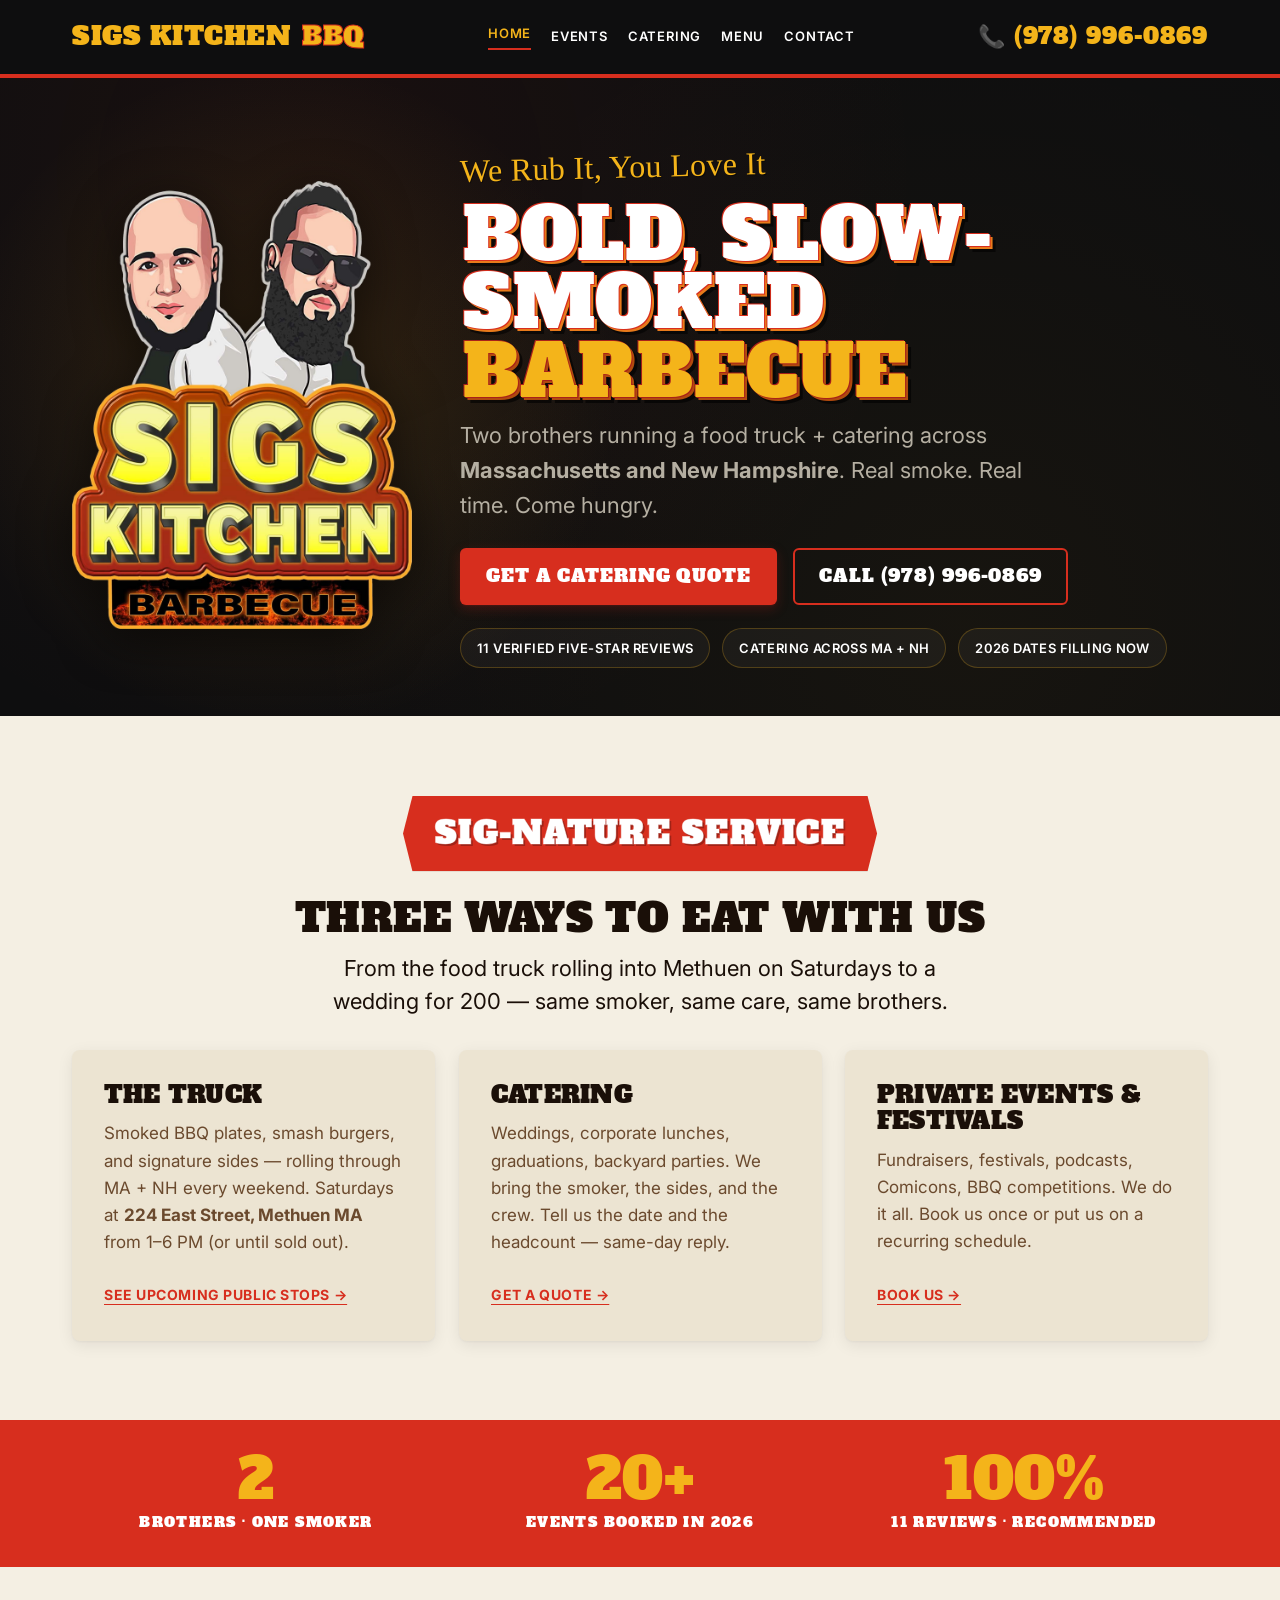
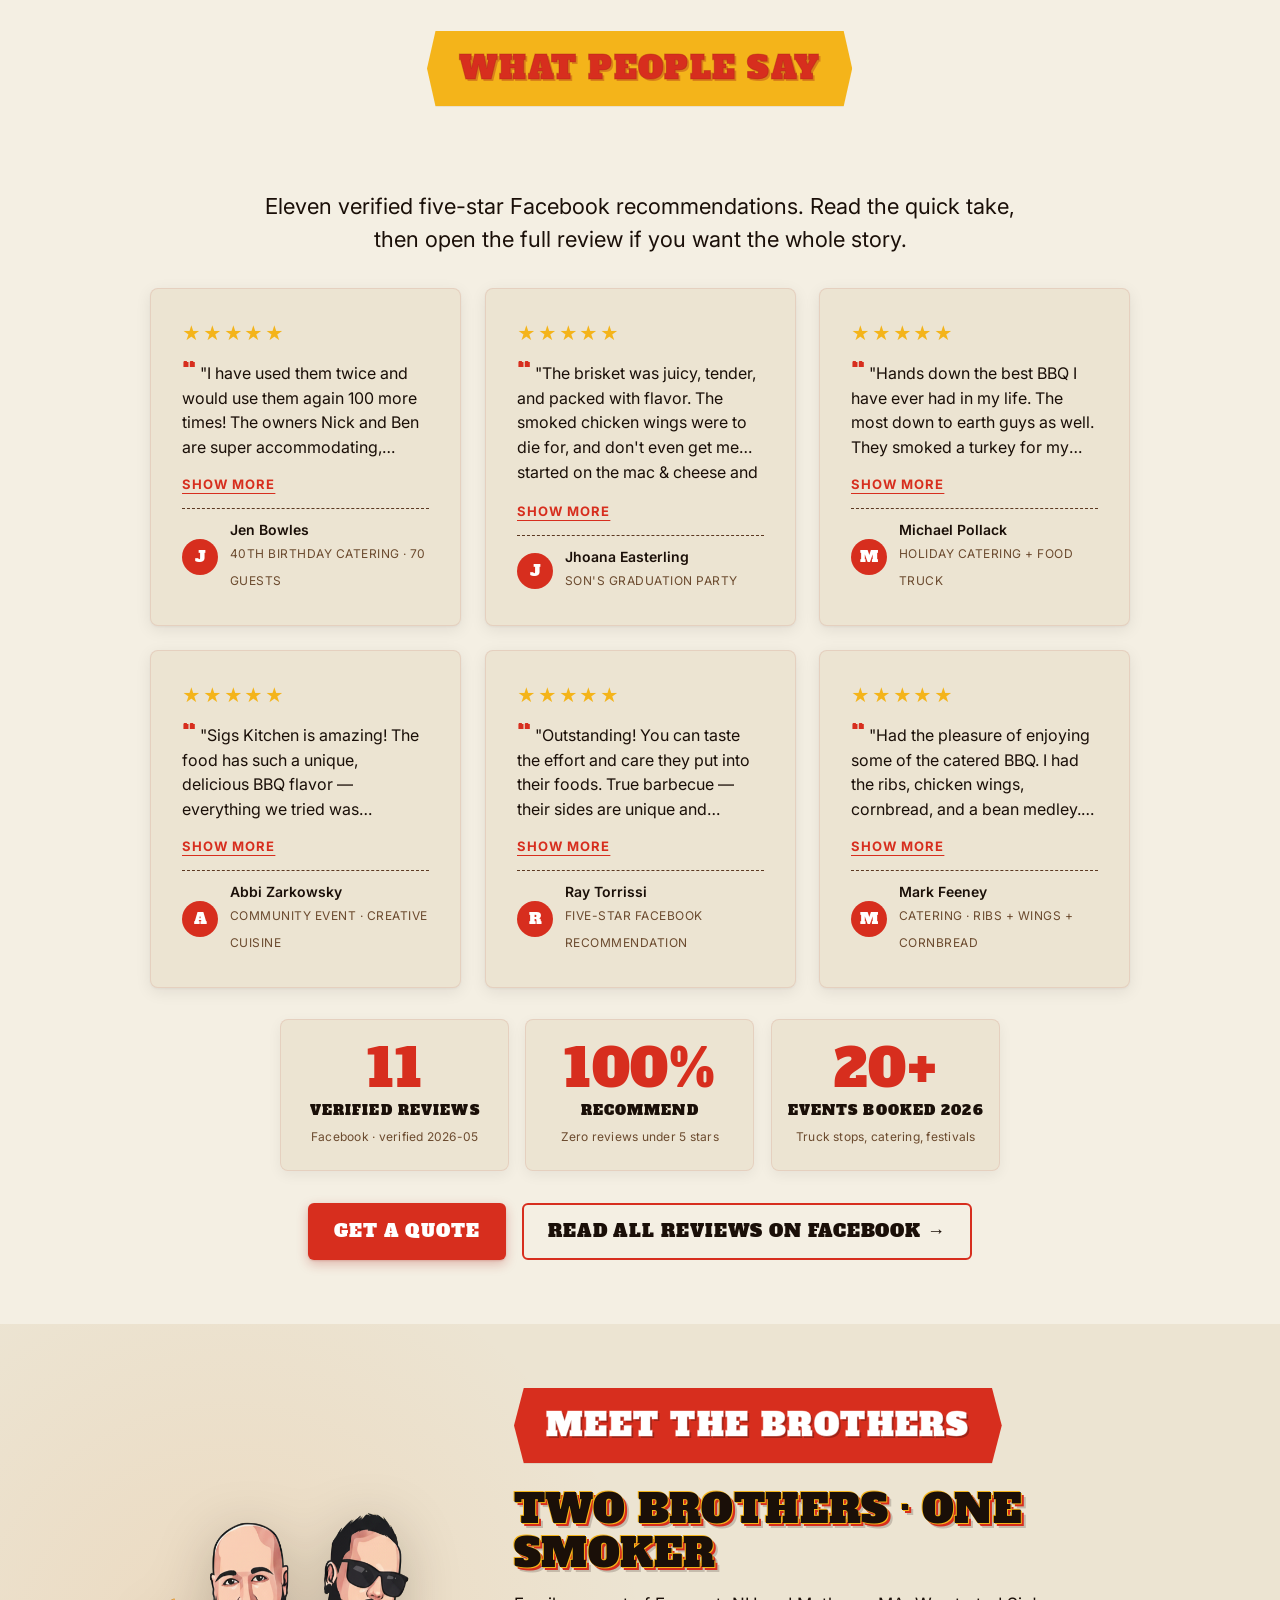
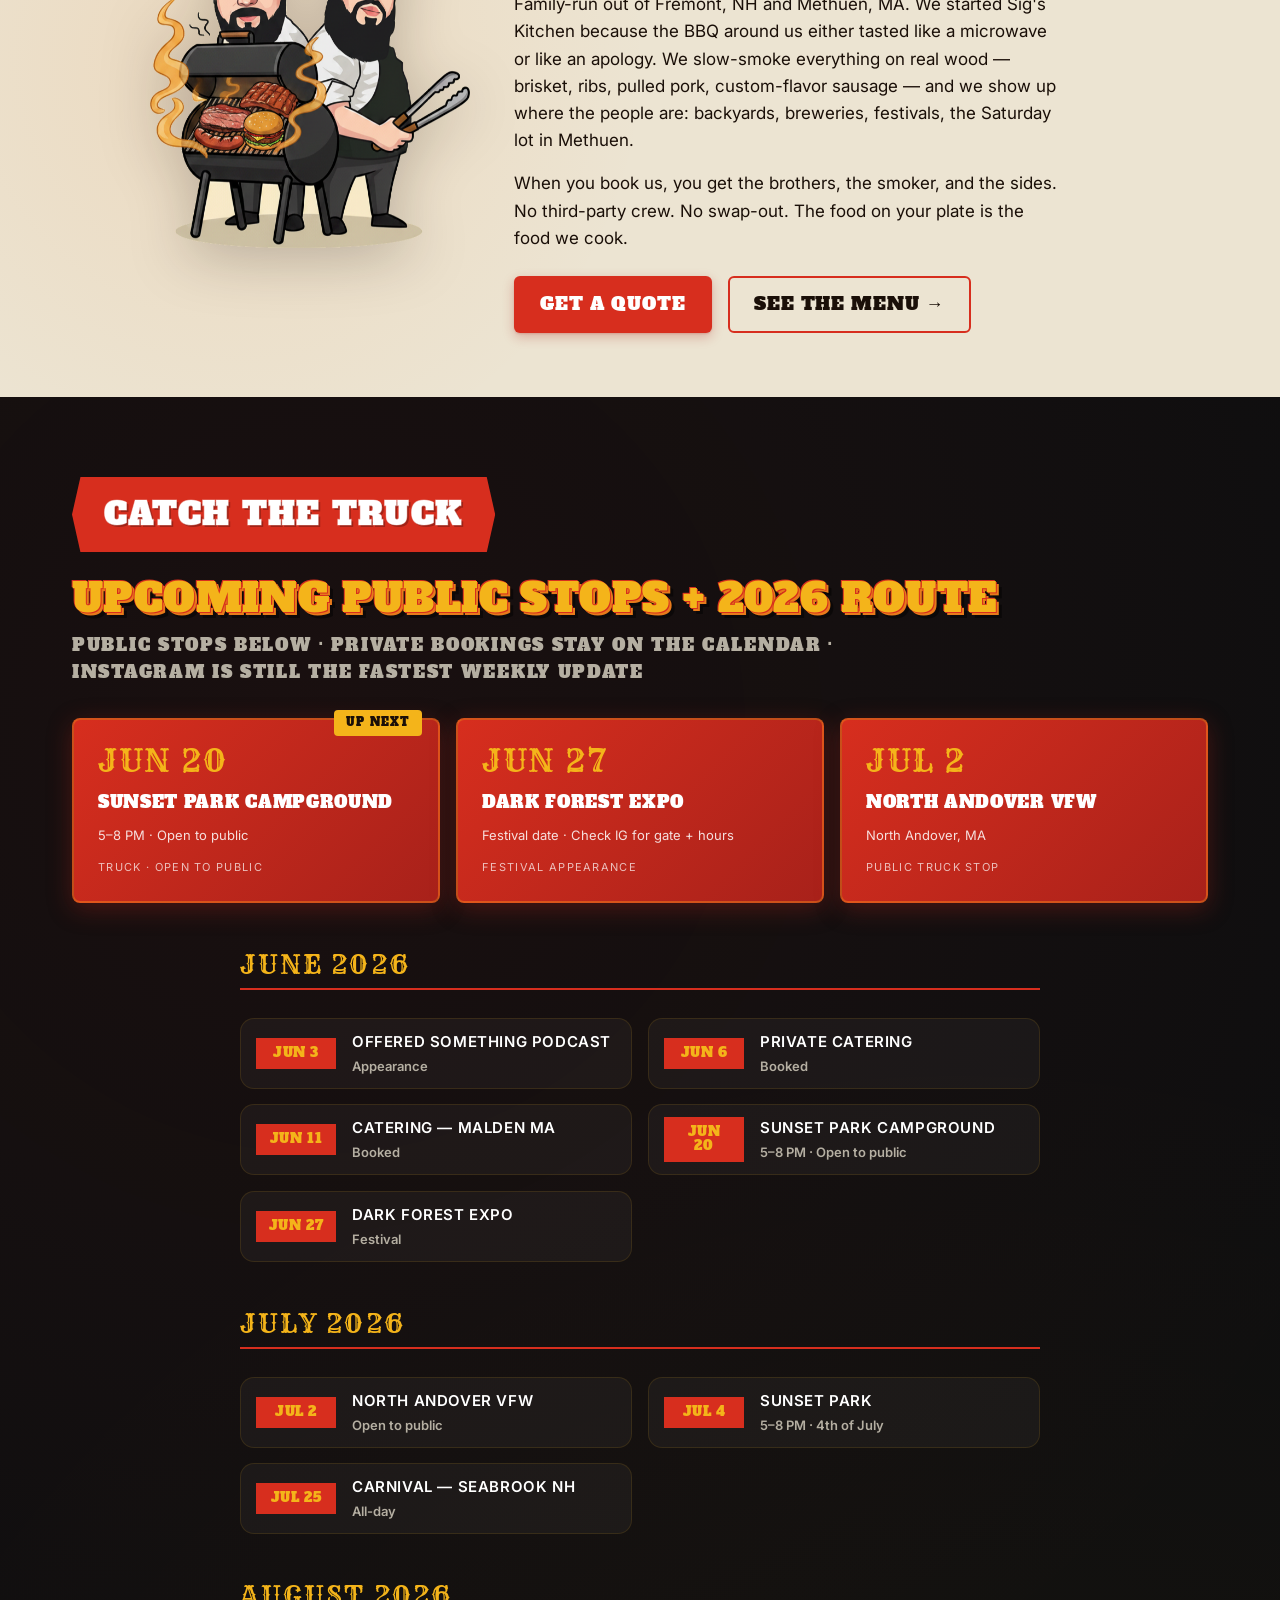
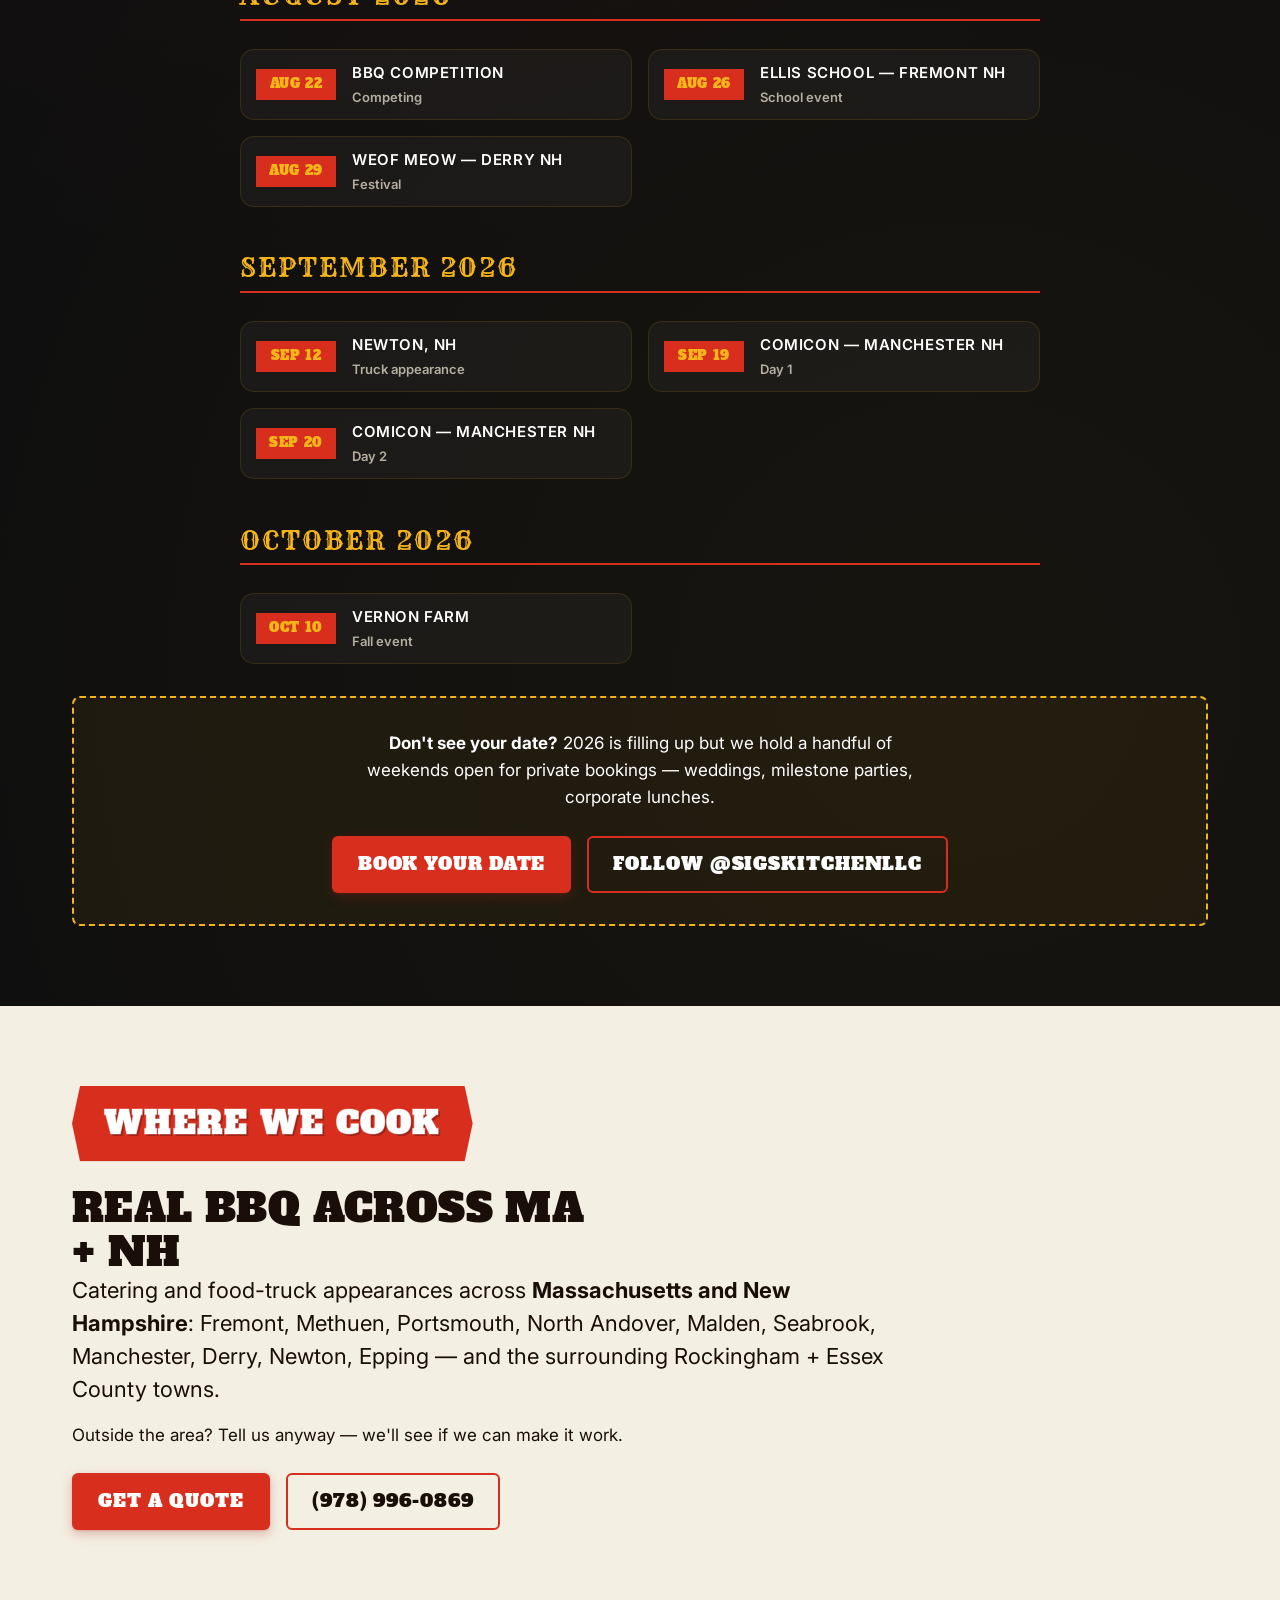
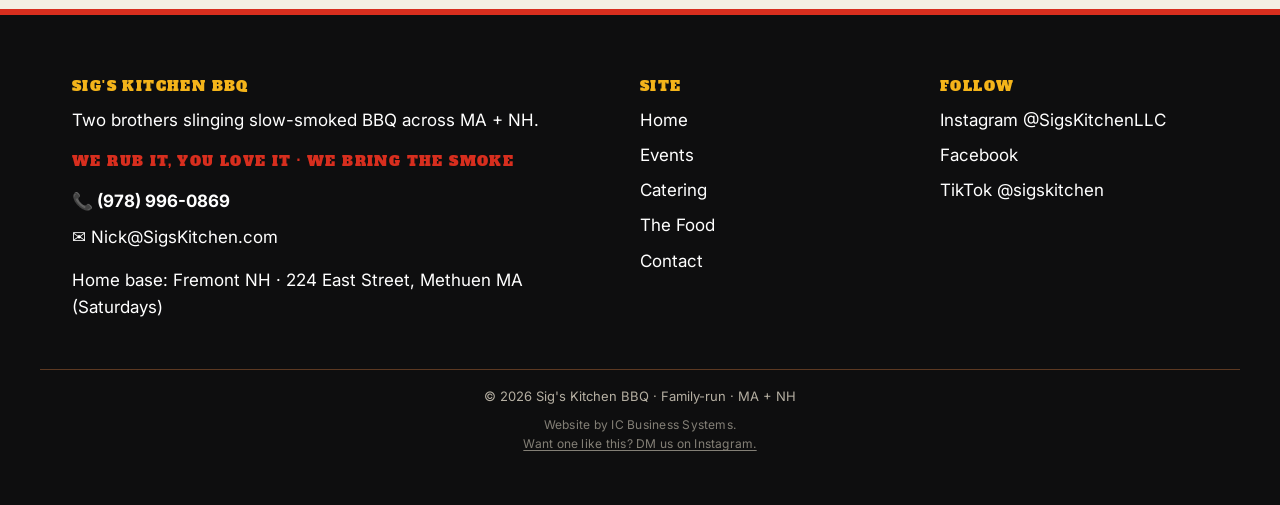
<file: index.html>
<!doctype html>
<html lang="en">
<head>
  <meta charset="utf-8">
  <meta name="viewport" content="width=device-width, initial-scale=1, viewport-fit=cover">
  <meta name="theme-color" content="#0E0E0F">
  <title>Sig's Kitchen BBQ — Slow-Smoked BBQ Food Truck & Catering · Fremont, NH + Methuen, MA</title>
  <meta name="description" content="Slow-smoked BBQ food truck and catering by two brothers out of Fremont, NH + Methuen, MA. Real wood, real smoke. Get a catering quote or follow upcoming public stops across Massachusetts and New Hampshire.">
  <meta name="brand-slug" content="sigs-kitchen-americana-festival">
  <meta property="og:title" content="Sig's Kitchen BBQ — Slow-Smoked BBQ, Two Brothers, MA + NH">
  <meta property="og:description" content="We Rub It, You Love It. Food truck + catering. Get a quote or follow upcoming public stops.">
  <meta property="og:site_name" content="Sig's Kitchen BBQ">
  <meta property="og:image" content="https://sigskitchen.com/img/og-image-2026-06.jpg?v=2">
  <meta property="og:image:width" content="1200">
  <meta property="og:image:height" content="630">
  <meta property="og:image:type" content="image/jpeg">
  <meta property="og:image:alt" content="Sig's Kitchen Barbecue logo — Nick and Ben above the SIGS KITCHEN BARBECUE wordmark">
  <meta property="og:type" content="restaurant.restaurant">
  <meta property="og:url" content="https://sigskitchen.com/facebook-share.html">
  <meta name="twitter:card" content="summary_large_image">
  <meta name="twitter:image" content="https://sigskitchen.com/img/og-image-2026-06.jpg?v=2">
  <link rel="icon" href="/favicon.ico?v=2" sizes="any">
  <link rel="icon" type="image/png" sizes="192x192" href="/favicon-192.png?v=2">
  <link rel="apple-touch-icon" href="/apple-touch-icon.png?v=2">
  <link rel="manifest" href="/site.webmanifest?v=2">
  <link rel="canonical" href="https://sigskitchen.com/">
  <link rel="preconnect" href="https://fonts.googleapis.com">
  <link rel="preconnect" href="https://fonts.gstatic.com" crossorigin>
  <link rel="stylesheet" href="https://fonts.googleapis.com/css2?family=Alfa+Slab+One&family=Inter:wght@400;500;600;700&family=Permanent+Marker&family=Rye&display=swap">
  <link rel="stylesheet" href="styles.css?v=10">
  <script type="application/ld+json">
  {
    "@context": "https://schema.org",
    "@type": ["Restaurant","Caterer","FoodEstablishment"],
    "@id": "https://sigskitchen.com/#business",
    "name": "Sig's Kitchen BBQ",
    "alternateName": "Sigs Kitchen BBQ",
    "url": "https://sigskitchen.com/",
    "telephone": "+1-978-996-0869",
    "email": "Nick@SigsKitchen.com",
    "priceRange": "$$",
    "servesCuisine": "American (Barbecue)",
    "image": "https://sigskitchen.com/img/og-image-2026-06.jpg",
    "description": "Slow-smoked BBQ food truck and catering by two brothers serving Massachusetts and New Hampshire.",
    "address": [
      { "@type": "PostalAddress", "addressLocality": "Fremont", "addressRegion": "NH", "addressCountry": "US" },
      { "@type": "PostalAddress", "streetAddress": "224 East Street", "addressLocality": "Methuen", "addressRegion": "MA", "addressCountry": "US" }
    ],
    "areaServed": [
      {"@type":"City","name":"Fremont, NH"},
      {"@type":"City","name":"Methuen, MA"},
      {"@type":"City","name":"Portsmouth, NH"},
      {"@type":"City","name":"North Andover, MA"},
      {"@type":"City","name":"Malden, MA"},
      {"@type":"City","name":"Manchester, NH"},
      {"@type":"City","name":"Derry, NH"},
      {"@type":"City","name":"Epping, NH"},
      {"@type":"City","name":"Seabrook, NH"},
      {"@type":"State","name":"New Hampshire"},
      {"@type":"State","name":"Massachusetts"}
    ],
    "sameAs": [
      "https://www.facebook.com/p/Sigs-Kitchen-BBQ-61572174508141/",
      "https://www.instagram.com/SigsKitchenLLC/",
      "https://www.tiktok.com/@sigskitchen"
    ],
    "aggregateRating": {
      "@type": "AggregateRating",
      "ratingValue": "5",
      "reviewCount": "11",
      "bestRating": "5",
      "worstRating": "1"
    }
  }
  </script>
  <script type="application/ld+json">
  {
    "@context": "https://schema.org",
    "@type": "WebSite",
    "name": "Sig's Kitchen BBQ",
    "alternateName": "Sigs Kitchen BBQ",
    "url": "https://sigskitchen.com/"
  }
  </script>
  <script defer src="js/polish.js?v=10"></script>
</head>
<body>

<!-- HEADER -->
<header class="site-header">
  <div class="container site-header__inner">
    <a class="site-header__brand" href="index.html" aria-label="Sig's Kitchen BBQ home">
      <span>SIGS KITCHEN</span><span class="outline">BBQ</span>
    </a>
    <button class="site-nav__toggle" aria-controls="site-nav" aria-expanded="false" aria-label="Open menu" type="button">
      <span></span><span></span><span></span>
    </button>
    <nav class="site-nav" id="site-nav" aria-label="Main">
      <a href="index.html" class="active">Home</a>
      <a href="events.html">Events</a>
      <a href="catering.html">Catering</a>
      <a href="menu.html">Menu</a>
      <a href="contact.html">Contact</a>
    </nav>
    <a class="site-header__phone" href="tel:+19789960869">(978) 996-0869</a>
  </div>
</header>

<!-- HERO (split layout — art beside copy on desktop, stacked on mobile) -->
<section class="hero hero--split">
  <div class="container">
    <img class="hero--split__art"
         src="img/sigs-kitchen-logo.png?v=4"
         alt="Sig's Kitchen Barbecue — official logo featuring Nick and Ben"
         width="800" height="1052" loading="eager">
    <div class="hero--split__copy">
      <span class="hero__tagline">We Rub It, You Love It</span>
      <h1>Bold, Slow-Smoked <span class="accent">Barbecue</span></h1>
      <p class="hero__subhead">Two brothers running a food truck + catering across <strong>Massachusetts and New Hampshire</strong>. Real smoke. Real time. Come hungry.</p>
      <div class="btn-group">
        <a class="btn btn--primary" href="catering.html#quote">Get a Catering Quote</a>
        <a class="btn btn--ghost-dark" href="tel:+19789960869">Call (978) 996-0869</a>
      </div>
      <ul class="hero-trust-list" aria-label="Quick proof points">
        <li>11 verified five-star reviews</li>
        <li>Catering across MA + NH</li>
        <li>2026 dates filling now</li>
      </ul>
    </div>
  </div>
</section>

<!-- SERVICE MIX -->
<section class="service-mix">
  <div class="container">
    <span class="ribbon">Sig-Nature Service</span>
    <h2 style="margin-bottom: var(--space-2);">Three ways to eat with us</h2>
    <p class="lede muted" style="max-width:46ch; margin:0 auto;">From the food truck rolling into Methuen on Saturdays to a wedding for 200 — same smoker, same care, same brothers.</p>

    <div class="service-mix__grid">
      <article class="service-card">
        <h3>The Truck</h3>
        <p>Smoked BBQ plates, smash burgers, and signature sides — rolling through MA + NH every weekend. Saturdays at <strong>224 East Street, Methuen MA</strong> from 1–6 PM (or until sold out).</p>
        <a href="events.html">See upcoming public stops &rarr;</a>
      </article>
      <article class="service-card">
        <h3>Catering</h3>
        <p>Weddings, corporate lunches, graduations, backyard parties. We bring the smoker, the sides, and the crew. Tell us the date and the headcount — same-day reply.</p>
        <a href="catering.html#quote">Get a quote →</a>
      </article>
      <article class="service-card">
        <h3>Private Events & Festivals</h3>
        <p>Fundraisers, festivals, podcasts, Comicons, BBQ competitions. We do it all. Book us once or put us on a recurring schedule.</p>
        <a href="catering.html#quote">Book us →</a>
      </article>
    </div>
  </div>
</section>

<!-- TRUST STRIP -->
<section class="trust-strip">
  <div class="container">
    <div class="trust-strip__grid">
      <div class="trust-item">
        <span class="trust-item__num">2</span>
        <span class="trust-item__label">Brothers · One Smoker</span>
      </div>
      <div class="trust-item">
        <span class="trust-item__num">20+</span>
        <span class="trust-item__label">Events booked in 2026</span>
      </div>
      <div class="trust-item">
        <span class="trust-item__num">100%</span>
        <span class="trust-item__label">11 reviews · Recommended</span>
      </div>
    </div>
  </div>
</section>

<!-- PROOF — 3 verbatim Facebook recommendation quotes, real names, real
     events. Pulled directly from the 11 verified five-star reviews. Stat
     strip + "Read All" CTA still surface the aggregate below. -->
<section class="proof-section">
  <div class="container">
    <span class="ribbon ribbon--yellow">What People Say</span>
    <h2 style="margin-bottom: var(--space-3);">Real Smoke · Real Reviews · Real People</h2>
    <p class="lede" style="max-width:54ch; margin:0 auto;">Eleven verified five-star Facebook recommendations. Read the quick take, then open the full review if you want the whole story.</p>

    <div class="proof-grid proof-grid--expandable proof-grid--home">
      <article class="proof-card">
        <div class="proof-card__stars" role="img" aria-label="Five star rating">★★★★★</div>
        <p class="proof-card__quote">"I have used them twice and would use them again 100 more times! The owners Nick and Ben are super accommodating, hilarious and truly put love into their food. We used them as catering for a big 40th birthday party for about 70 people and everyone couldn't stop talking about the smoked meat, Mac &amp; Cheese and pickles!"</p>
        <button class="proof-card__toggle" type="button" aria-expanded="false" hidden>Show more</button>
        <div class="proof-card__attribution">
          <span class="proof-card__avatar" aria-hidden="true">J</span>
          <span>
            <span class="proof-card__name">Jen Bowles</span>
            <span class="proof-card__source">40th birthday catering · 70 guests</span>
          </span>
        </div>
      </article>

      <article class="proof-card">
        <div class="proof-card__stars" role="img" aria-label="Five star rating">★★★★★</div>
        <p class="proof-card__quote">"The brisket was juicy, tender, and packed with flavor. The smoked chicken wings were to die for, and don't even get me started on the mac &amp; cheese and potato salad. From the moment we first reached out, Nick and Ben were amazing to work with."</p>
        <button class="proof-card__toggle" type="button" aria-expanded="false" hidden>Show more</button>
        <div class="proof-card__attribution">
          <span class="proof-card__avatar" aria-hidden="true">J</span>
          <span>
            <span class="proof-card__name">Jhoana Easterling</span>
            <span class="proof-card__source">Son's graduation party</span>
          </span>
        </div>
      </article>

      <article class="proof-card">
        <div class="proof-card__stars" role="img" aria-label="Five star rating">★★★★★</div>
        <p class="proof-card__quote">"Hands down the best BBQ I have ever had in my life. The most down to earth guys as well. They smoked a turkey for my holiday event and the entire family was raving and fighting over the leftovers!"</p>
        <button class="proof-card__toggle" type="button" aria-expanded="false" hidden>Show more</button>
        <div class="proof-card__attribution">
          <span class="proof-card__avatar" aria-hidden="true">M</span>
          <span>
            <span class="proof-card__name">Michael Pollack</span>
            <span class="proof-card__source">Holiday catering + food truck</span>
          </span>
        </div>
      </article>

      <article class="proof-card">
        <div class="proof-card__stars" role="img" aria-label="Five star rating">★★★★★</div>
        <p class="proof-card__quote">"Sigs Kitchen is amazing! The food has such a unique, delicious BBQ flavor — everything we tried was incredible, and the portion sizes are HUGE! On top of that, the team is so kind and wonderful to work with."</p>
        <button class="proof-card__toggle" type="button" aria-expanded="false" hidden>Show more</button>
        <div class="proof-card__attribution">
          <span class="proof-card__avatar" aria-hidden="true">A</span>
          <span>
            <span class="proof-card__name">Abbi Zarkowsky</span>
            <span class="proof-card__source">Community event · creative cuisine</span>
          </span>
        </div>
      </article>

      <article class="proof-card">
        <div class="proof-card__stars" role="img" aria-label="Five star rating">★★★★★</div>
        <p class="proof-card__quote">"Outstanding! You can taste the effort and care they put into their foods. True barbecue — their sides are unique and perfect as well."</p>
        <button class="proof-card__toggle" type="button" aria-expanded="false" hidden>Show more</button>
        <div class="proof-card__attribution">
          <span class="proof-card__avatar" aria-hidden="true">R</span>
          <span>
            <span class="proof-card__name">Ray Torrissi</span>
            <span class="proof-card__source">Five-star Facebook recommendation</span>
          </span>
        </div>
      </article>

      <article class="proof-card">
        <div class="proof-card__stars" role="img" aria-label="Five star rating">★★★★★</div>
        <p class="proof-card__quote">"Had the pleasure of enjoying some of the catered BBQ. I had the ribs, chicken wings, cornbread, and a bean medley. These guys can COOK. The chicken wing skin was crisp with juicy meats. The ribs fell off the bone."</p>
        <button class="proof-card__toggle" type="button" aria-expanded="false" hidden>Show more</button>
        <div class="proof-card__attribution">
          <span class="proof-card__avatar" aria-hidden="true">M</span>
          <span>
            <span class="proof-card__name">Mark Feeney</span>
            <span class="proof-card__source">Catering · ribs + wings + cornbread</span>
          </span>
        </div>
      </article>
    </div>

    <!-- 3-card stat grid — equal width on desktop, clean stack on mobile. -->
    <div class="proof-stats-grid" role="group" aria-label="Sig's Kitchen verified stats">
      <div class="stat-card">
        <span class="stat-card__num" data-count-to="11">11</span>
        <span class="stat-card__label">Verified Reviews</span>
        <span class="stat-card__sub">Facebook · verified 2026-05</span>
      </div>
      <div class="stat-card">
        <span class="stat-card__num" data-count-to="100" data-count-suffix="%">100%</span>
        <span class="stat-card__label">Recommend</span>
        <span class="stat-card__sub">Zero reviews under 5 stars</span>
      </div>
      <div class="stat-card">
        <span class="stat-card__num" data-count-to="20" data-count-suffix="+">20+</span>
        <span class="stat-card__label">Events Booked 2026</span>
        <span class="stat-card__sub">Truck stops, catering, festivals</span>
      </div>
    </div>

    <div class="btn-group btn-group--center">
      <a class="btn btn--primary" href="catering.html#quote">Get a Quote</a>
      <a class="btn btn--ghost-cream" href="https://www.facebook.com/p/Sigs-Kitchen-BBQ-61572174508141/" rel="noopener" target="_blank">Read All Reviews on Facebook →</a>
    </div>
  </div>
</section>

<!-- ABOUT MINI — face + story beat -->
<section class="about-mini">
  <div class="container">
    <div class="about-mini__inner">
      <img class="about-mini__art"
           src="img/brothers-smoker.png?v=4"
           alt="The Sig's Kitchen brothers working at the smoker"
           width="320" height="320" loading="lazy">
      <div class="about-mini__copy">
        <span class="ribbon">Meet the Brothers</span>
        <h2>Two Brothers · One Smoker</h2>
        <p>Family-run out of Fremont, NH and Methuen, MA. We started Sig's Kitchen because the BBQ around us either tasted like a microwave or like an apology. We slow-smoke everything on real wood — brisket, ribs, pulled pork, custom-flavor sausage — and we show up where the people are: backyards, breweries, festivals, the Saturday lot in Methuen.</p>
        <p>When you book us, you get the brothers, the smoker, and the sides. No third-party crew. No swap-out. The food on your plate is the food we cook.</p>
        <div class="btn-group">
          <a class="btn btn--primary" href="catering.html#quote">Get a Quote</a>
          <a class="btn btn--ghost-cream" href="menu.html">See the Menu →</a>
        </div>
      </div>
    </div>
  </div>
</section>

<!-- 2026 SCHEDULE — Catch the Truck (3 next-stop hero cards + month-grouped grid + inline CTA) -->
<section class="schedule schedule--enhanced" id="schedule">
  <div class="container">
    <span class="ribbon">Catch the Truck</span>
    <h2>Upcoming Public Stops + 2026 Route</h2>
    <p class="schedule__subhead">Public stops below · private bookings stay on the calendar · Instagram is still the fastest weekly update</p>

    <!-- NEXT 3 STOPS — hero cards -->
    <div class="schedule__hero" aria-label="Next three stops">
      <article class="next-stop-card">
        <span class="next-stop-card__badge">Up Next</span>
        <span class="next-stop-card__date">JUN 20</span>
        <span class="next-stop-card__where">Sunset Park Campground</span>
        <span class="next-stop-card__time">5–8 PM · Open to public</span>
        <span class="next-stop-card__type">Truck · Open to public</span>
      </article>
      <article class="next-stop-card">
        <span class="next-stop-card__date">JUN 27</span>
        <span class="next-stop-card__where">Dark Forest Expo</span>
        <span class="next-stop-card__time">Festival date · Check IG for gate + hours</span>
        <span class="next-stop-card__type">Festival appearance</span>
      </article>
      <article class="next-stop-card">
        <span class="next-stop-card__date">JUL 2</span>
        <span class="next-stop-card__where">North Andover VFW</span>
        <span class="next-stop-card__time">North Andover, MA</span>
        <span class="next-stop-card__type">Public truck stop</span>
      </article>
    </div>

    <!-- FULL ROUTE — month-grouped -->
    <div class="schedule__list" aria-label="Full 2026 route">
      <h3 class="schedule__month-header">June 2026</h3>
      <div class="schedule__item"><span class="schedule__date">JUN 3</span><span class="schedule__where">Offered Something Podcast<span class="schedule__time">Appearance</span></span></div>
      <div class="schedule__item"><span class="schedule__date">JUN 6</span><span class="schedule__where">Private Catering<span class="schedule__time">Booked</span></span></div>
      <div class="schedule__item"><span class="schedule__date">JUN 11</span><span class="schedule__where">Catering — Malden MA<span class="schedule__time">Booked</span></span></div>
      <div class="schedule__item"><span class="schedule__date">JUN 20</span><span class="schedule__where">Sunset Park Campground<span class="schedule__time">5–8 PM · Open to public</span></span></div>
      <div class="schedule__item"><span class="schedule__date">JUN 27</span><span class="schedule__where">Dark Forest Expo<span class="schedule__time">Festival</span></span></div>

      <h3 class="schedule__month-header">July 2026</h3>
      <div class="schedule__item"><span class="schedule__date">JUL 2</span><span class="schedule__where">North Andover VFW<span class="schedule__time">Open to public</span></span></div>
      <div class="schedule__item"><span class="schedule__date">JUL 4</span><span class="schedule__where">Sunset Park<span class="schedule__time">5–8 PM · 4th of July</span></span></div>
      <div class="schedule__item"><span class="schedule__date">JUL 25</span><span class="schedule__where">Carnival — Seabrook NH<span class="schedule__time">All-day</span></span></div>

      <h3 class="schedule__month-header">August 2026</h3>
      <div class="schedule__item"><span class="schedule__date">AUG 22</span><span class="schedule__where">BBQ Competition<span class="schedule__time">Competing</span></span></div>
      <div class="schedule__item"><span class="schedule__date">AUG 26</span><span class="schedule__where">Ellis School — Fremont NH<span class="schedule__time">School event</span></span></div>
      <div class="schedule__item"><span class="schedule__date">AUG 29</span><span class="schedule__where">WEOF Meow — Derry NH<span class="schedule__time">Festival</span></span></div>

      <h3 class="schedule__month-header">September 2026</h3>
      <div class="schedule__item"><span class="schedule__date">SEP 12</span><span class="schedule__where">Newton, NH<span class="schedule__time">Truck appearance</span></span></div>
      <div class="schedule__item"><span class="schedule__date">SEP 19</span><span class="schedule__where">Comicon — Manchester NH<span class="schedule__time">Day 1</span></span></div>
      <div class="schedule__item"><span class="schedule__date">SEP 20</span><span class="schedule__where">Comicon — Manchester NH<span class="schedule__time">Day 2</span></span></div>

      <h3 class="schedule__month-header">October 2026</h3>
      <div class="schedule__item"><span class="schedule__date">OCT 10</span><span class="schedule__where">Vernon Farm<span class="schedule__time">Fall event</span></span></div>
    </div>

    <!-- INLINE CTA inside the schedule block -->
    <div class="schedule__inline-cta">
      <p><strong>Don't see your date?</strong> 2026 is filling up but we hold a handful of weekends open for private bookings — weddings, milestone parties, corporate lunches.</p>
      <div class="btn-group btn-group--center">
        <a class="btn btn--primary" href="catering.html#quote">Book Your Date</a>
        <a class="btn btn--ghost-dark" href="https://www.instagram.com/SigsKitchenLLC/" rel="noopener" target="_blank">Follow @SigsKitchenLLC</a>
      </div>
    </div>
  </div>
</section>

<!-- SERVICE AREA -->
<section class="surface-cream">
  <div class="container">
    <span class="ribbon">Where We Cook</span>
    <h2 style="max-width:18ch;">Real BBQ across MA + NH</h2>
    <p class="lede">Catering and food-truck appearances across <strong>Massachusetts and New Hampshire</strong>: Fremont, Methuen, Portsmouth, North Andover, Malden, Seabrook, Manchester, Derry, Newton, Epping — and the surrounding Rockingham + Essex County towns.</p>
    <p>Outside the area? Tell us anyway — we'll see if we can make it work.</p>
    <div class="btn-group">
      <a class="btn btn--primary" href="catering.html#quote">Get a Quote</a>
      <a class="btn btn--ghost-cream" href="tel:+19789960869">(978) 996-0869</a>
    </div>
  </div>
</section>

<!-- FOOTER -->
<footer class="site-footer">
  <div class="container site-footer__grid">
    <div>
      <h3>Sig's Kitchen BBQ</h3>
      <p>Two brothers slinging slow-smoked BBQ across MA + NH.</p>
      <p class="tagline">We Rub It, You Love It · We Bring the Smoke</p>
      <p style="margin-top: var(--space-3);">
        <a href="tel:+19789960869"><strong>📞 (978) 996-0869</strong></a>
        <a href="mailto:Nick@SigsKitchen.com">✉ Nick@SigsKitchen.com</a>
      </p>
      <p class="muted">Home base: Fremont NH · 224 East Street, Methuen MA (Saturdays)</p>
    </div>
    <div>
      <h3>Site</h3>
      <a href="index.html">Home</a>
      <a href="events.html">Events</a>
      <a href="catering.html">Catering</a>
      <a href="menu.html">The Food</a>
      <a href="contact.html">Contact</a>
    </div>
    <div>
      <h3>Follow</h3>
      <a href="https://www.instagram.com/SigsKitchenLLC/" target="_blank" rel="noopener">Instagram @SigsKitchenLLC</a>
      <a href="https://www.facebook.com/p/Sigs-Kitchen-BBQ-61572174508141/" target="_blank" rel="noopener">Facebook</a>
      <a href="https://www.tiktok.com/@sigskitchen" target="_blank" rel="noopener">TikTok @sigskitchen</a>
    </div>
  </div>
  <div class="container site-footer__legal">
    © 2026 Sig's Kitchen BBQ · Family-run · MA + NH
  </div>
  <div class="container site-footer__credit">Website by IC Business Systems. <a href="https://www.instagram.com/icbizsystems/" target="_blank" rel="noopener">Want one like this? DM us on Instagram.</a></div>
</footer>

<!-- MOBILE STICKY BAR -->
<nav class="mobile-bar" aria-label="Quick actions">
  <a class="call" href="tel:+19789960869">📞 Call</a>
  <a class="quote" href="catering.html#quote">Get a Quote</a>
</nav>

</body>
</html>
</file>
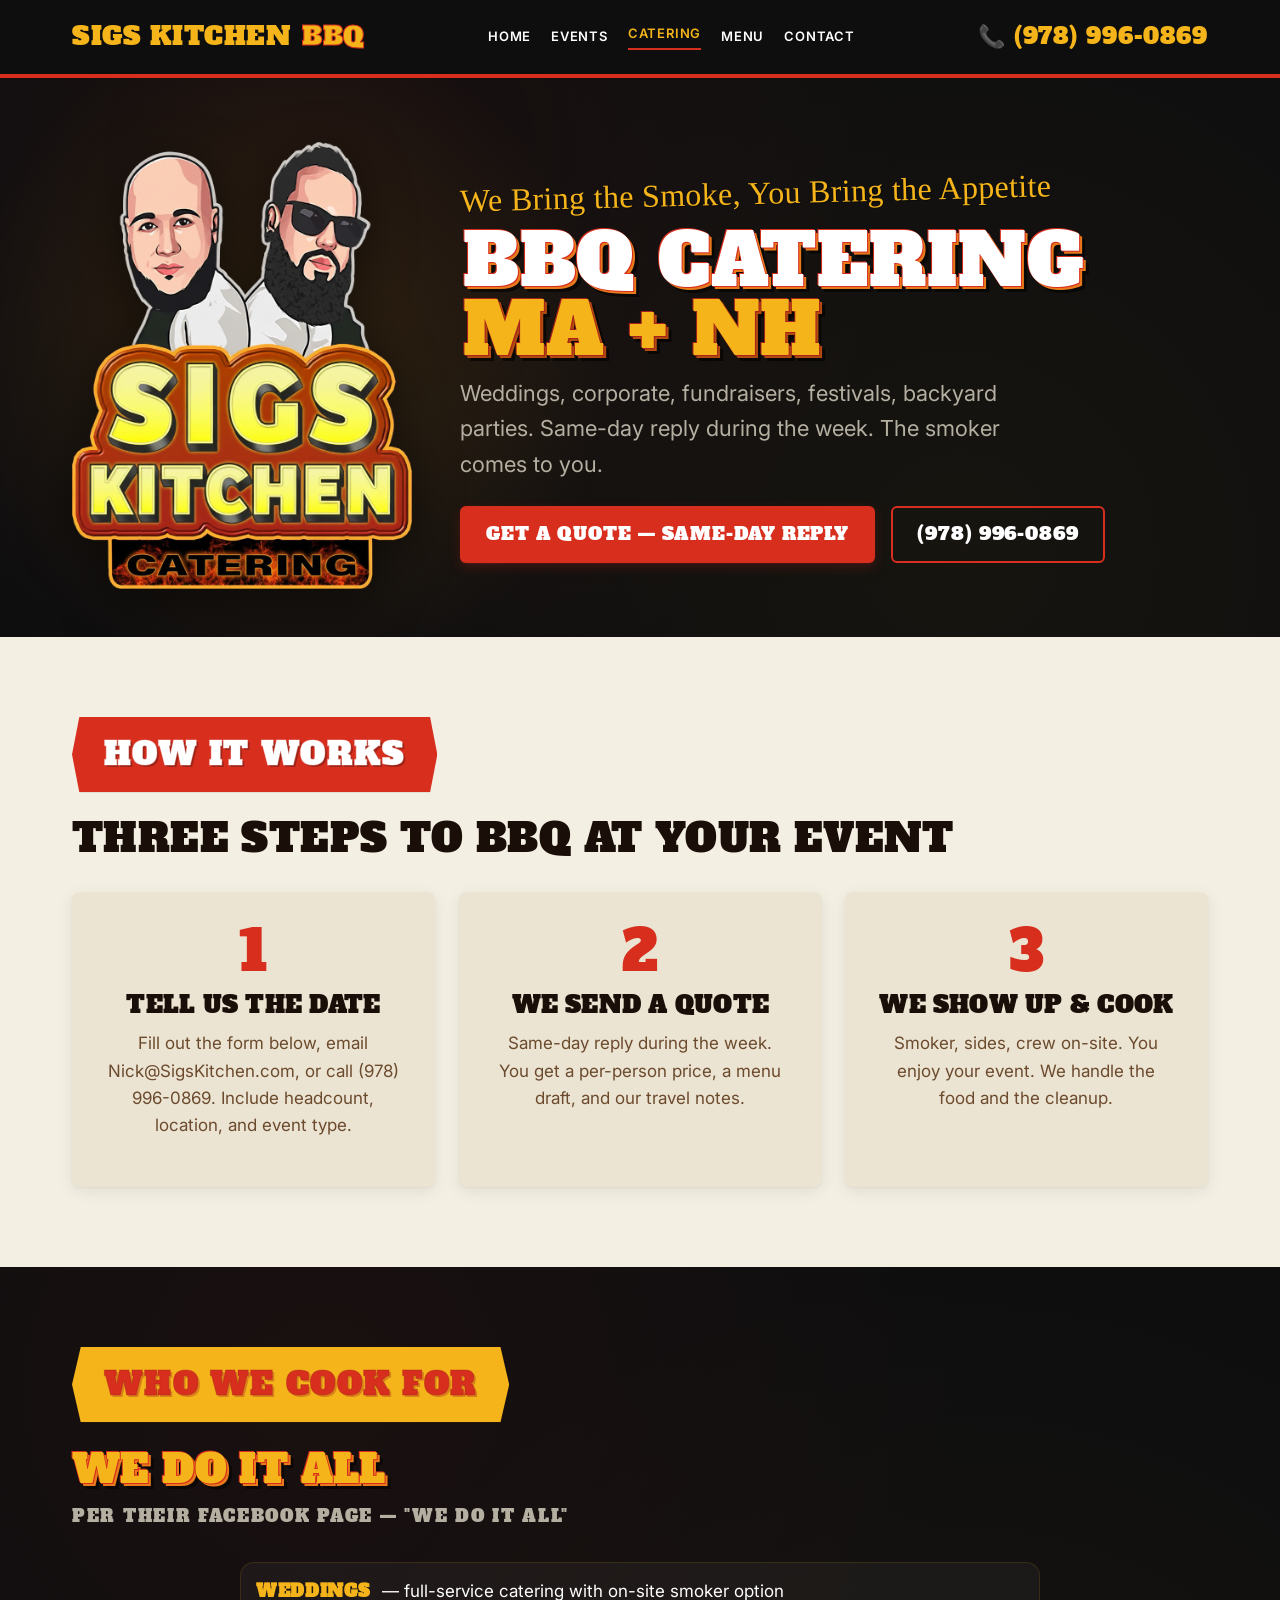
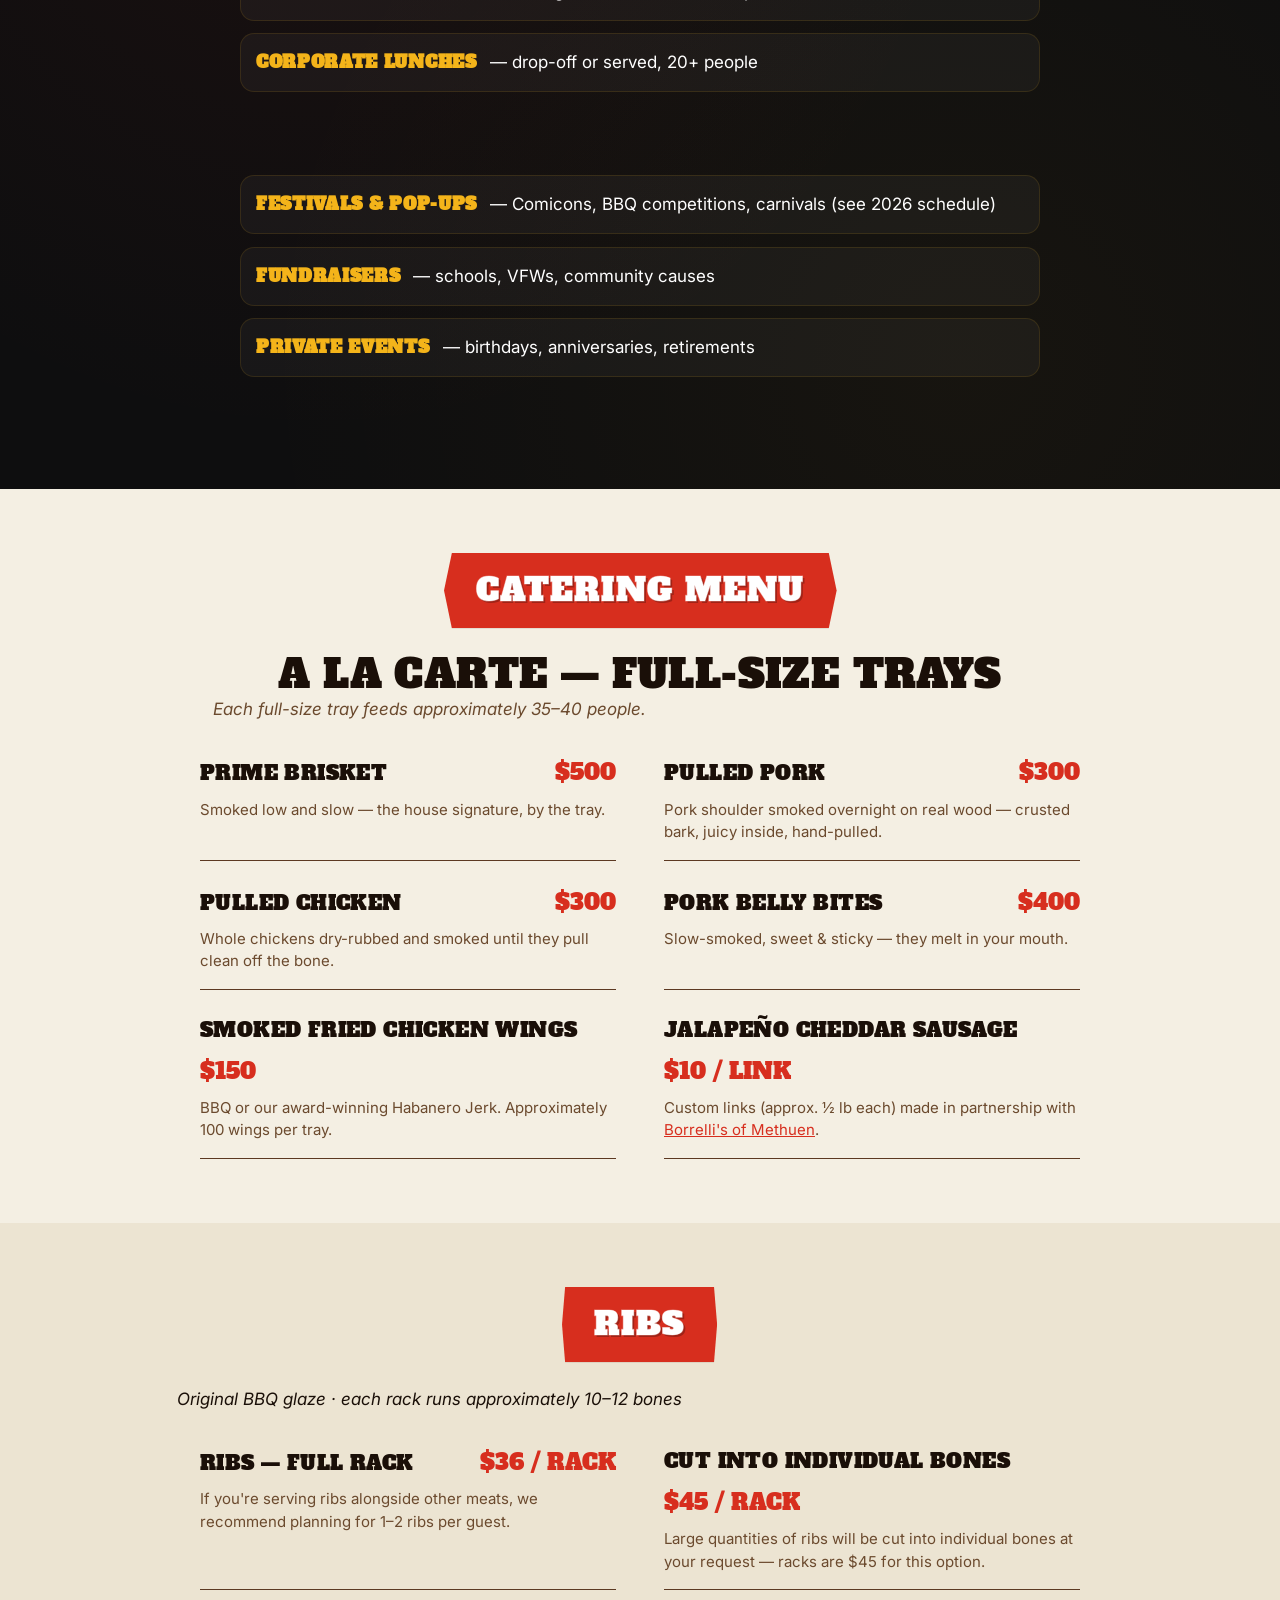
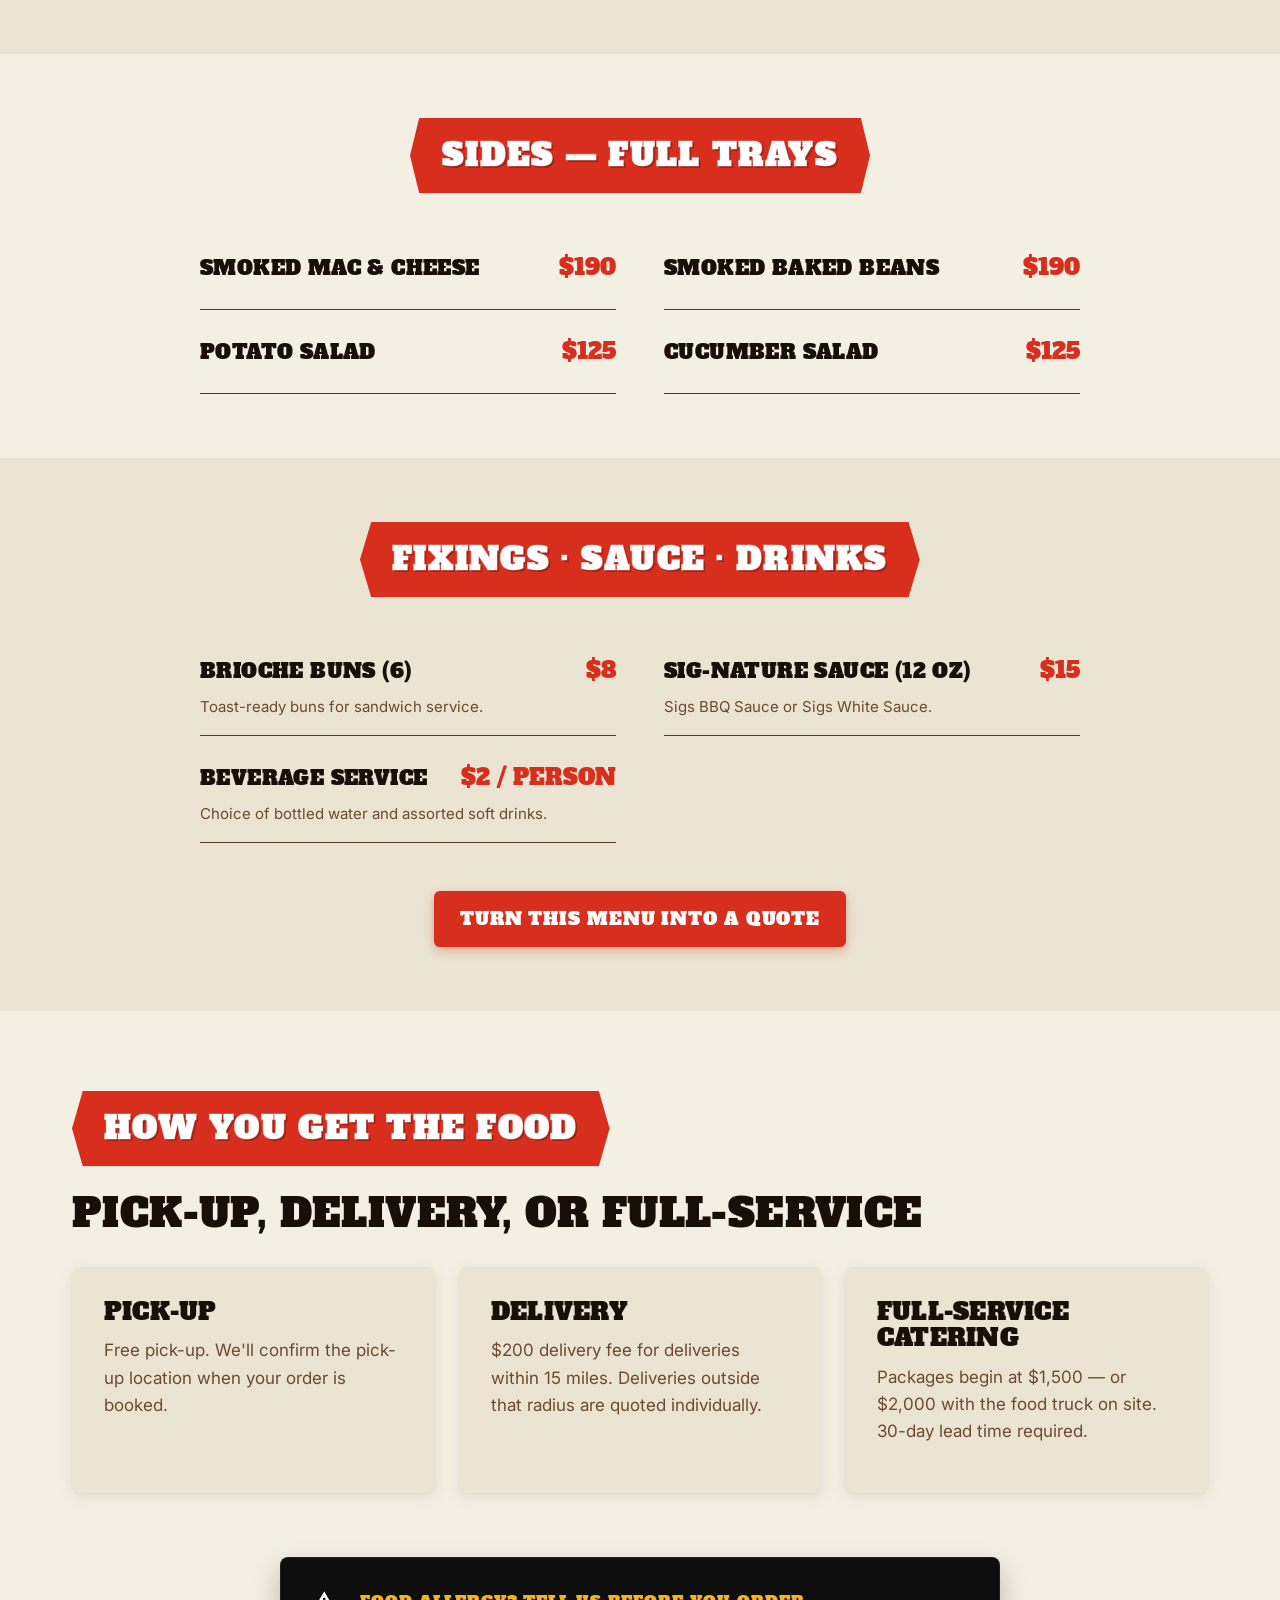
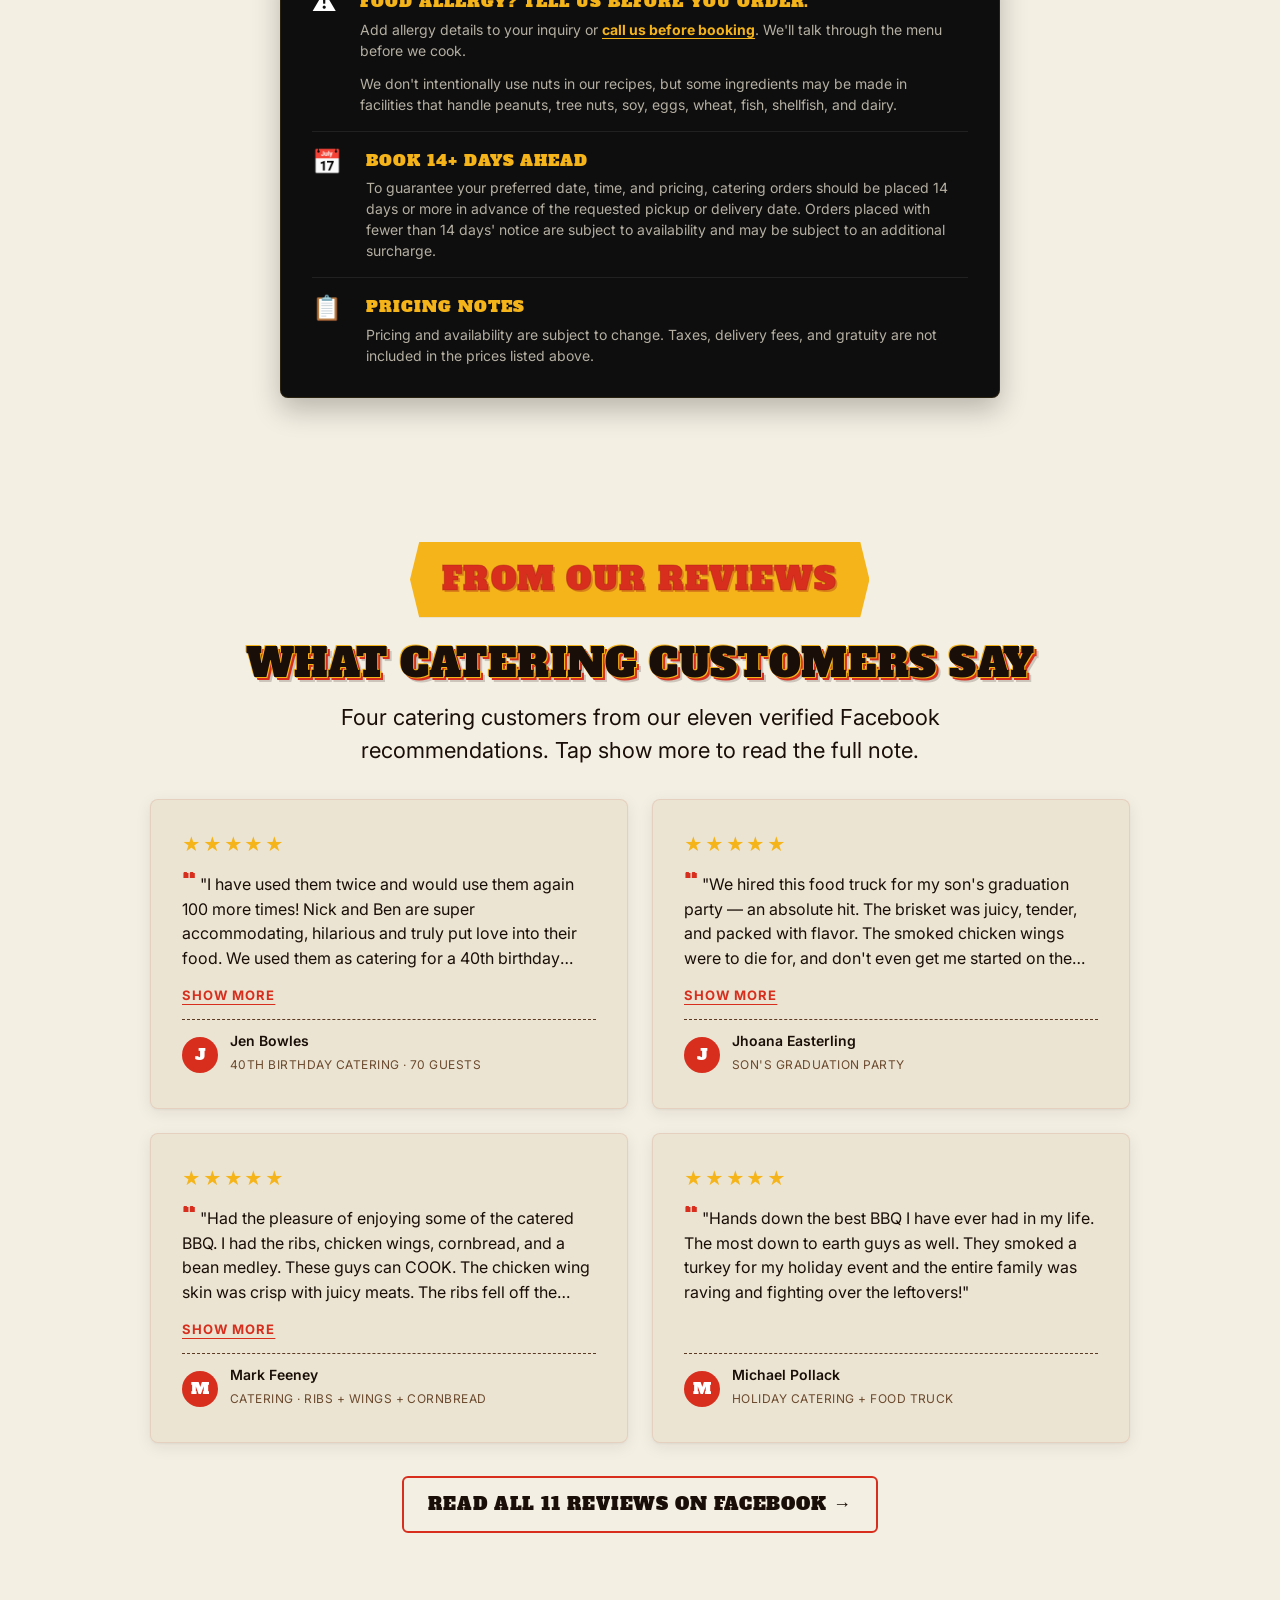
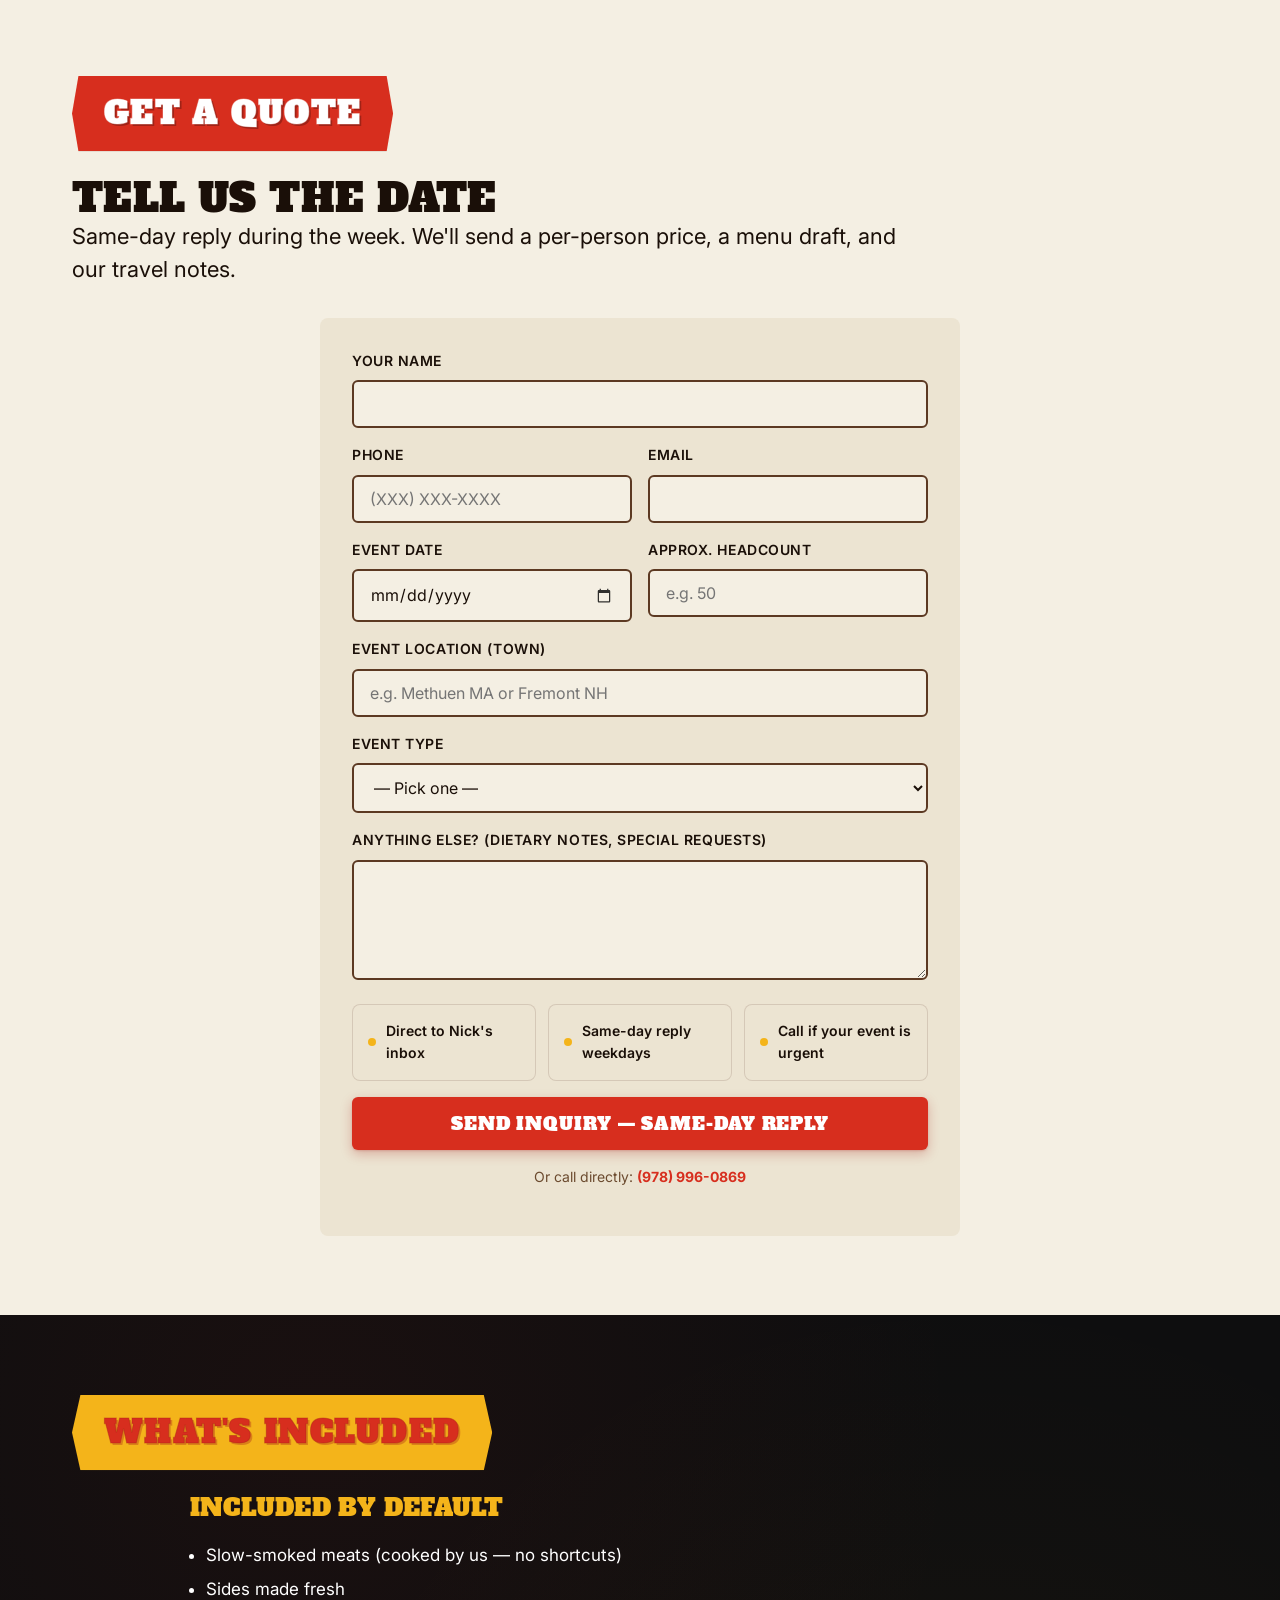
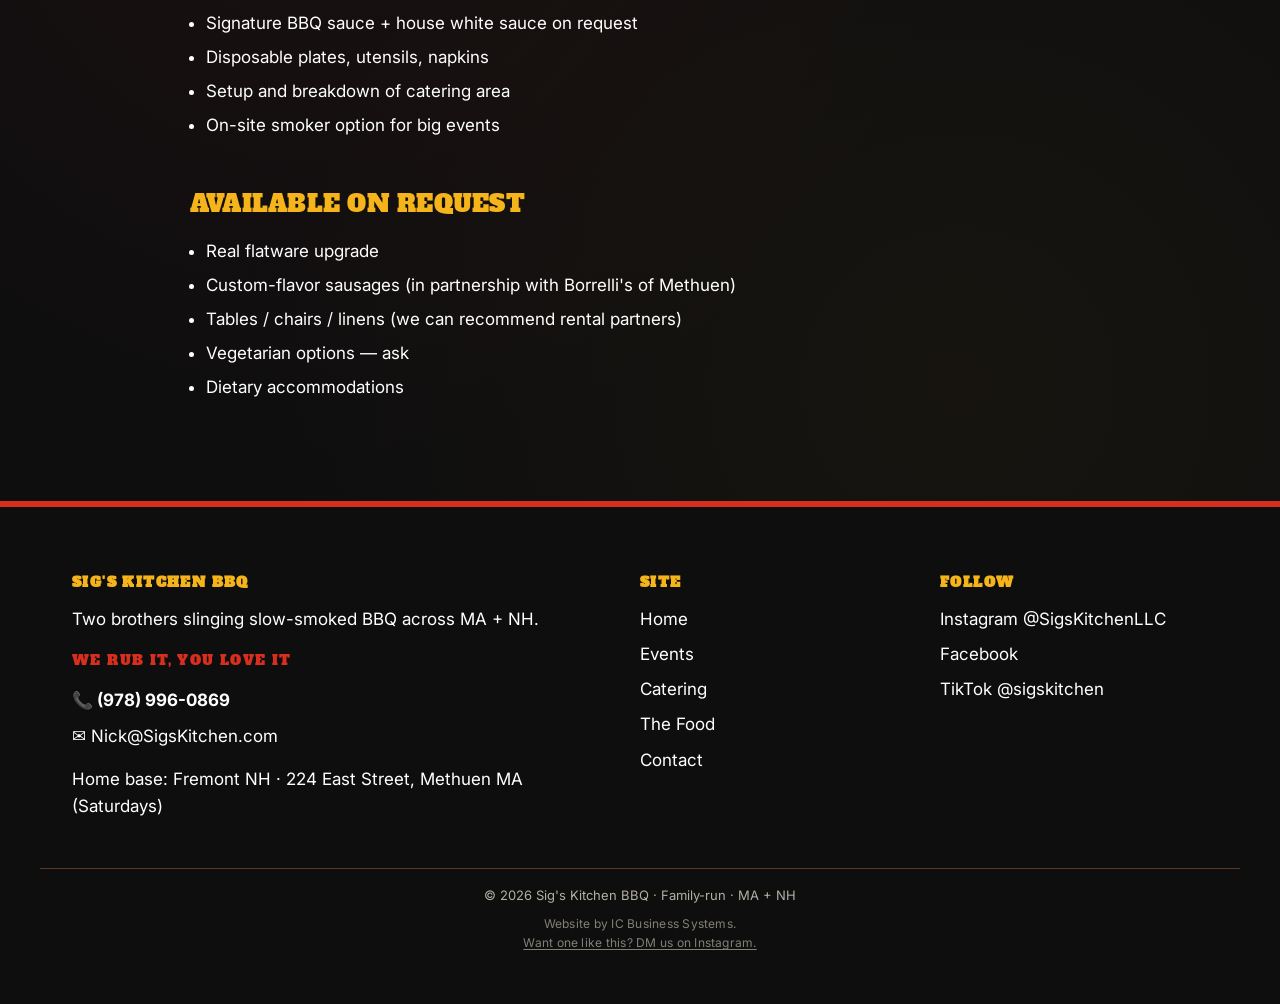
<file: catering.html>
<!doctype html>
<html lang="en">
<head>
  <meta charset="utf-8">
  <meta name="viewport" content="width=device-width, initial-scale=1, viewport-fit=cover">
  <meta name="theme-color" content="#0E0E0F">
  <title>BBQ Catering — Weddings, Corporate, Events · Fremont NH + Methuen MA | Sig's Kitchen BBQ</title>
  <meta name="description" content="Slow-smoked BBQ catering across MA + NH. Full-size trays feeding 35–40, pick-up, delivery, or full-service with the truck on site. Same-day quote: call (978) 996-0869 or email Nick@SigsKitchen.com.">
  <meta name="brand-slug" content="sigs-kitchen-americana-festival">
  <meta property="og:title" content="Sig's Kitchen BBQ Catering — MA + NH">
  <meta property="og:description" content="We bring the smoker, the sides, and the brothers. Tell us the date and the headcount.">
  <meta property="og:site_name" content="Sig's Kitchen BBQ">
  <meta property="og:image" content="https://sigskitchen.com/img/og-image-2026-06.jpg?v=2">
  <meta property="og:image:width" content="1200">
  <meta property="og:image:height" content="630">
  <meta property="og:image:type" content="image/jpeg">
  <meta property="og:image:alt" content="Sig's Kitchen Barbecue logo">
  <meta name="twitter:card" content="summary_large_image">
  <meta name="twitter:image" content="https://sigskitchen.com/img/og-image-2026-06.jpg?v=2">
  <link rel="icon" href="/favicon.ico?v=2" sizes="any">
  <link rel="icon" type="image/png" sizes="192x192" href="/favicon-192.png?v=2">
  <link rel="apple-touch-icon" href="/apple-touch-icon.png?v=2">
  <link rel="manifest" href="/site.webmanifest?v=2">
  <link rel="canonical" href="https://sigskitchen.com/catering.html">
  <link rel="preconnect" href="https://fonts.googleapis.com">
  <link rel="preconnect" href="https://fonts.gstatic.com" crossorigin>
  <link rel="stylesheet" href="https://fonts.googleapis.com/css2?family=Alfa+Slab+One&family=Inter:wght@400;500;600;700&family=Permanent+Marker&family=Rye&display=swap">
  <link rel="stylesheet" href="styles.css?v=11">
  <script type="application/ld+json">
  {
    "@context": "https://schema.org",
    "@type": "CateringService",
    "@id": "https://sigskitchen.com/catering.html#service",
    "name": "Sig's Kitchen BBQ — Catering",
    "provider": { "@id": "https://sigskitchen.com/#business" },
    "url": "https://sigskitchen.com/catering.html",
    "telephone": "+1-978-996-0869",
    "email": "Nick@SigsKitchen.com",
    "areaServed": [
      "Fremont NH","Methuen MA","Portsmouth NH","North Andover MA","Malden MA",
      "Manchester NH","Derry NH","Epping NH","Newton NH","Seabrook NH",
      "Rockingham County NH","Essex County MA"
    ],
    "serviceType": ["Wedding catering","Corporate catering","Festival catering","Private event catering","Fundraiser catering"]
  }
  </script>
  <script defer src="js/polish.js?v=10"></script>
</head>
<body>

<header class="site-header">
  <div class="container site-header__inner">
    <a class="site-header__brand" href="index.html" aria-label="Sig's Kitchen BBQ home">
      <span>SIGS KITCHEN</span><span class="outline">BBQ</span>
    </a>
    <button class="site-nav__toggle" aria-controls="site-nav" aria-expanded="false" aria-label="Open menu" type="button">
      <span></span><span></span><span></span>
    </button>
    <nav class="site-nav" id="site-nav" aria-label="Main">
      <a href="index.html">Home</a>
      <a href="events.html">Events</a>
      <a href="catering.html" class="active">Catering</a>
      <a href="menu.html">Menu</a>
      <a href="contact.html">Contact</a>
    </nav>
    <a class="site-header__phone" href="tel:+19789960869">(978) 996-0869</a>
  </div>
</header>

<!-- HERO (split layout — art + copy side-by-side on desktop) -->
<section class="hero hero--split">
  <div class="container">
    <img class="hero--split__art"
         src="img/sigs-catering-logo.png?v=1"
         alt="Sig's Kitchen Catering — Nick and Ben above the SIGS KITCHEN CATERING wordmark"
         width="800" height="1053" loading="eager">
    <div class="hero--split__copy">
      <span class="hero__tagline">We Bring the Smoke, You Bring the Appetite</span>
      <h1>BBQ Catering<br><span class="accent">MA + NH</span></h1>
      <p class="hero__subhead">Weddings, corporate, fundraisers, festivals, backyard parties. Same-day reply during the week. The smoker comes to you.</p>
      <div class="btn-group">
        <a class="btn btn--primary" href="#quote">Get a Quote — Same-Day Reply</a>
        <a class="btn btn--ghost-dark" href="tel:+19789960869">(978) 996-0869</a>
      </div>
    </div>
  </div>
</section>

<!-- HOW IT WORKS -->
<section class="surface-cream">
  <div class="container">
    <span class="ribbon">How It Works</span>
    <h2>Three steps to BBQ at your event</h2>
    <div class="service-mix__grid" style="margin-top: var(--space-5);">
      <article class="service-card step-card">
        <span class="step-card__num">1</span>
        <h3>Tell us the date</h3>
        <p>Fill out the form below, email Nick@SigsKitchen.com, or call (978) 996-0869. Include headcount, location, and event type.</p>
      </article>
      <article class="service-card step-card">
        <span class="step-card__num">2</span>
        <h3>We send a quote</h3>
        <p>Same-day reply during the week. You get a per-person price, a menu draft, and our travel notes.</p>
      </article>
      <article class="service-card step-card">
        <span class="step-card__num">3</span>
        <h3>We show up & cook</h3>
        <p>Smoker, sides, crew on-site. You enjoy your event. We handle the food and the cleanup.</p>
      </article>
    </div>
  </div>
</section>

<!-- EVENT TYPES -->
<section class="schedule">
  <div class="container">
    <span class="ribbon ribbon--yellow">Who We Cook For</span>
    <h2 style="color:var(--accent-yellow);">We Do It All</h2>
    <p class="schedule__subhead">Per their Facebook page — "WE DO IT ALL"</p>
    <ul class="event-list">
      <li class="event-list__item"><strong>Weddings</strong> — full-service catering with on-site smoker option</li>
      <li class="event-list__item"><strong>Corporate Lunches</strong> — drop-off or served, 20+ people</li>
      <li class="event-list__item"><strong>Graduations & Milestones</strong> — backyard-style, family-friendly</li>
      <li class="event-list__item"><strong>Festivals & Pop-Ups</strong> — Comicons, BBQ competitions, carnivals (see 2026 schedule)</li>
      <li class="event-list__item"><strong>Fundraisers</strong> — schools, VFWs, community causes</li>
      <li class="event-list__item"><strong>Private Events</strong> — birthdays, anniversaries, retirements</li>
    </ul>
  </div>
</section>

<!-- CATERING MENU — A LA CARTE TRAYS -->
<section class="menu-section surface-cream">
  <div class="container">
    <div class="menu-section__header">
      <span class="ribbon">Catering Menu</span>
      <h2>A La Carte — Full-Size Trays</h2>
      <p class="muted" style="font-style:italic;">Each full-size tray feeds approximately 35–40 people.</p>
    </div>

    <div class="menu-grid">
      <article class="menu-item">
        <div class="menu-item__head">
          <span class="menu-item__name">Prime Brisket</span>
          <span class="menu-item__price">$500</span>
        </div>
        <p class="menu-item__desc">Smoked low and slow — the house signature, by the tray.</p>
      </article>
      <article class="menu-item">
        <div class="menu-item__head">
          <span class="menu-item__name">Pulled Pork</span>
          <span class="menu-item__price">$300</span>
        </div>
        <p class="menu-item__desc">Pork shoulder smoked overnight on real wood — crusted bark, juicy inside, hand-pulled.</p>
      </article>
      <article class="menu-item">
        <div class="menu-item__head">
          <span class="menu-item__name">Pulled Chicken</span>
          <span class="menu-item__price">$300</span>
        </div>
        <p class="menu-item__desc">Whole chickens dry-rubbed and smoked until they pull clean off the bone.</p>
      </article>
      <article class="menu-item">
        <div class="menu-item__head">
          <span class="menu-item__name">Pork Belly Bites</span>
          <span class="menu-item__price">$400</span>
        </div>
        <p class="menu-item__desc">Slow-smoked, sweet &amp; sticky — they melt in your mouth.</p>
      </article>
      <article class="menu-item">
        <div class="menu-item__head">
          <span class="menu-item__name">Smoked Fried Chicken Wings</span>
          <span class="menu-item__price">$150</span>
        </div>
        <p class="menu-item__desc">BBQ or our award-winning Habanero Jerk. Approximately 100 wings per tray.</p>
      </article>
      <article class="menu-item">
        <div class="menu-item__head">
          <span class="menu-item__name">Jalapeño Cheddar Sausage</span>
          <span class="menu-item__price">$10 / LINK</span>
        </div>
        <p class="menu-item__desc">Custom links (approx. ½ lb each) made in partnership with <a href="https://borrellisitaliandeli.com/" style="color:var(--accent-red); text-decoration:underline;" rel="noopener" target="_blank">Borrelli's of Methuen</a>.</p>
      </article>
    </div>
  </div>
</section>

<!-- CATERING MENU — RIBS -->
<section class="menu-section surface-cream-deep">
  <div class="container">
    <div class="menu-section__header">
      <span class="ribbon">Ribs</span>
      <p class="muted" style="font-style:italic;">Original BBQ glaze · each rack runs approximately 10–12 bones</p>
    </div>
    <div class="menu-grid">
      <article class="menu-item">
        <div class="menu-item__head">
          <span class="menu-item__name">Ribs — Full Rack</span>
          <span class="menu-item__price">$36 / RACK</span>
        </div>
        <p class="menu-item__desc">If you're serving ribs alongside other meats, we recommend planning for 1–2 ribs per guest.</p>
      </article>
      <article class="menu-item">
        <div class="menu-item__head">
          <span class="menu-item__name">Cut Into Individual Bones</span>
          <span class="menu-item__price">$45 / RACK</span>
        </div>
        <p class="menu-item__desc">Large quantities of ribs will be cut into individual bones at your request — racks are $45 for this option.</p>
      </article>
    </div>
  </div>
</section>

<!-- CATERING MENU — SIDES -->
<section class="menu-section surface-cream">
  <div class="container">
    <div class="menu-section__header">
      <span class="ribbon">Sides — Full Trays</span>
    </div>
    <div class="menu-grid">
      <article class="menu-item">
        <div class="menu-item__head">
          <span class="menu-item__name">Smoked Mac &amp; Cheese</span>
          <span class="menu-item__price">$190</span>
        </div>
      </article>
      <article class="menu-item">
        <div class="menu-item__head">
          <span class="menu-item__name">Smoked Baked Beans</span>
          <span class="menu-item__price">$190</span>
        </div>
      </article>
      <article class="menu-item">
        <div class="menu-item__head">
          <span class="menu-item__name">Potato Salad</span>
          <span class="menu-item__price">$125</span>
        </div>
      </article>
      <article class="menu-item">
        <div class="menu-item__head">
          <span class="menu-item__name">Cucumber Salad</span>
          <span class="menu-item__price">$125</span>
        </div>
      </article>
    </div>
  </div>
</section>

<!-- CATERING MENU — FIXINGS, SAUCE + DRINKS -->
<section class="menu-section surface-cream-deep">
  <div class="container">
    <div class="menu-section__header">
      <span class="ribbon">Fixings · Sauce · Drinks</span>
    </div>
    <div class="menu-grid">
      <article class="menu-item">
        <div class="menu-item__head">
          <span class="menu-item__name">Brioche Buns (6)</span>
          <span class="menu-item__price">$8</span>
        </div>
        <p class="menu-item__desc">Toast-ready buns for sandwich service.</p>
      </article>
      <article class="menu-item">
        <div class="menu-item__head">
          <span class="menu-item__name">Sig-Nature Sauce (12 oz)</span>
          <span class="menu-item__price">$15</span>
        </div>
        <p class="menu-item__desc">Sigs BBQ Sauce or Sigs White Sauce.</p>
      </article>
      <article class="menu-item">
        <div class="menu-item__head">
          <span class="menu-item__name">Beverage Service</span>
          <span class="menu-item__price">$2 / PERSON</span>
        </div>
        <p class="menu-item__desc">Choice of bottled water and assorted soft drinks.</p>
      </article>
    </div>
    <div class="sample-menu__cta">
      <a class="btn btn--primary" href="#quote">Turn This Menu Into a Quote</a>
    </div>
  </div>
</section>

<!-- PICK-UP / DELIVERY / FULL-SERVICE -->
<section class="surface-cream">
  <div class="container">
    <span class="ribbon">How You Get the Food</span>
    <h2>Pick-Up, Delivery, or Full-Service</h2>
    <div class="service-mix__grid" style="margin-top: var(--space-5);">
      <article class="service-card">
        <h3>Pick-Up</h3>
        <p>Free pick-up. We'll confirm the pick-up location when your order is booked.</p>
      </article>
      <article class="service-card">
        <h3>Delivery</h3>
        <p>$200 delivery fee for deliveries within 15 miles. Deliveries outside that radius are quoted individually.</p>
      </article>
      <article class="service-card">
        <h3>Full-Service Catering</h3>
        <p>Packages begin at $1,500 — or $2,000 with the food truck on site. 30-day lead time required.</p>
      </article>
    </div>

    <aside class="menu-meta-block" aria-label="Food allergy notice and catering order notes">
      <div class="menu-meta-block__row">
        <span class="menu-meta-block__icon" aria-hidden="true">⚠</span>
        <div class="menu-meta-block__body">
          <span class="menu-meta-block__title">Food allergy? Tell us before you order.</span>
          <p>Add allergy details to your inquiry or <a href="tel:+19789960869">call us before booking</a>. We'll talk through the menu before we cook.</p>
          <p class="menu-meta-block__fine">We don't intentionally use nuts in our recipes, but some ingredients may be made in facilities that handle peanuts, tree nuts, soy, eggs, wheat, fish, shellfish, and dairy.</p>
        </div>
      </div>
      <div class="menu-meta-block__row">
        <span class="menu-meta-block__icon" aria-hidden="true">📅</span>
        <div class="menu-meta-block__body">
          <span class="menu-meta-block__title">Book 14+ days ahead</span>
          <p>To guarantee your preferred date, time, and pricing, catering orders should be placed 14 days or more in advance of the requested pickup or delivery date. Orders placed with fewer than 14 days' notice are subject to availability and may be subject to an additional surcharge.</p>
        </div>
      </div>
      <div class="menu-meta-block__row">
        <span class="menu-meta-block__icon" aria-hidden="true">📋</span>
        <div class="menu-meta-block__body">
          <span class="menu-meta-block__title">Pricing notes</span>
          <p>Pricing and availability are subject to change. Taxes, delivery fees, and gratuity are not included in the prices listed above.</p>
        </div>
      </div>
    </aside>
  </div>
</section>

<!-- TESTIMONIALS — 4 catering-specific verbatim Facebook reviews,
     horizontal swipe-snap on mobile, 3-column grid on desktop. -->
<section class="proof-section">
  <div class="container">
    <span class="ribbon ribbon--yellow">From Our Reviews</span>
    <h2 style="margin-bottom: var(--space-3);">What Catering Customers Say</h2>
    <p class="lede" style="max-width:54ch; margin:0 auto;">Four catering customers from our eleven verified Facebook recommendations. Tap show more to read the full note.</p>

    <div class="proof-grid proof-grid--expandable">
      <article class="proof-card">
        <div class="proof-card__stars" role="img" aria-label="Five star rating">★★★★★</div>
        <p class="proof-card__quote">"I have used them twice and would use them again 100 more times! Nick and Ben are super accommodating, hilarious and truly put love into their food. We used them as catering for a 40th birthday party for about 70 people and everyone couldn't stop talking about the smoked meat, Mac &amp; Cheese and pickles!"</p>
        <button class="proof-card__toggle" type="button" aria-expanded="false" hidden>Show more</button>
        <div class="proof-card__attribution">
          <span class="proof-card__avatar" aria-hidden="true">J</span>
          <span>
            <span class="proof-card__name">Jen Bowles</span>
            <span class="proof-card__source">40th birthday catering · 70 guests</span>
          </span>
        </div>
      </article>

      <article class="proof-card">
        <div class="proof-card__stars" role="img" aria-label="Five star rating">★★★★★</div>
        <p class="proof-card__quote">"We hired this food truck for my son's graduation party — an absolute hit. The brisket was juicy, tender, and packed with flavor. The smoked chicken wings were to die for, and don't even get me started on the mac &amp; cheese and potato salad. Nick and Ben were amazing to work with."</p>
        <button class="proof-card__toggle" type="button" aria-expanded="false" hidden>Show more</button>
        <div class="proof-card__attribution">
          <span class="proof-card__avatar" aria-hidden="true">J</span>
          <span>
            <span class="proof-card__name">Jhoana Easterling</span>
            <span class="proof-card__source">Son's graduation party</span>
          </span>
        </div>
      </article>

      <article class="proof-card">
        <div class="proof-card__stars" role="img" aria-label="Five star rating">★★★★★</div>
        <p class="proof-card__quote">"Had the pleasure of enjoying some of the catered BBQ. I had the ribs, chicken wings, cornbread, and a bean medley. These guys can COOK. The chicken wing skin was crisp with juicy meats. The ribs fell off the bone."</p>
        <button class="proof-card__toggle" type="button" aria-expanded="false" hidden>Show more</button>
        <div class="proof-card__attribution">
          <span class="proof-card__avatar" aria-hidden="true">M</span>
          <span>
            <span class="proof-card__name">Mark Feeney</span>
            <span class="proof-card__source">Catering · ribs + wings + cornbread</span>
          </span>
        </div>
      </article>

      <article class="proof-card">
        <div class="proof-card__stars" role="img" aria-label="Five star rating">★★★★★</div>
        <p class="proof-card__quote">"Hands down the best BBQ I have ever had in my life. The most down to earth guys as well. They smoked a turkey for my holiday event and the entire family was raving and fighting over the leftovers!"</p>
        <button class="proof-card__toggle" type="button" aria-expanded="false" hidden>Show more</button>
        <div class="proof-card__attribution">
          <span class="proof-card__avatar" aria-hidden="true">M</span>
          <span>
            <span class="proof-card__name">Michael Pollack</span>
            <span class="proof-card__source">Holiday catering + food truck</span>
          </span>
        </div>
      </article>
    </div>

    <div class="btn-group btn-group--center" style="margin-top: var(--space-4);">
      <a class="btn btn--ghost-cream" href="https://www.facebook.com/p/Sigs-Kitchen-BBQ-61572174508141/" rel="noopener" target="_blank">Read all 11 reviews on Facebook →</a>
    </div>
  </div>
</section>

<!-- QUOTE FORM -->
<section class="surface-cream" id="quote" style="scroll-margin-top: 96px;">
  <div class="container">
    <span class="ribbon">Get a Quote</span>
    <h2>Tell us the date</h2>
    <p class="lede">Same-day reply during the week. We'll send a per-person price, a menu draft, and our travel notes.</p>

    <div class="catering-form-wrap">
      <div class="form-status" id="form-status" hidden aria-live="polite"></div>
      <form name="catering-inquiry" method="POST" action="https://sigskitchen.com/api/contact">
        <input type="hidden" name="success_url" id="success-url-input" value="https://sigskitchen.com/thank-you.html">
        <input type="hidden" name="error_url" id="error-url-input" value="https://sigskitchen.com/catering.html">
        <input type="text" name="_honey" style="position:absolute;left:-9999px;" tabindex="-1" autocomplete="off">

        <div class="field">
          <label for="name">Your name</label>
          <input id="name" name="name" type="text" required autocomplete="name">
        </div>

        <div class="field--row">
          <div class="field">
            <label for="phone">Phone</label>
            <input id="phone" name="phone" type="tel" autocomplete="tel" placeholder="(XXX) XXX-XXXX">
          </div>
          <div class="field">
            <label for="email">Email</label>
            <input id="email" name="email" type="email" required autocomplete="email">
          </div>
        </div>

        <div class="field--row field--row--event">
          <div class="field">
            <label for="event-date">Event date</label>
            <input id="event-date" name="event-date" type="date" required>
          </div>
          <div class="field">
            <label for="headcount">Approx. headcount</label>
            <input id="headcount" name="headcount" type="number" min="10" required placeholder="e.g. 50">
          </div>
        </div>

        <div class="field">
          <label for="location">Event location (town)</label>
          <input id="location" name="location" type="text" required placeholder="e.g. Methuen MA or Fremont NH">
        </div>

        <div class="field">
          <label for="event-type">Event type</label>
          <select id="event-type" name="event-type" required>
            <option value="">— Pick one —</option>
            <option>Wedding</option>
            <option>Corporate / Office</option>
            <option>Graduation / Milestone</option>
            <option>Backyard / Private</option>
            <option>Festival / Pop-up</option>
            <option>Fundraiser</option>
            <option>Other</option>
          </select>
        </div>

        <div class="field">
          <label for="notes">Anything else? (dietary notes, special requests)</label>
          <textarea id="notes" name="notes"></textarea>
        </div>

        <ul class="quote-trust-list" aria-label="Inquiry expectations">
          <li>Direct to Nick's inbox</li>
          <li>Same-day reply weekdays</li>
          <li>Call if your event is urgent</li>
        </ul>

        <button class="btn btn--primary" type="submit" style="width:100%;">Send Inquiry — Same-Day Reply</button>
        <p class="muted" style="margin-top: var(--space-3); text-align:center; font-size:14px;">
          Or call directly: <a href="tel:+19789960869" style="color:var(--accent-red); font-weight:700;">(978) 996-0869</a>
        </p>
      </form>
    </div>
  </div>
</section>

<!-- WHAT'S INCLUDED -->
<section class="schedule">
  <div class="container">
    <span class="ribbon ribbon--yellow">What's Included</span>
    <div style="display:grid; gap:var(--space-5); grid-template-columns: 1fr; max-width: 900px; margin: 0 auto;">
      <div>
        <h3 style="color:var(--accent-yellow); margin-bottom:var(--space-3);">Included by default</h3>
        <ul style="line-height:2; padding-left:var(--space-3);">
          <li>Slow-smoked meats (cooked by us — no shortcuts)</li>
          <li>Sides made fresh</li>
          <li>Signature BBQ sauce + house white sauce on request</li>
          <li>Disposable plates, utensils, napkins</li>
          <li>Setup and breakdown of catering area</li>
          <li>On-site smoker option for big events</li>
        </ul>
      </div>
      <div>
        <h3 style="color:var(--accent-yellow); margin-bottom:var(--space-3);">Available on request</h3>
        <ul style="line-height:2; padding-left:var(--space-3);">
          <li>Real flatware upgrade</li>
          <li>Custom-flavor sausages (in partnership with Borrelli's of Methuen)</li>
          <li>Tables / chairs / linens (we can recommend rental partners)</li>
          <li>Vegetarian options — ask</li>
          <li>Dietary accommodations</li>
        </ul>
      </div>
    </div>
  </div>
</section>

<!-- FOOTER -->
<footer class="site-footer">
  <div class="container site-footer__grid">
    <div>
      <h4>Sig's Kitchen BBQ</h4>
      <p>Two brothers slinging slow-smoked BBQ across MA + NH.</p>
      <p class="tagline">We Rub It, You Love It</p>
      <p style="margin-top: var(--space-3);">
        <a href="tel:+19789960869"><strong>📞 (978) 996-0869</strong></a>
        <a href="mailto:Nick@SigsKitchen.com">✉ Nick@SigsKitchen.com</a>
      </p>
      <p class="muted">Home base: Fremont NH · 224 East Street, Methuen MA (Saturdays)</p>
    </div>
    <div>
      <h4>Site</h4>
      <a href="index.html">Home</a>
      <a href="events.html">Events</a>
      <a href="catering.html">Catering</a>
      <a href="menu.html">The Food</a>
      <a href="contact.html">Contact</a>
    </div>
    <div>
      <h4>Follow</h4>
      <a href="https://www.instagram.com/SigsKitchenLLC/" target="_blank" rel="noopener">Instagram @SigsKitchenLLC</a>
      <a href="https://www.facebook.com/p/Sigs-Kitchen-BBQ-61572174508141/" target="_blank" rel="noopener">Facebook</a>
      <a href="https://www.tiktok.com/@sigskitchen" target="_blank" rel="noopener">TikTok @sigskitchen</a>
    </div>
  </div>
  <div class="container site-footer__legal">© 2026 Sig's Kitchen BBQ · Family-run · MA + NH</div>
  <div class="container site-footer__credit">Website by IC Business Systems. <a href="https://www.instagram.com/icbizsystems/" target="_blank" rel="noopener">Want one like this? DM us on Instagram.</a></div>
</footer>

<nav class="mobile-bar" aria-label="Quick actions">
  <a class="call" href="tel:+19789960869">📞 Call</a>
  <a class="quote" href="#quote">Get a Quote</a>
</nav>

<script>
  (function () {
    var statusBox = document.getElementById('form-status');
    if (!statusBox) return;

    var status = new URLSearchParams(window.location.search).get('status');
    var messages = {
      validation: 'Please check the form and try again. Make sure the event date, headcount, location, and email are filled out correctly.',
      delivery: 'The inquiry could not be delivered right now. Call or email Nick directly and try the form again in a few minutes.'
    };

    if (status && messages[status]) {
      statusBox.textContent = messages[status];
      statusBox.hidden = false;
    }
  }());
</script>
</body>
</html>
</file>
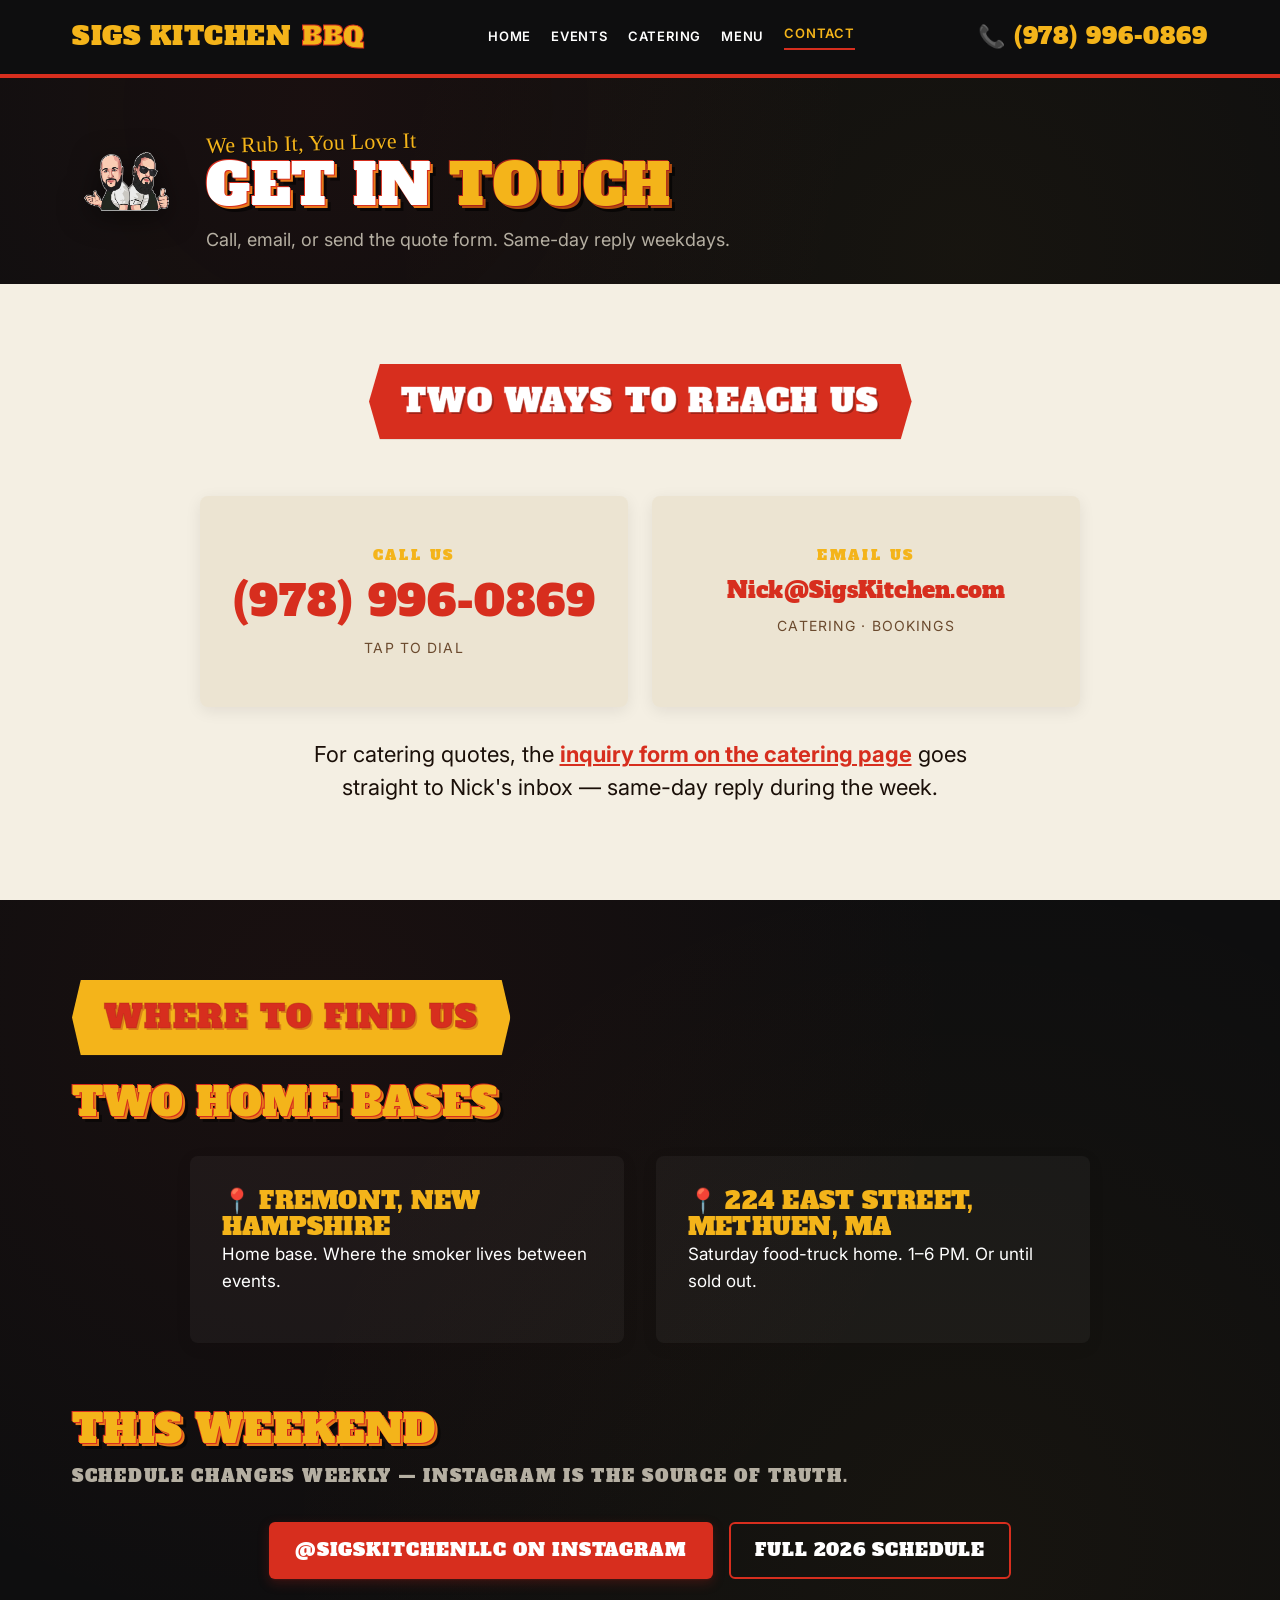
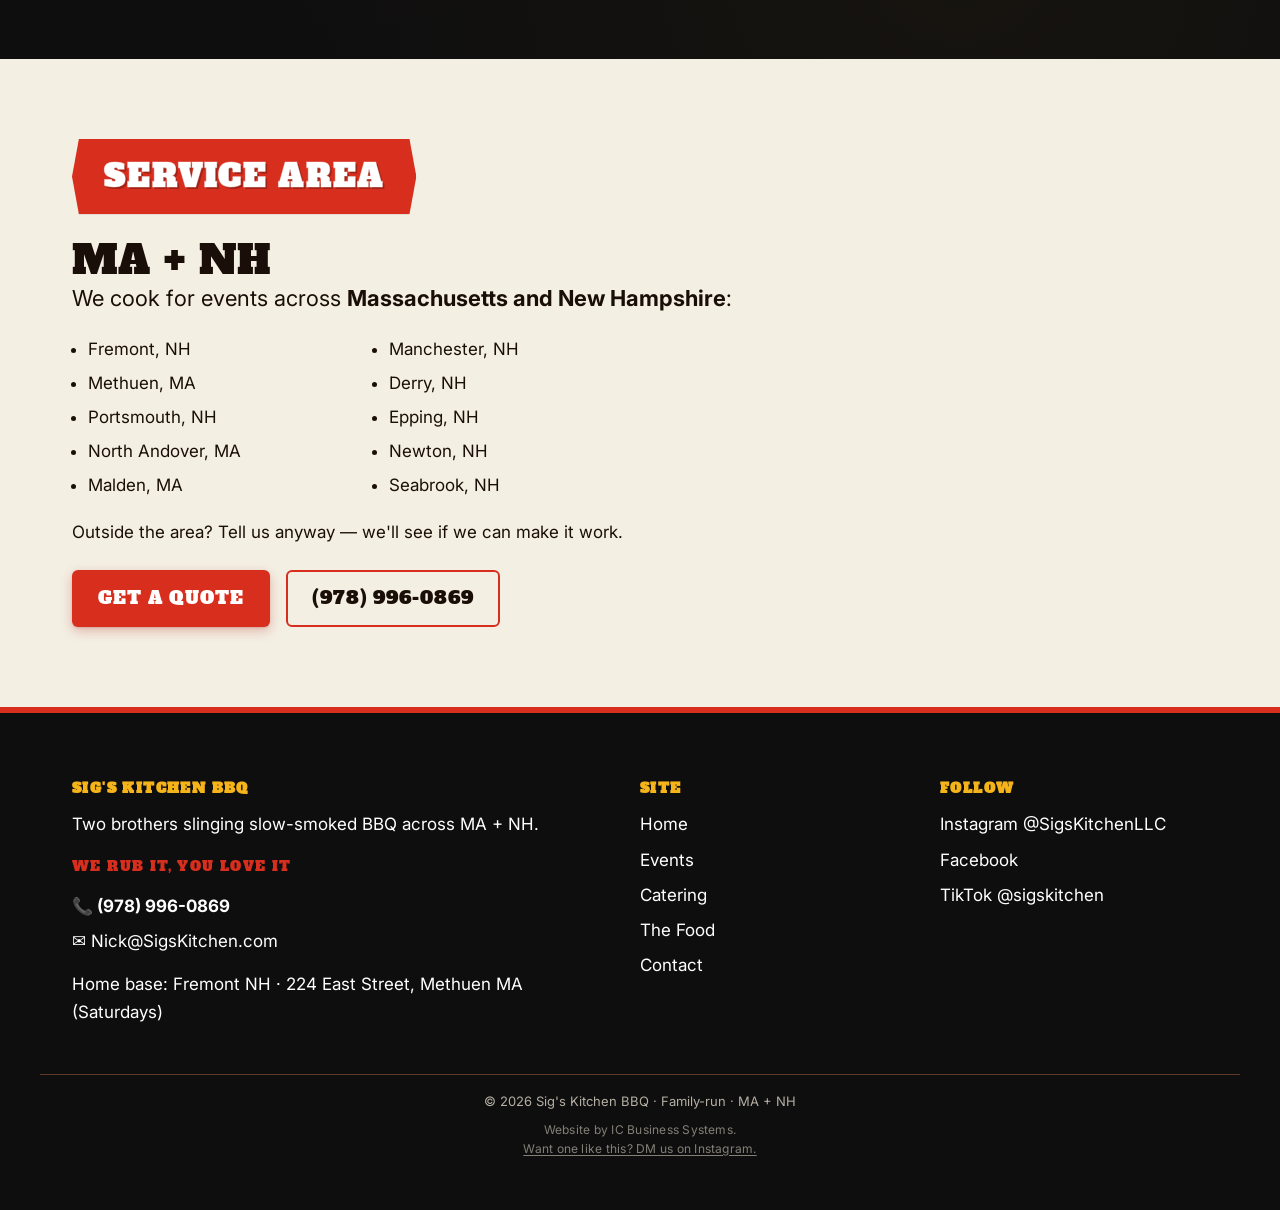
<file: contact.html>
<!doctype html>
<html lang="en">
<head>
  <meta charset="utf-8">
  <meta name="viewport" content="width=device-width, initial-scale=1, viewport-fit=cover">
  <meta name="theme-color" content="#0E0E0F">
  <title>Contact Sig's Kitchen BBQ — Phone, Email, Quote · Fremont NH + Methuen MA</title>
  <meta name="description" content="Call (978) 996-0869 or email Nick@SigsKitchen.com. Slow-smoked BBQ food truck and catering across MA and NH.">
  <meta name="brand-slug" content="sigs-kitchen-americana-festival">
  <meta property="og:title" content="Contact Sig's Kitchen BBQ — Phone, Email, Quote">
  <meta property="og:description" content="Call (978) 996-0869 or email Nick@SigsKitchen.com. BBQ food truck and catering across MA + NH.">
  <meta property="og:site_name" content="Sig's Kitchen BBQ">
  <meta property="og:type" content="website">
  <meta property="og:url" content="https://sigskitchen.com/contact.html">
  <meta property="og:image" content="https://sigskitchen.com/img/og-image-2026-06.jpg?v=2">
  <meta property="og:image:width" content="1200">
  <meta property="og:image:height" content="630">
  <meta property="og:image:type" content="image/jpeg">
  <meta property="og:image:alt" content="Sig's Kitchen Barbecue logo">
  <meta name="twitter:card" content="summary_large_image">
  <meta name="twitter:image" content="https://sigskitchen.com/img/og-image-2026-06.jpg?v=2">
  <link rel="icon" href="/favicon.ico?v=2" sizes="any">
  <link rel="icon" type="image/png" sizes="192x192" href="/favicon-192.png?v=2">
  <link rel="apple-touch-icon" href="/apple-touch-icon.png?v=2">
  <link rel="manifest" href="/site.webmanifest?v=2">
  <link rel="canonical" href="https://sigskitchen.com/contact.html">
  <link rel="preconnect" href="https://fonts.googleapis.com">
  <link rel="preconnect" href="https://fonts.gstatic.com" crossorigin>
  <link rel="stylesheet" href="https://fonts.googleapis.com/css2?family=Alfa+Slab+One&family=Inter:wght@400;500;600;700&family=Permanent+Marker&family=Rye&display=swap">
  <link rel="stylesheet" href="styles.css?v=10">
  <script defer src="js/polish.js?v=10"></script>
</head>
<body>

<header class="site-header">
  <div class="container site-header__inner">
    <a class="site-header__brand" href="index.html" aria-label="Sig's Kitchen BBQ home">
      <span>SIGS KITCHEN</span><span class="outline">BBQ</span>
    </a>
    <button class="site-nav__toggle" aria-controls="site-nav" aria-expanded="false" aria-label="Open menu" type="button">
      <span></span><span></span><span></span>
    </button>
    <nav class="site-nav" id="site-nav" aria-label="Main">
      <a href="index.html">Home</a>
      <a href="events.html">Events</a>
      <a href="catering.html">Catering</a>
      <a href="menu.html">Menu</a>
      <a href="contact.html" class="active">Contact</a>
    </nav>
    <a class="site-header__phone" href="tel:+19789960869">(978) 996-0869</a>
  </div>
</header>

<!-- HERO (compact — art supports, contact methods become the immediate focus) -->
<section class="hero hero--compact">
  <div class="container">
    <img class="hero--compact__art"
         src="img/brothers-waving.png"
         alt="Cartoon Sig's Kitchen brothers waving"
         width="220" height="220" loading="eager">
    <div class="hero--compact__copy">
      <span class="hero__tagline">We Rub It, You Love It</span>
      <h1>Get in <span class="accent">Touch</span></h1>
      <p class="hero__subhead">Call, email, or send the quote form. Same-day reply weekdays.</p>
    </div>
  </div>
</section>

<!-- BIG CONTACT INFO — 2-col grid, immediately visible -->
<section class="surface-cream">
  <div class="container u-text-center">
    <span class="ribbon">Two Ways to Reach Us</span>

    <div class="contact-grid-2col">
      <a href="tel:+19789960869" class="contact-card">
        <span class="contact-card__eyebrow">Call us</span>
        <span class="contact-card__primary">(978) 996-0869</span>
        <span class="contact-card__hint">Tap to dial</span>
      </a>
      <a href="mailto:Nick@SigsKitchen.com" class="contact-card">
        <span class="contact-card__eyebrow">Email us</span>
        <span class="contact-card__primary contact-card__primary--email">Nick@SigsKitchen.com</span>
        <span class="contact-card__hint">Catering · bookings</span>
      </a>
    </div>

    <p class="lede u-mt-lg" style="max-width:48ch; margin-left:auto; margin-right:auto;">For catering quotes, the <a href="catering.html#quote" style="color:var(--accent-red); font-weight:700; text-decoration:underline;">inquiry form on the catering page</a> goes straight to Nick's inbox — same-day reply during the week.</p>
  </div>
</section>

<!-- WHERE TO FIND US -->
<section class="schedule">
  <div class="container">
    <span class="ribbon ribbon--yellow">Where to Find Us</span>
    <h2 class="u-text-yellow u-mb-md">Two Home Bases</h2>

    <div class="home-base-grid">
      <div class="home-base">
        <h3>📍 Fremont, New Hampshire</h3>
        <p>Home base. Where the smoker lives between events.</p>
      </div>
      <div class="home-base">
        <h3>📍 224 East Street, Methuen, MA</h3>
        <p>Saturday food-truck home. 1–6 PM. Or until sold out.</p>
      </div>
    </div>

    <h2 class="u-text-yellow u-mt-xl u-mb-md">This Weekend</h2>
    <p class="schedule__subhead">Schedule changes weekly — Instagram is the source of truth.</p>
    <div class="btn-group btn-group--center">
      <a class="btn btn--primary" href="https://www.instagram.com/SigsKitchenLLC/" rel="noopener" target="_blank">@SigsKitchenLLC on Instagram</a>
      <a class="btn btn--ghost-dark" href="events.html">Full 2026 Schedule</a>
    </div>
  </div>
</section>

<!-- SERVICE AREA -->
<section class="surface-cream">
  <div class="container">
    <span class="ribbon">Service Area</span>
    <h2>MA + NH</h2>
    <p class="lede">We cook for events across <strong>Massachusetts and New Hampshire</strong>:</p>
    <ul style="line-height:2; padding-left:var(--space-3); columns:2; max-width:600px;">
      <li>Fremont, NH</li>
      <li>Methuen, MA</li>
      <li>Portsmouth, NH</li>
      <li>North Andover, MA</li>
      <li>Malden, MA</li>
      <li>Manchester, NH</li>
      <li>Derry, NH</li>
      <li>Epping, NH</li>
      <li>Newton, NH</li>
      <li>Seabrook, NH</li>
    </ul>
    <p>Outside the area? Tell us anyway — we'll see if we can make it work.</p>
    <div class="btn-group">
      <a class="btn btn--primary" href="catering.html#quote">Get a Quote</a>
      <a class="btn btn--ghost-cream" href="tel:+19789960869">(978) 996-0869</a>
    </div>
  </div>
</section>

<!-- FOOTER -->
<footer class="site-footer">
  <div class="container site-footer__grid">
    <div>
      <h4>Sig's Kitchen BBQ</h4>
      <p>Two brothers slinging slow-smoked BBQ across MA + NH.</p>
      <p class="tagline">We Rub It, You Love It</p>
      <p style="margin-top: var(--space-3);">
        <a href="tel:+19789960869"><strong>📞 (978) 996-0869</strong></a>
        <a href="mailto:Nick@SigsKitchen.com">✉ Nick@SigsKitchen.com</a>
      </p>
      <p class="muted">Home base: Fremont NH · 224 East Street, Methuen MA (Saturdays)</p>
    </div>
    <div>
      <h4>Site</h4>
      <a href="index.html">Home</a>
      <a href="events.html">Events</a>
      <a href="catering.html">Catering</a>
      <a href="menu.html">The Food</a>
      <a href="contact.html">Contact</a>
    </div>
    <div>
      <h4>Follow</h4>
      <a href="https://www.instagram.com/SigsKitchenLLC/" target="_blank" rel="noopener">Instagram @SigsKitchenLLC</a>
      <a href="https://www.facebook.com/p/Sigs-Kitchen-BBQ-61572174508141/" target="_blank" rel="noopener">Facebook</a>
      <a href="https://www.tiktok.com/@sigskitchen" target="_blank" rel="noopener">TikTok @sigskitchen</a>
    </div>
  </div>
  <div class="container site-footer__legal">© 2026 Sig's Kitchen BBQ · Family-run · MA + NH</div>
  <div class="container site-footer__credit">Website by IC Business Systems. <a href="https://www.instagram.com/icbizsystems/" target="_blank" rel="noopener">Want one like this? DM us on Instagram.</a></div>
</footer>

<nav class="mobile-bar" aria-label="Quick actions">
  <a class="call" href="tel:+19789960869">📞 Call</a>
  <a class="quote" href="catering.html#quote">Get a Quote</a>
</nav>

</body>
</html>
</file>
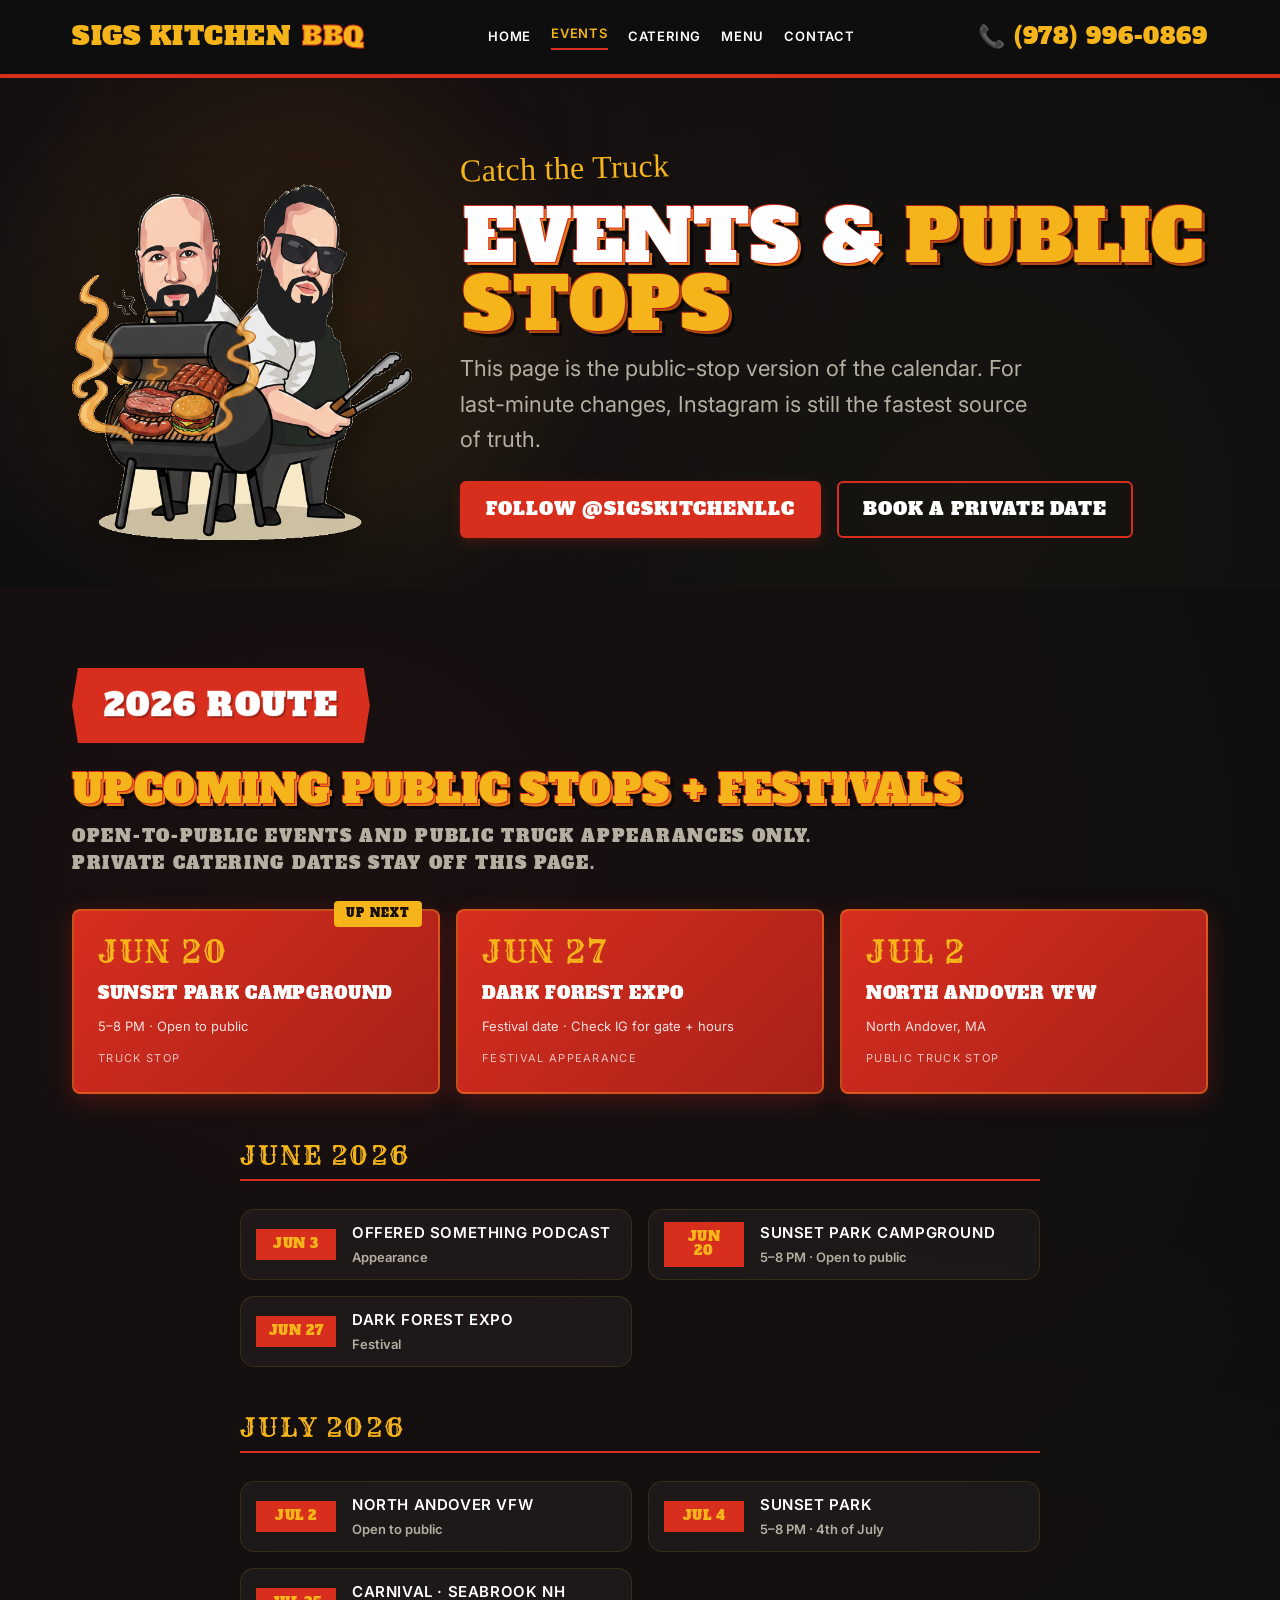
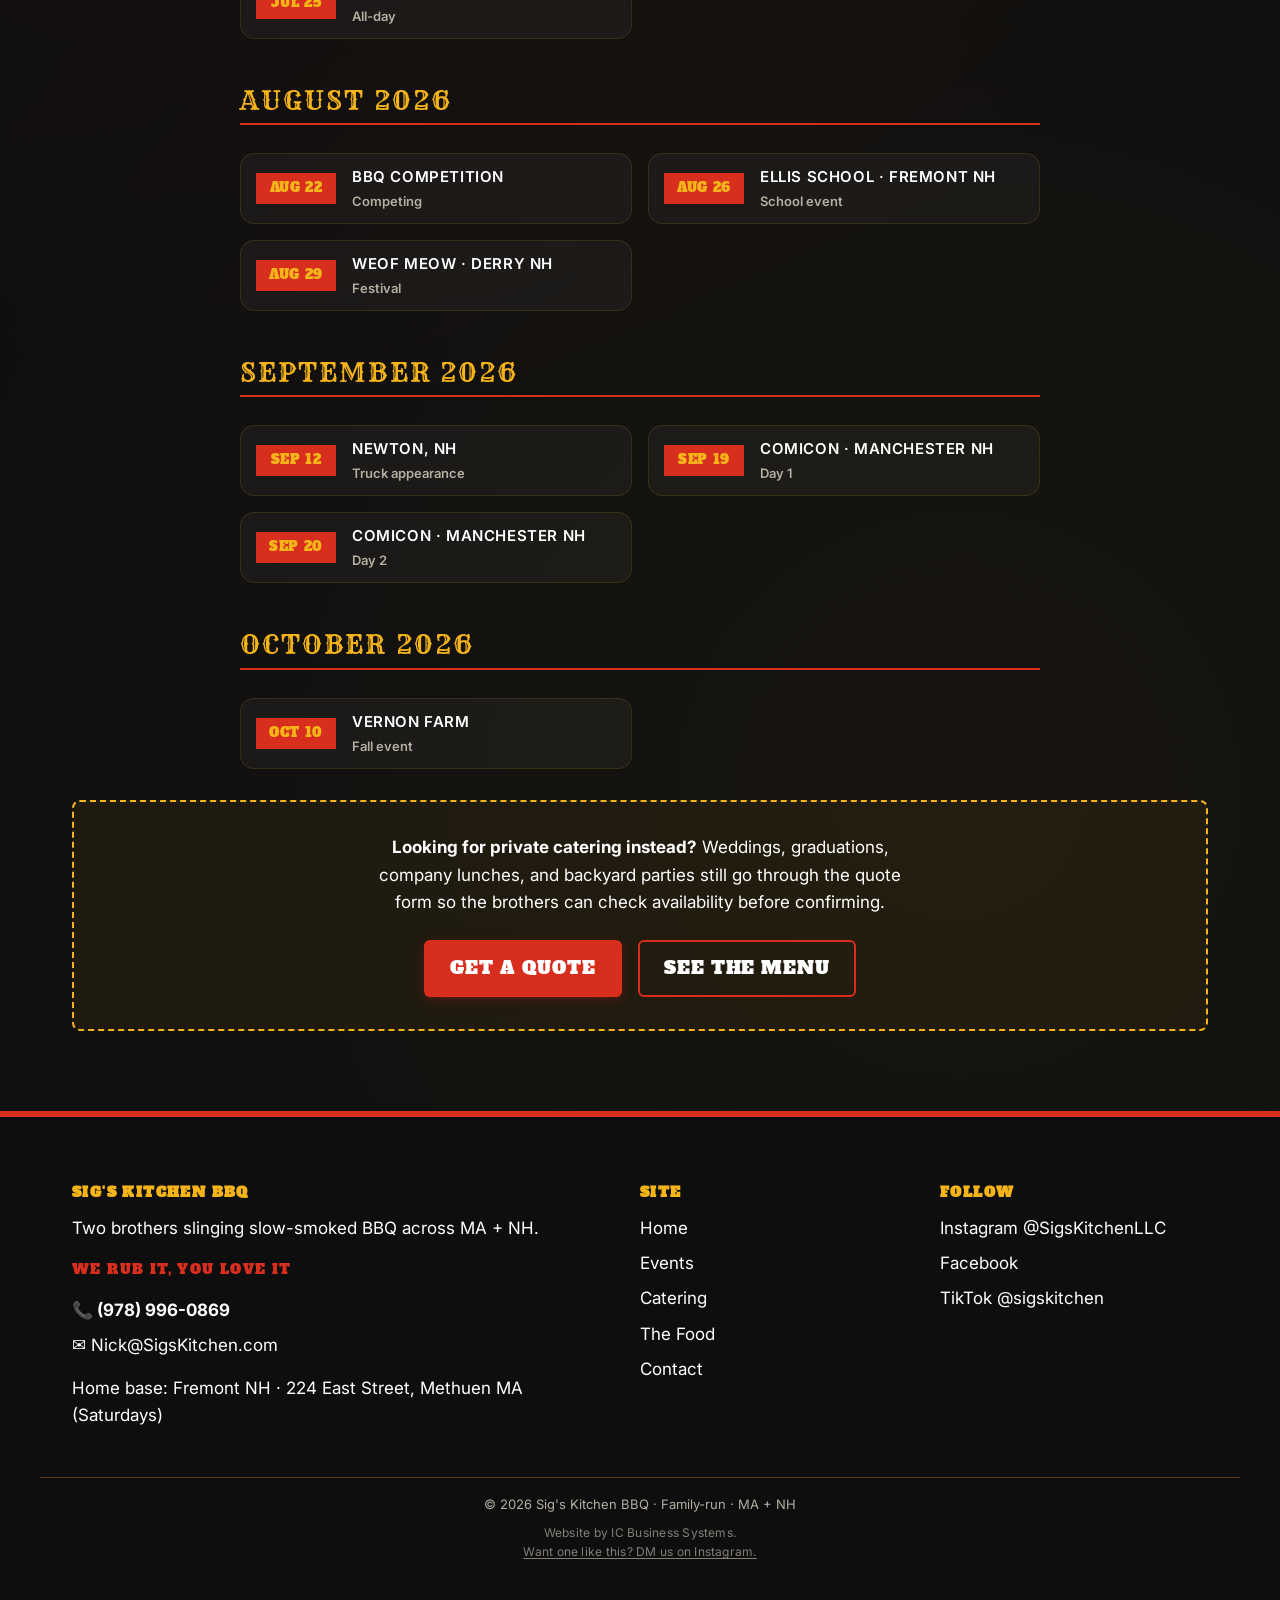
<file: events.html>
<!doctype html>
<html lang="en">
<head>
  <meta charset="utf-8">
  <meta name="viewport" content="width=device-width, initial-scale=1, viewport-fit=cover">
  <meta name="theme-color" content="#0E0E0F">
  <title>Events & Truck Schedule | Sig's Kitchen BBQ · MA + NH Public Stops</title>
  <meta name="description" content="Upcoming Sig's Kitchen BBQ public events, food truck stops, festivals, and 2026 route dates across Massachusetts and New Hampshire.">
  <meta name="brand-slug" content="sigs-kitchen-americana-festival">
  <meta property="og:title" content="Sig's Kitchen BBQ Events & Truck Schedule">
  <meta property="og:description" content="See upcoming public stops, festivals, and truck appearances across MA + NH.">
  <meta property="og:type" content="website">
  <meta property="og:url" content="https://sigskitchen.com/events.html">
  <meta property="og:site_name" content="Sig's Kitchen BBQ">
  <meta property="og:image" content="https://sigskitchen.com/img/og-image-2026-06.jpg?v=2">
  <meta property="og:image:width" content="1200">
  <meta property="og:image:height" content="630">
  <meta property="og:image:type" content="image/jpeg">
  <meta property="og:image:alt" content="Sig's Kitchen BBQ logo">
  <meta name="twitter:card" content="summary_large_image">
  <meta name="twitter:image" content="https://sigskitchen.com/img/og-image-2026-06.jpg?v=2">
  <link rel="icon" href="/favicon.ico?v=2" sizes="any">
  <link rel="icon" type="image/png" sizes="192x192" href="/favicon-192.png?v=2">
  <link rel="apple-touch-icon" href="/apple-touch-icon.png?v=2">
  <link rel="manifest" href="/site.webmanifest?v=2">
  <link rel="canonical" href="https://sigskitchen.com/events.html">
  <link rel="preconnect" href="https://fonts.googleapis.com">
  <link rel="preconnect" href="https://fonts.gstatic.com" crossorigin>
  <link rel="stylesheet" href="https://fonts.googleapis.com/css2?family=Alfa+Slab+One&family=Inter:wght@400;500;600;700&family=Permanent+Marker&family=Rye&display=swap">
  <link rel="stylesheet" href="styles.css?v=10">
  <script type="application/ld+json">
  {
    "@context": "https://schema.org",
    "@type": "CollectionPage",
    "name": "Sig's Kitchen BBQ Events",
    "url": "https://sigskitchen.com/events.html",
    "description": "Upcoming public events, truck stops, and festivals for Sig's Kitchen BBQ."
  }
  </script>
  <script type="application/ld+json">
  {
    "@context": "https://schema.org",
    "@type": "BreadcrumbList",
    "itemListElement": [
      {
        "@type": "ListItem",
        "position": 1,
        "name": "Home",
        "item": "https://sigskitchen.com/"
      },
      {
        "@type": "ListItem",
        "position": 2,
        "name": "Events",
        "item": "https://sigskitchen.com/events.html"
      }
    ]
  }
  </script>
  <script defer src="js/polish.js?v=10"></script>
</head>
<body>

<header class="site-header">
  <div class="container site-header__inner">
    <a class="site-header__brand" href="index.html" aria-label="Sig's Kitchen BBQ home">
      <span>SIGS KITCHEN</span><span class="outline">BBQ</span>
    </a>
    <button class="site-nav__toggle" aria-controls="site-nav" aria-expanded="false" aria-label="Open menu" type="button">
      <span></span><span></span><span></span>
    </button>
    <nav class="site-nav" id="site-nav" aria-label="Main">
      <a href="index.html">Home</a>
      <a href="events.html" class="active">Events</a>
      <a href="catering.html">Catering</a>
      <a href="menu.html">Menu</a>
      <a href="contact.html">Contact</a>
    </nav>
    <a class="site-header__phone" href="tel:+19789960869">(978) 996-0869</a>
  </div>
</header>

<section class="hero hero--split">
  <div class="container">
    <img class="hero--split__art"
         src="img/brothers-smoker.png?v=4"
         alt="The Sig's Kitchen brothers working at the smoker"
         width="585" height="685" loading="eager">
    <div class="hero--split__copy">
      <span class="hero__tagline">Catch the Truck</span>
      <h1>Events & <span class="accent">Public Stops</span></h1>
      <p class="hero__subhead">This page is the public-stop version of the calendar. For last-minute changes, Instagram is still the fastest source of truth.</p>
      <div class="btn-group">
        <a class="btn btn--primary" href="https://www.instagram.com/SigsKitchenLLC/" rel="noopener" target="_blank">Follow @SigsKitchenLLC</a>
        <a class="btn btn--ghost-dark" href="catering.html#quote">Book a Private Date</a>
      </div>
    </div>
  </div>
</section>

<section class="schedule schedule--enhanced">
  <div class="container">
    <span class="ribbon">2026 Route</span>
    <h2>Upcoming Public Stops + Festivals</h2>
    <p class="schedule__subhead">Open-to-public events and public truck appearances only. Private catering dates stay off this page.</p>

    <div class="schedule__hero" aria-label="Next three stops">
      <article class="next-stop-card">
        <span class="next-stop-card__badge">Up Next</span>
        <span class="next-stop-card__date">JUN 20</span>
        <span class="next-stop-card__where">Sunset Park Campground</span>
        <span class="next-stop-card__time">5–8 PM · Open to public</span>
        <span class="next-stop-card__type">Truck stop</span>
      </article>
      <article class="next-stop-card">
        <span class="next-stop-card__date">JUN 27</span>
        <span class="next-stop-card__where">Dark Forest Expo</span>
        <span class="next-stop-card__time">Festival date · Check IG for gate + hours</span>
        <span class="next-stop-card__type">Festival appearance</span>
      </article>
      <article class="next-stop-card">
        <span class="next-stop-card__date">JUL 2</span>
        <span class="next-stop-card__where">North Andover VFW</span>
        <span class="next-stop-card__time">North Andover, MA</span>
        <span class="next-stop-card__type">Public truck stop</span>
      </article>
    </div>

    <div class="schedule__list" aria-label="Full 2026 route">
      <h3 class="schedule__month-header">June 2026</h3>
      <div class="schedule__item"><span class="schedule__date">JUN 3</span><span class="schedule__where">Offered Something Podcast<span class="schedule__time">Appearance</span></span></div>
      <div class="schedule__item"><span class="schedule__date">JUN 20</span><span class="schedule__where">Sunset Park Campground<span class="schedule__time">5–8 PM · Open to public</span></span></div>
      <div class="schedule__item"><span class="schedule__date">JUN 27</span><span class="schedule__where">Dark Forest Expo<span class="schedule__time">Festival</span></span></div>

      <h3 class="schedule__month-header">July 2026</h3>
      <div class="schedule__item"><span class="schedule__date">JUL 2</span><span class="schedule__where">North Andover VFW<span class="schedule__time">Open to public</span></span></div>
      <div class="schedule__item"><span class="schedule__date">JUL 4</span><span class="schedule__where">Sunset Park<span class="schedule__time">5–8 PM · 4th of July</span></span></div>
      <div class="schedule__item"><span class="schedule__date">JUL 25</span><span class="schedule__where">Carnival · Seabrook NH<span class="schedule__time">All-day</span></span></div>

      <h3 class="schedule__month-header">August 2026</h3>
      <div class="schedule__item"><span class="schedule__date">AUG 22</span><span class="schedule__where">BBQ Competition<span class="schedule__time">Competing</span></span></div>
      <div class="schedule__item"><span class="schedule__date">AUG 26</span><span class="schedule__where">Ellis School · Fremont NH<span class="schedule__time">School event</span></span></div>
      <div class="schedule__item"><span class="schedule__date">AUG 29</span><span class="schedule__where">WEOF Meow · Derry NH<span class="schedule__time">Festival</span></span></div>

      <h3 class="schedule__month-header">September 2026</h3>
      <div class="schedule__item"><span class="schedule__date">SEP 12</span><span class="schedule__where">Newton, NH<span class="schedule__time">Truck appearance</span></span></div>
      <div class="schedule__item"><span class="schedule__date">SEP 19</span><span class="schedule__where">Comicon · Manchester NH<span class="schedule__time">Day 1</span></span></div>
      <div class="schedule__item"><span class="schedule__date">SEP 20</span><span class="schedule__where">Comicon · Manchester NH<span class="schedule__time">Day 2</span></span></div>

      <h3 class="schedule__month-header">October 2026</h3>
      <div class="schedule__item"><span class="schedule__date">OCT 10</span><span class="schedule__where">Vernon Farm<span class="schedule__time">Fall event</span></span></div>
    </div>

    <div class="schedule__inline-cta">
      <p><strong>Looking for private catering instead?</strong> Weddings, graduations, company lunches, and backyard parties still go through the quote form so the brothers can check availability before confirming.</p>
      <div class="btn-group btn-group--center">
        <a class="btn btn--primary" href="catering.html#quote">Get a Quote</a>
        <a class="btn btn--ghost-dark" href="menu.html">See the Menu</a>
      </div>
    </div>
  </div>
</section>

<footer class="site-footer">
  <div class="container site-footer__grid">
    <div>
      <h4>Sig's Kitchen BBQ</h4>
      <p>Two brothers slinging slow-smoked BBQ across MA + NH.</p>
      <p class="tagline">We Rub It, You Love It</p>
      <p style="margin-top: var(--space-3);">
        <a href="tel:+19789960869"><strong>📞 (978) 996-0869</strong></a>
        <a href="mailto:Nick@SigsKitchen.com">✉ Nick@SigsKitchen.com</a>
      </p>
      <p class="muted">Home base: Fremont NH · 224 East Street, Methuen MA (Saturdays)</p>
    </div>
    <div>
      <h4>Site</h4>
      <a href="index.html">Home</a>
      <a href="events.html">Events</a>
      <a href="catering.html">Catering</a>
      <a href="menu.html">The Food</a>
      <a href="contact.html">Contact</a>
    </div>
    <div>
      <h4>Follow</h4>
      <a href="https://www.instagram.com/SigsKitchenLLC/" target="_blank" rel="noopener">Instagram @SigsKitchenLLC</a>
      <a href="https://www.facebook.com/p/Sigs-Kitchen-BBQ-61572174508141/" target="_blank" rel="noopener">Facebook</a>
      <a href="https://www.tiktok.com/@sigskitchen" target="_blank" rel="noopener">TikTok @sigskitchen</a>
    </div>
  </div>
  <div class="container site-footer__legal">© 2026 Sig's Kitchen BBQ · Family-run · MA + NH</div>
  <div class="container site-footer__credit">Website by IC Business Systems. <a href="https://www.instagram.com/icbizsystems/" target="_blank" rel="noopener">Want one like this? DM us on Instagram.</a></div>
</footer>

<nav class="mobile-bar" aria-label="Quick actions">
  <a class="call" href="tel:+19789960869">📞 Call</a>
  <a class="quote" href="catering.html#quote">Get a Quote</a>
</nav>

</body>
</html>
</file>
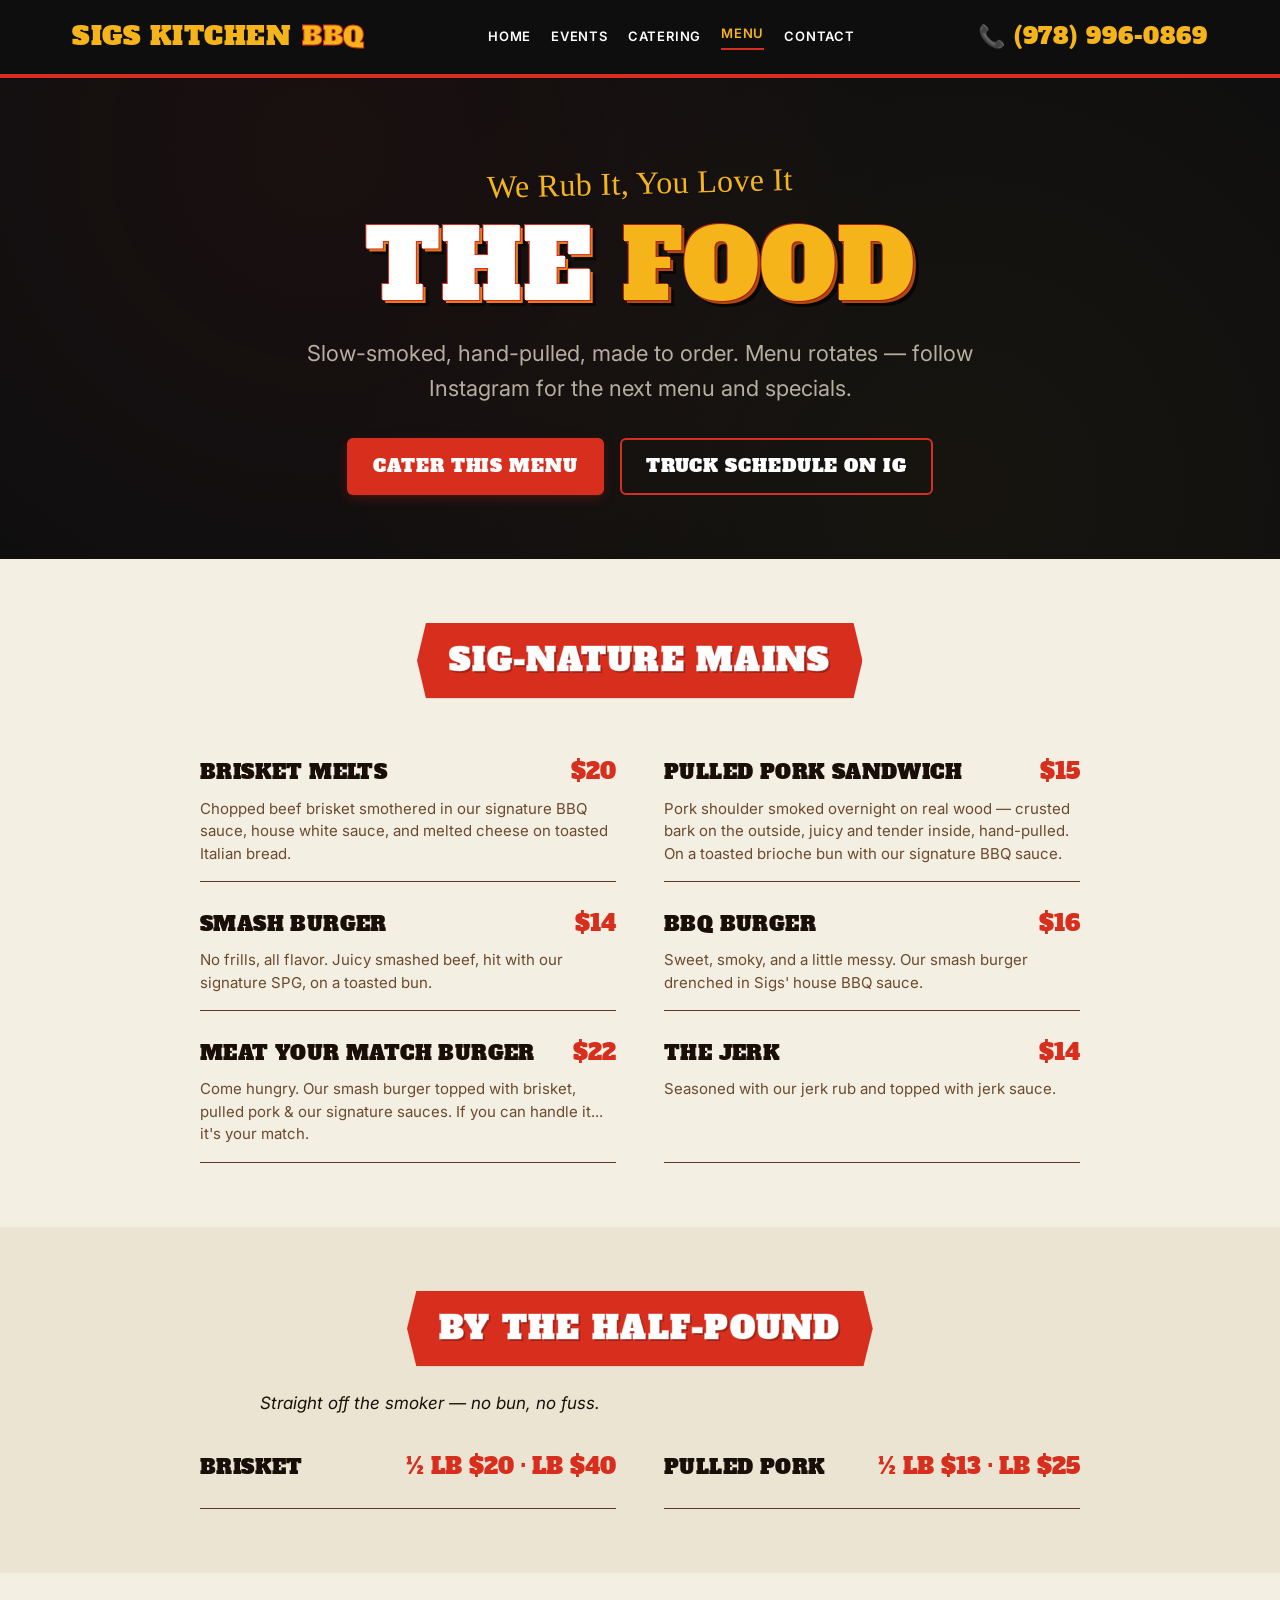
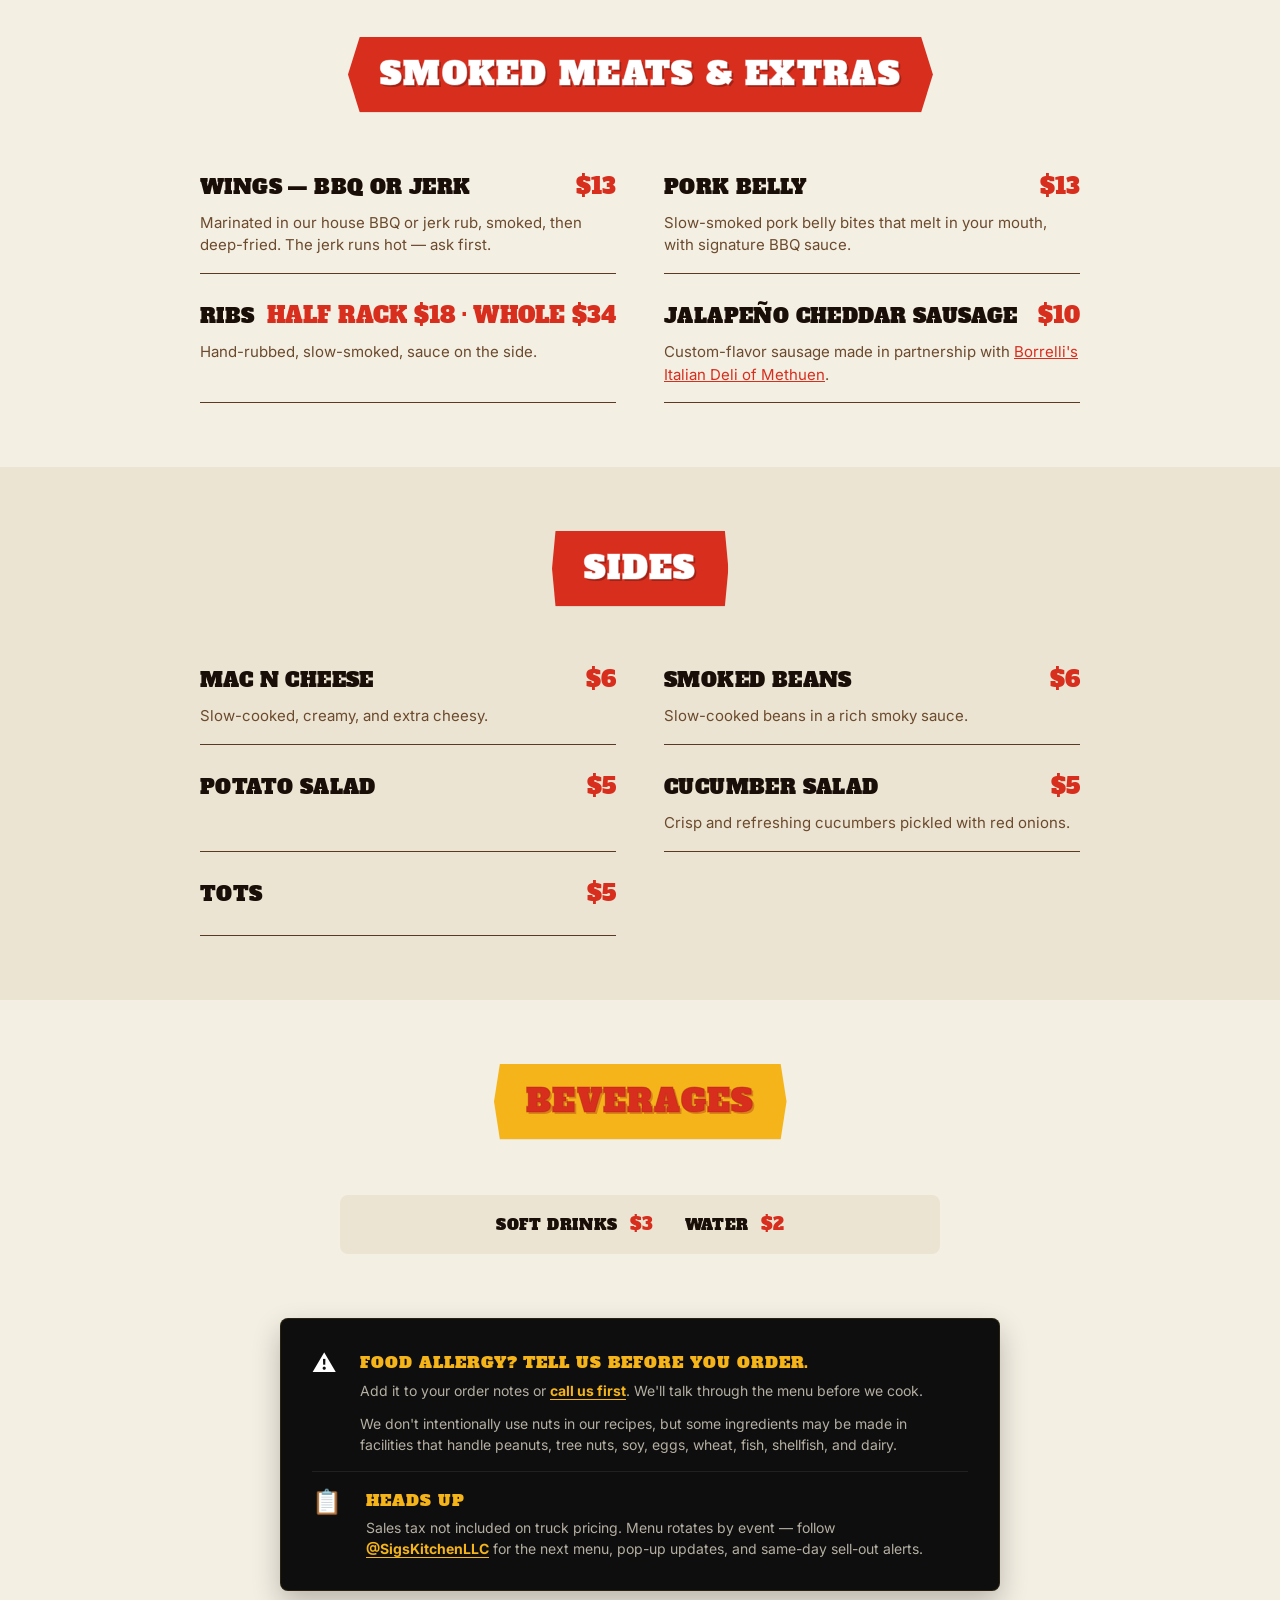
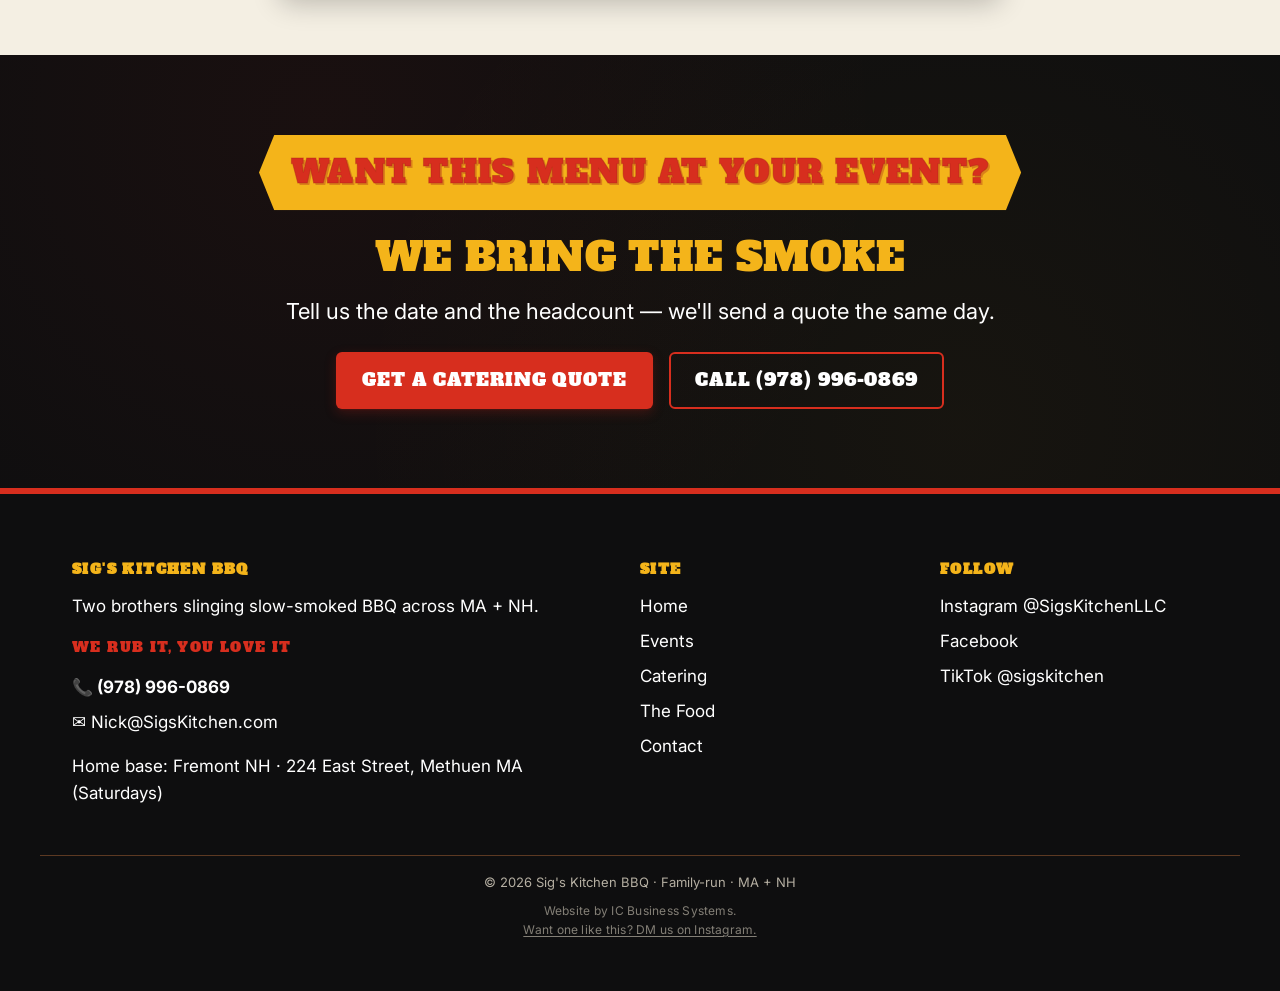
<file: menu.html>
<!doctype html>
<html lang="en">
<head>
  <meta charset="utf-8">
  <meta name="viewport" content="width=device-width, initial-scale=1, viewport-fit=cover">
  <meta name="theme-color" content="#0E0E0F">
  <title>The Food — Slow-Smoked BBQ Menu | Sig's Kitchen BBQ · Fremont NH + Methuen MA</title>
  <meta name="description" content="Sig's Kitchen BBQ menu: Sig-Nature BBQ sandwiches, ribs, brisket, smash burgers, and sides. Real truck pricing. Menu varies by event — follow Instagram for the next menu and specials.">
  <meta name="brand-slug" content="sigs-kitchen-americana-festival">
  <meta property="og:title" content="Sig's Kitchen BBQ Menu — Slow-Smoked + Smash Burgers + Sides">
  <meta property="og:description" content="Sig-Nature BBQ sandwiches, ribs, brisket, smash burgers, smoked sides. Real prices from the truck.">
  <meta property="og:site_name" content="Sig's Kitchen BBQ">
  <meta property="og:type" content="restaurant.menu">
  <meta property="og:url" content="https://sigskitchen.com/menu.html">
  <meta property="og:image" content="https://sigskitchen.com/img/og-image-2026-06.jpg?v=2">
  <meta property="og:image:width" content="1200">
  <meta property="og:image:height" content="630">
  <meta property="og:image:type" content="image/jpeg">
  <meta property="og:image:alt" content="Sig's Kitchen Barbecue logo">
  <meta name="twitter:card" content="summary_large_image">
  <meta name="twitter:image" content="https://sigskitchen.com/img/og-image-2026-06.jpg?v=2">
  <link rel="icon" href="/favicon.ico?v=2" sizes="any">
  <link rel="icon" type="image/png" sizes="192x192" href="/favicon-192.png?v=2">
  <link rel="apple-touch-icon" href="/apple-touch-icon.png?v=2">
  <link rel="manifest" href="/site.webmanifest?v=2">
  <link rel="canonical" href="https://sigskitchen.com/menu.html">
  <link rel="preconnect" href="https://fonts.googleapis.com">
  <link rel="preconnect" href="https://fonts.gstatic.com" crossorigin>
  <link rel="stylesheet" href="https://fonts.googleapis.com/css2?family=Alfa+Slab+One&family=Inter:wght@400;500;600;700&family=Permanent+Marker&family=Rye&display=swap">
  <link rel="stylesheet" href="styles.css?v=11">
  <script defer src="js/polish.js?v=10"></script>
</head>
<body>

<header class="site-header">
  <div class="container site-header__inner">
    <a class="site-header__brand" href="index.html" aria-label="Sig's Kitchen BBQ home">
      <span>SIGS KITCHEN</span><span class="outline">BBQ</span>
    </a>
    <button class="site-nav__toggle" aria-controls="site-nav" aria-expanded="false" aria-label="Open menu" type="button">
      <span></span><span></span><span></span>
    </button>
    <nav class="site-nav" id="site-nav" aria-label="Main">
      <a href="index.html">Home</a>
      <a href="events.html">Events</a>
      <a href="catering.html">Catering</a>
      <a href="menu.html" class="active">Menu</a>
      <a href="contact.html">Contact</a>
    </nav>
    <a class="site-header__phone" href="tel:+19789960869">(978) 996-0869</a>
  </div>
</header>

<!-- HERO -->
<section class="hero">
  <div class="container">
    <span class="hero__tagline">We Rub It, You Love It</span>
    <h1>The <span class="accent">Food</span></h1>
    <p class="hero__subhead">Slow-smoked, hand-pulled, made to order. Menu rotates — follow Instagram for the next menu and specials.</p>
    <div class="btn-group">
      <a class="btn btn--primary" href="catering.html#quote">Cater This Menu</a>
      <a class="btn btn--ghost-dark" href="https://www.instagram.com/SigsKitchenLLC/" rel="noopener" target="_blank">Truck Schedule on IG</a>
    </div>
  </div>
</section>

<!-- SIG-NATURE MAINS -->
<section class="menu-section surface-cream">
  <div class="container">
    <div class="menu-section__header">
      <span class="ribbon">Sig-Nature Mains</span>
    </div>

    <div class="menu-grid">
      <article class="menu-item">
        <div class="menu-item__head">
          <span class="menu-item__name">Brisket Melts</span>
          <span class="menu-item__price">$20</span>
        </div>
        <p class="menu-item__desc">Chopped beef brisket smothered in our signature BBQ sauce, house white sauce, and melted cheese on toasted Italian bread.</p>
      </article>

      <article class="menu-item">
        <div class="menu-item__head">
          <span class="menu-item__name">Pulled Pork Sandwich</span>
          <span class="menu-item__price">$15</span>
        </div>
        <p class="menu-item__desc">Pork shoulder smoked overnight on real wood — crusted bark on the outside, juicy and tender inside, hand-pulled. On a toasted brioche bun with our signature BBQ sauce.</p>
      </article>

      <article class="menu-item">
        <div class="menu-item__head">
          <span class="menu-item__name">Smash Burger</span>
          <span class="menu-item__price">$14</span>
        </div>
        <p class="menu-item__desc">No frills, all flavor. Juicy smashed beef, hit with our signature SPG, on a toasted bun.</p>
      </article>

      <article class="menu-item">
        <div class="menu-item__head">
          <span class="menu-item__name">BBQ Burger</span>
          <span class="menu-item__price">$16</span>
        </div>
        <p class="menu-item__desc">Sweet, smoky, and a little messy. Our smash burger drenched in Sigs' house BBQ sauce.</p>
      </article>

      <article class="menu-item">
        <div class="menu-item__head">
          <span class="menu-item__name">Meat Your Match Burger</span>
          <span class="menu-item__price">$22</span>
        </div>
        <p class="menu-item__desc">Come hungry. Our smash burger topped with brisket, pulled pork &amp; our signature sauces. If you can handle it... it's your match.</p>
      </article>

      <article class="menu-item">
        <div class="menu-item__head">
          <span class="menu-item__name">The Jerk</span>
          <span class="menu-item__price">$14</span>
        </div>
        <p class="menu-item__desc">Seasoned with our jerk rub and topped with jerk sauce.</p>
      </article>
    </div>
  </div>
</section>

<!-- BY THE HALF-POUND -->
<section class="menu-section surface-cream-deep">
  <div class="container">
    <div class="menu-section__header">
      <span class="ribbon">By the Half-Pound</span>
      <p class="muted" style="font-style:italic;">Straight off the smoker — no bun, no fuss.</p>
    </div>
    <div class="menu-grid">
      <article class="menu-item">
        <div class="menu-item__head">
          <span class="menu-item__name">Brisket</span>
          <span class="menu-item__price">½ LB $20 · LB $40</span>
        </div>
      </article>
      <article class="menu-item">
        <div class="menu-item__head">
          <span class="menu-item__name">Pulled Pork</span>
          <span class="menu-item__price">½ LB $13 · LB $25</span>
        </div>
      </article>
    </div>
  </div>
</section>

<!-- SMOKED MEATS + EXTRAS -->
<section class="menu-section surface-cream">
  <div class="container">
    <div class="menu-section__header">
      <span class="ribbon">Smoked Meats &amp; Extras</span>
    </div>
    <div class="menu-grid">
      <article class="menu-item">
        <div class="menu-item__head">
          <span class="menu-item__name">Wings — BBQ or Jerk</span>
          <span class="menu-item__price">$13</span>
        </div>
        <p class="menu-item__desc">Marinated in our house BBQ or jerk rub, smoked, then deep-fried. The jerk runs hot — ask first.</p>
      </article>
      <article class="menu-item">
        <div class="menu-item__head">
          <span class="menu-item__name">Pork Belly</span>
          <span class="menu-item__price">$13</span>
        </div>
        <p class="menu-item__desc">Slow-smoked pork belly bites that melt in your mouth, with signature BBQ sauce.</p>
      </article>
      <article class="menu-item">
        <div class="menu-item__head">
          <span class="menu-item__name">Ribs</span>
          <span class="menu-item__price">HALF RACK $18 · WHOLE $34</span>
        </div>
        <p class="menu-item__desc">Hand-rubbed, slow-smoked, sauce on the side.</p>
      </article>
      <article class="menu-item">
        <div class="menu-item__head">
          <span class="menu-item__name">Jalapeño Cheddar Sausage</span>
          <span class="menu-item__price">$10</span>
        </div>
        <p class="menu-item__desc">Custom-flavor sausage made in partnership with <a href="https://borrellisitaliandeli.com/" style="color:var(--accent-red); text-decoration:underline;" rel="noopener" target="_blank">Borrelli's Italian Deli of Methuen</a>.</p>
      </article>
    </div>
  </div>
</section>

<!-- SIDES -->
<section class="menu-section surface-cream-deep">
  <div class="container">
    <div class="menu-section__header">
      <span class="ribbon">Sides</span>
    </div>
    <div class="menu-grid">
      <article class="menu-item">
        <div class="menu-item__head">
          <span class="menu-item__name">Mac N Cheese</span>
          <span class="menu-item__price">$6</span>
        </div>
        <p class="menu-item__desc">Slow-cooked, creamy, and extra cheesy.</p>
      </article>
      <article class="menu-item">
        <div class="menu-item__head">
          <span class="menu-item__name">Smoked Beans</span>
          <span class="menu-item__price">$6</span>
        </div>
        <p class="menu-item__desc">Slow-cooked beans in a rich smoky sauce.</p>
      </article>
      <article class="menu-item">
        <div class="menu-item__head">
          <span class="menu-item__name">Potato Salad</span>
          <span class="menu-item__price">$5</span>
        </div>
      </article>
      <article class="menu-item">
        <div class="menu-item__head">
          <span class="menu-item__name">Cucumber Salad</span>
          <span class="menu-item__price">$5</span>
        </div>
        <p class="menu-item__desc">Crisp and refreshing cucumbers pickled with red onions.</p>
      </article>
      <article class="menu-item">
        <div class="menu-item__head">
          <span class="menu-item__name">Tots</span>
          <span class="menu-item__price">$5</span>
        </div>
      </article>
    </div>
  </div>
</section>

<!-- BEVERAGES + ALLERGY NOTE -->
<section class="menu-section surface-cream">
  <div class="container">
    <div class="menu-section__header">
      <span class="ribbon ribbon--yellow">Beverages</span>
    </div>
    <div class="menu-bev-inline">
      <span class="menu-bev-inline__item">
        <span class="menu-bev-inline__name">Soft Drinks</span>
        <span class="menu-bev-inline__price">$3</span>
      </span>
      <span class="menu-bev-inline__item">
        <span class="menu-bev-inline__name">Water</span>
        <span class="menu-bev-inline__price">$2</span>
      </span>
    </div>

    <!-- INTEGRATED META BLOCK — allergy + tax + IG note in one container.
         Semantic <aside> since this is supplementary info adjacent to the menu. -->
    <aside class="menu-meta-block" aria-label="Food allergy notice and menu notes">
      <div class="menu-meta-block__row">
        <span class="menu-meta-block__icon" aria-hidden="true">⚠</span>
        <div class="menu-meta-block__body">
          <span class="menu-meta-block__title">Food allergy? Tell us before you order.</span>
          <p>Add it to your order notes or <a href="tel:+19789960869">call us first</a>. We'll talk through the menu before we cook.</p>
          <p class="menu-meta-block__fine">We don't intentionally use nuts in our recipes, but some ingredients may be made in facilities that handle peanuts, tree nuts, soy, eggs, wheat, fish, shellfish, and dairy.</p>
        </div>
      </div>
      <div class="menu-meta-block__row">
        <span class="menu-meta-block__icon" aria-hidden="true">📋</span>
        <div class="menu-meta-block__body">
          <span class="menu-meta-block__title">Heads up</span>
          <p>Sales tax not included on truck pricing. Menu rotates by event — follow <a href="https://www.instagram.com/SigsKitchenLLC/" rel="noopener" target="_blank">@SigsKitchenLLC</a> for the next menu, pop-up updates, and same-day sell-out alerts.</p>
        </div>
      </div>
    </aside>
  </div>
</section>

<!-- BIG CTA -->
<section class="surface-dark" style="text-align:center;">
  <div class="container">
    <span class="ribbon ribbon--yellow">Want This Menu at Your Event?</span>
    <h2 style="color:var(--accent-yellow); margin-bottom: var(--space-3);">We Bring the Smoke</h2>
    <p class="lede" style="margin: 0 auto var(--space-4);">Tell us the date and the headcount — we'll send a quote the same day.</p>
    <div class="btn-group" style="justify-content:center;">
      <a class="btn btn--primary" href="catering.html#quote">Get a Catering Quote</a>
      <a class="btn btn--ghost-dark" href="tel:+19789960869">Call (978) 996-0869</a>
    </div>
  </div>
</section>

<!-- FOOTER -->
<footer class="site-footer">
  <div class="container site-footer__grid">
    <div>
      <h4>Sig's Kitchen BBQ</h4>
      <p>Two brothers slinging slow-smoked BBQ across MA + NH.</p>
      <p class="tagline">We Rub It, You Love It</p>
      <p style="margin-top: var(--space-3);">
        <a href="tel:+19789960869"><strong>📞 (978) 996-0869</strong></a>
        <a href="mailto:Nick@SigsKitchen.com">✉ Nick@SigsKitchen.com</a>
      </p>
      <p class="muted">Home base: Fremont NH · 224 East Street, Methuen MA (Saturdays)</p>
    </div>
    <div>
      <h4>Site</h4>
      <a href="index.html">Home</a>
      <a href="events.html">Events</a>
      <a href="catering.html">Catering</a>
      <a href="menu.html">The Food</a>
      <a href="contact.html">Contact</a>
    </div>
    <div>
      <h4>Follow</h4>
      <a href="https://www.instagram.com/SigsKitchenLLC/" target="_blank" rel="noopener">Instagram @SigsKitchenLLC</a>
      <a href="https://www.facebook.com/p/Sigs-Kitchen-BBQ-61572174508141/" target="_blank" rel="noopener">Facebook</a>
      <a href="https://www.tiktok.com/@sigskitchen" target="_blank" rel="noopener">TikTok @sigskitchen</a>
    </div>
  </div>
  <div class="container site-footer__legal">© 2026 Sig's Kitchen BBQ · Family-run · MA + NH</div>
  <div class="container site-footer__credit">Website by IC Business Systems. <a href="https://www.instagram.com/icbizsystems/" target="_blank" rel="noopener">Want one like this? DM us on Instagram.</a></div>
</footer>

<nav class="mobile-bar" aria-label="Quick actions">
  <a class="call" href="tel:+19789960869">📞 Call</a>
  <a class="quote" href="catering.html#quote">Get a Quote</a>
</nav>

</body>
</html>
</file>
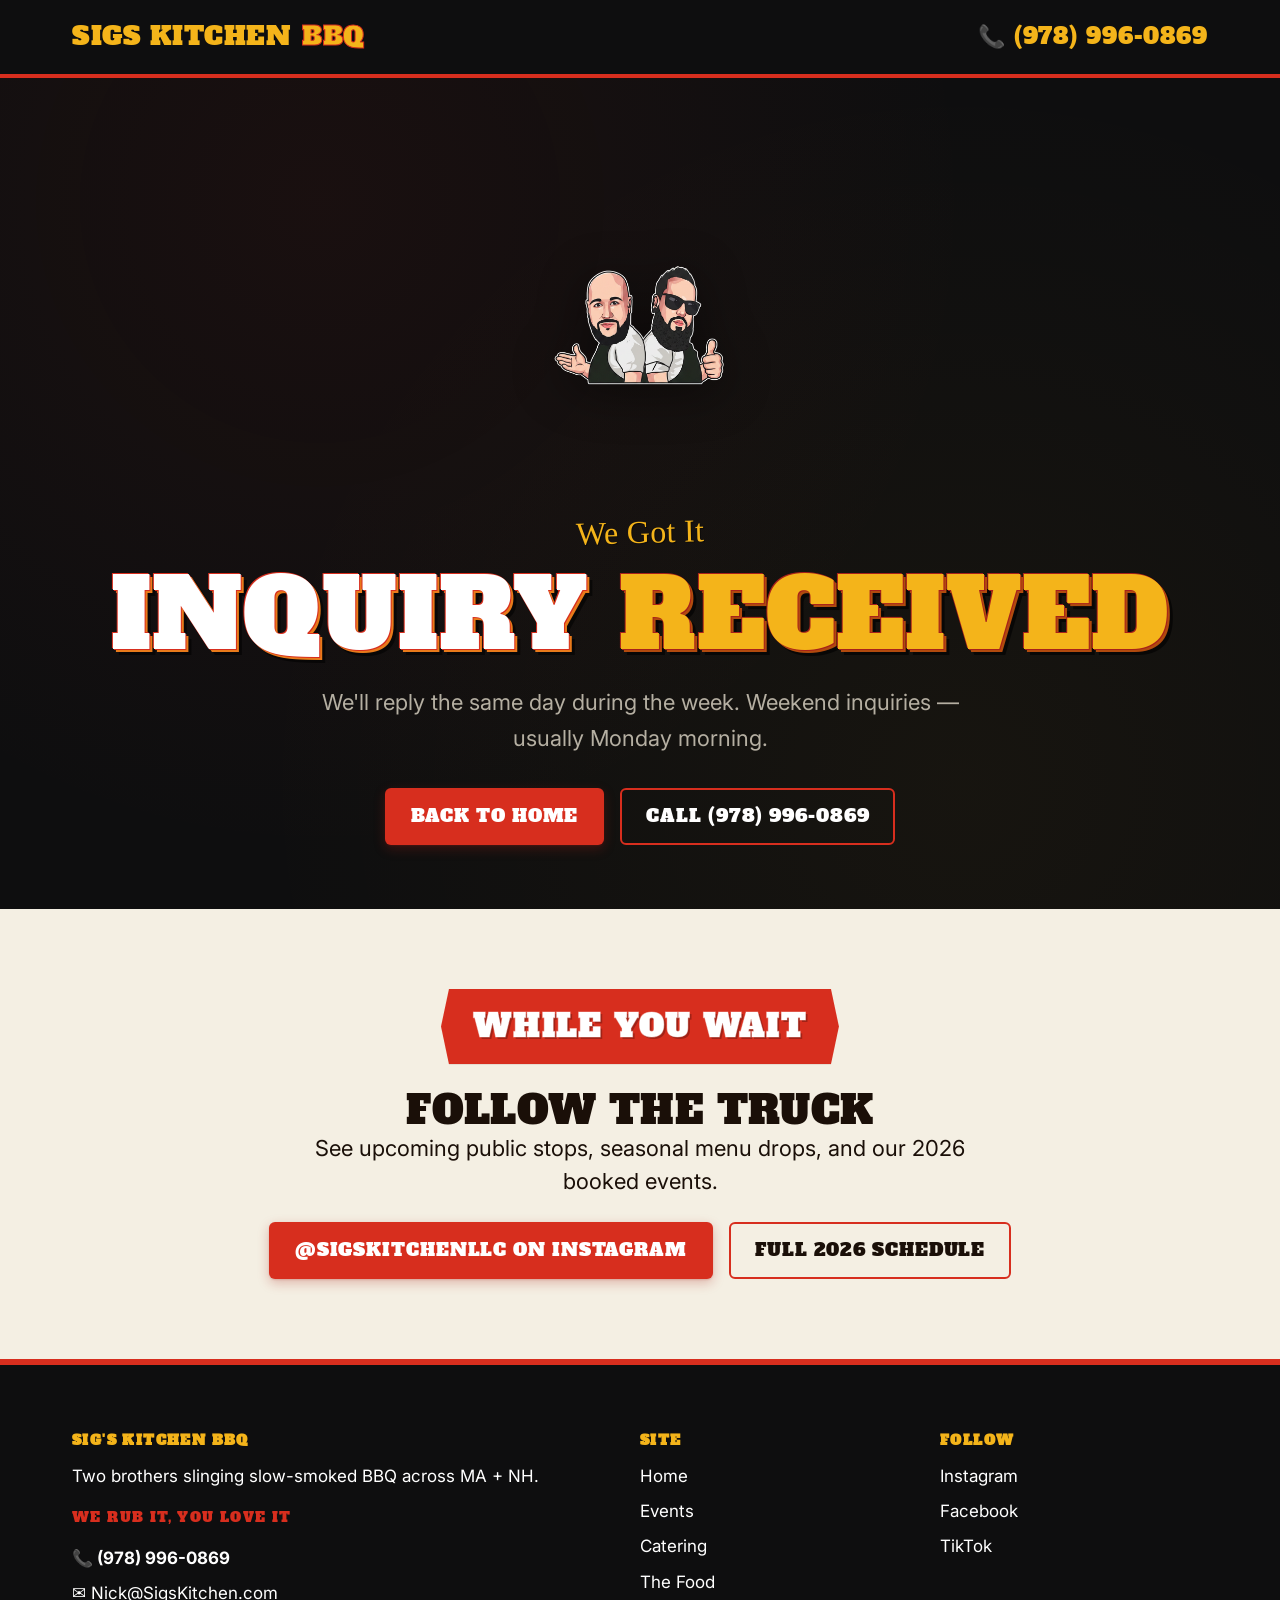
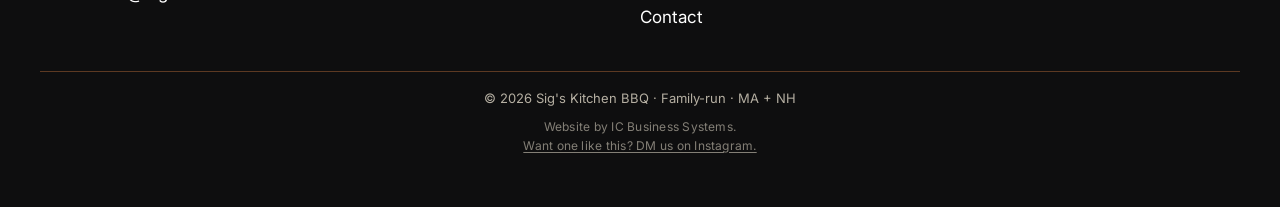
<file: thank-you.html>
<!doctype html>
<html lang="en">
<head>
  <meta charset="utf-8">
  <meta name="viewport" content="width=device-width, initial-scale=1, viewport-fit=cover">
  <meta name="theme-color" content="#0E0E0F">
  <title>Got It — We'll Be in Touch · Sig's Kitchen BBQ</title>
  <meta name="description" content="Your catering inquiry was received. Same-day reply during the week — or call (978) 996-0869 if it's urgent.">
  <meta name="brand-slug" content="sigs-kitchen-americana-festival">
  <meta name="robots" content="noindex">
  <link rel="icon" href="/favicon.ico?v=2" sizes="any">
  <link rel="icon" type="image/png" sizes="192x192" href="/favicon-192.png?v=2">
  <link rel="apple-touch-icon" href="/apple-touch-icon.png?v=2">
  <link rel="manifest" href="/site.webmanifest?v=2">
  <link rel="preconnect" href="https://fonts.googleapis.com">
  <link rel="preconnect" href="https://fonts.gstatic.com" crossorigin>
  <link rel="stylesheet" href="https://fonts.googleapis.com/css2?family=Alfa+Slab+One&family=Inter:wght@400;500;600;700&family=Permanent+Marker&family=Rye&display=swap">
  <link rel="stylesheet" href="styles.css?v=10">
  <script defer src="js/polish.js?v=10"></script>
</head>
<body>

<header class="site-header">
  <div class="container site-header__inner">
    <a class="site-header__brand" href="index.html" aria-label="Sig's Kitchen BBQ home">
      <span>SIGS KITCHEN</span><span class="outline">BBQ</span>
    </a>
    <a class="site-header__phone" href="tel:+19789960869">(978) 996-0869</a>
  </div>
</header>

<section class="hero">
  <div class="container">
    <img class="hero__brothers brothers-spot brothers-spot--medium" src="img/brothers-waving.png" alt="Sig's Kitchen brothers" width="240" height="240">
    <span class="hero__tagline">We Got It</span>
    <h1>Inquiry <span class="accent">Received</span></h1>
    <p class="hero__subhead">We'll reply the same day during the week. Weekend inquiries — usually Monday morning.</p>
    <div class="btn-group btn-group--center">
      <a class="btn btn--primary" href="index.html">Back to Home</a>
      <a class="btn btn--ghost-dark" href="tel:+19789960869">Call (978) 996-0869</a>
    </div>
  </div>
</section>

<section class="surface-cream">
  <div class="container u-text-center">
    <span class="ribbon">While You Wait</span>
    <h2>Follow the truck</h2>
    <p class="lede u-mx-auto u-max-48">See upcoming public stops, seasonal menu drops, and our 2026 booked events.</p>
    <div class="btn-group btn-group--center">
      <a class="btn btn--primary" href="https://www.instagram.com/SigsKitchenLLC/" rel="noopener" target="_blank">@SigsKitchenLLC on Instagram</a>
      <a class="btn btn--ghost-cream" href="events.html">Full 2026 Schedule</a>
    </div>
  </div>
</section>

<footer class="site-footer">
  <div class="container site-footer__grid">
    <div>
      <h4>Sig's Kitchen BBQ</h4>
      <p>Two brothers slinging slow-smoked BBQ across MA + NH.</p>
      <p class="tagline">We Rub It, You Love It</p>
      <p class="u-mt-md">
        <a href="tel:+19789960869"><strong>📞 (978) 996-0869</strong></a>
        <a href="mailto:Nick@SigsKitchen.com">✉ Nick@SigsKitchen.com</a>
      </p>
    </div>
    <div>
      <h4>Site</h4>
      <a href="index.html">Home</a>
      <a href="events.html">Events</a>
      <a href="catering.html">Catering</a>
      <a href="menu.html">The Food</a>
      <a href="contact.html">Contact</a>
    </div>
    <div>
      <h4>Follow</h4>
      <a href="https://www.instagram.com/SigsKitchenLLC/" target="_blank" rel="noopener">Instagram</a>
      <a href="https://www.facebook.com/p/Sigs-Kitchen-BBQ-61572174508141/" target="_blank" rel="noopener">Facebook</a>
      <a href="https://www.tiktok.com/@sigskitchen" target="_blank" rel="noopener">TikTok</a>
    </div>
  </div>
  <div class="container site-footer__legal">© 2026 Sig's Kitchen BBQ · Family-run · MA + NH</div>
  <div class="container site-footer__credit">Website by IC Business Systems. <a href="https://www.instagram.com/icbizsystems/" target="_blank" rel="noopener">Want one like this? DM us on Instagram.</a></div>
</footer>

</body>
</html>
</file>
<file: styles.css>
/* =========================================================================
   Sig's Kitchen BBQ — sigs-kitchen-americana-festival design system
   Per _brand/sigs-kitchen-design-system.md
   Loaded as design-system-constraints Mode A output
   ========================================================================= */

/* ---------- TOKENS ---------- */
:root {
  /* Palette (matches their FB poster palette exactly) */
  --bg-primary:    #0E0E0F;
  --bg-warm-cream: #F4EFE3;
  --bg-cream-deep: #ECE4D2;
  --accent-red:    #D72E1E;
  --accent-red-dk: #A8211A;
  --accent-yellow: #F4B41A;
  --accent-orange: #E87A1B;
  --text-on-dark:  #FFFFFF;
  --text-on-cream: #1A0F08;
  --text-muted-dark: #B5AFA2;
  --text-muted-cream: #6B4A2E;
  --border-warm:   #5C3922;
  --shadow-warm:   rgba(20, 8, 4, 0.15);

  /* Spacing (8pt grid) */
  --space-1: 8px;
  --space-2: 12px;
  --space-3: 16px;
  --space-4: 24px;
  --space-5: 32px;
  --space-6: 48px;
  --space-7: 64px;
  --space-8: 80px;
  --space-9: 120px;

  /* Type scale (fluid) */
  --fs-body:     clamp(16px, 1.5vw + 12px, 17px);
  --fs-h3:       clamp(20px, 2vw + 16px, 24px);
  --fs-h2:       clamp(28px, 3vw + 20px, 40px);
  --fs-h1:       clamp(40px, 6vw + 24px, 72px);

  /* Type stacks */
  --font-display: 'Alfa Slab One', 'Anton', 'Bebas Neue', Impact, sans-serif;
  --font-body:    'Inter', -apple-system, system-ui, sans-serif;
  /* Poster typography (2026-05-16 Pass C): brush script + Western stamp. */
  --font-script:  'Permanent Marker', 'Caveat Brush', 'Bradley Hand', cursive;
  --font-stamp:   'Rye', 'Alfa Slab One', Impact, sans-serif;

  /* Radii */
  --r-btn: 6px;
  --r-card: 8px;
}

/* ---------- RESET ---------- */
*,*::before,*::after { box-sizing: border-box; }
html { -webkit-text-size-adjust: 100%; }
body {
  margin: 0;
  overflow-x: hidden;
  font-family: var(--font-body);
  font-size: var(--fs-body);
  line-height: 1.6;
  color: var(--text-on-cream);
  background: var(--bg-warm-cream);
  -webkit-font-smoothing: antialiased;
}
img { max-width: 100%; height: auto; display: block; }
a { color: inherit; text-decoration: none; }
button { font-family: inherit; cursor: pointer; }

/* ---------- LAYOUT ---------- */
.container {
  width: 100%;
  max-width: 1200px;
  margin: 0 auto;
  padding-inline: var(--space-3);
}
@media (min-width: 768px) {
  .container { padding-inline: var(--space-5); }
}

section { padding-block: var(--space-7); }
@media (min-width: 1024px) { section { padding-block: var(--space-8); } }

/* Surface modes */
.surface-dark {
  background: var(--bg-primary);
  color: var(--text-on-dark);
}
.surface-dark p { color: var(--text-on-dark); }
.surface-dark .muted { color: var(--text-muted-dark); }

.surface-cream {
  background: var(--bg-warm-cream);
  color: var(--text-on-cream);
}
.surface-cream .muted { color: var(--text-muted-cream); }

.surface-cream-deep { background: var(--bg-cream-deep); }

/* ---------- HEADER ---------- */
.site-header {
  background: var(--bg-primary);
  color: var(--text-on-dark);
  border-bottom: 4px solid var(--accent-red);
  padding-block: var(--space-2);
  position: sticky;
  top: 0;
  z-index: 50;
}
@media (min-width: 768px) { .site-header { padding-block: var(--space-3); } }
.site-header__inner {
  display: flex;
  align-items: center;
  justify-content: space-between;
  gap: var(--space-2);
}
.site-header__brand {
  display: flex;
  align-items: center;
  gap: var(--space-2);
  font-family: var(--font-display);
  font-size: clamp(18px, 2vw + 8px, 26px);
  letter-spacing: 0.02em;
  text-transform: uppercase;
  color: var(--accent-yellow);
  white-space: nowrap;
}
.site-header__brand span.outline { -webkit-text-stroke: 1px var(--accent-red); }
.site-header__phone {
  font-family: var(--font-display);
  font-size: clamp(16px, 2vw, 22px);
  color: var(--accent-yellow);
  letter-spacing: 0.04em;
  white-space: nowrap;
  display: none; /* sticky mobile-bar already exposes Call; this would compete. */
}
.site-header__phone::before { content: none; }
@media (min-width: 768px) {
  .site-header__phone { display: inline; }
  .site-header__phone::before { content: "📞 "; }
}
.site-header__phone:hover { color: var(--text-on-dark); }

/* Nav — mobile drawer < 768px, horizontal row >= 768px */
.site-nav {
  position: absolute;
  top: 100%;
  left: 0;
  right: 0;
  background: var(--bg-primary);
  border-top: 2px solid var(--accent-red);
  flex-direction: column;
  align-items: stretch;
  padding: var(--space-2) var(--space-4);
  display: none;
  z-index: 49;
  box-shadow: 0 12px 28px rgba(0,0,0,0.45);
}
.site-nav.is-open { display: flex; }
.site-nav a {
  color: var(--text-on-dark);
  font-weight: 700;
  font-family: var(--font-display);
  font-size: 18px;
  letter-spacing: 0.06em;
  text-transform: uppercase;
  white-space: nowrap;
  padding: var(--space-3) var(--space-1);
  border-bottom: 1px solid rgba(255,255,255,0.08);
  margin: 0;
}
.site-nav a:last-child { border-bottom: none; }
.site-nav a:hover { color: var(--accent-yellow); }
.site-nav a.active { color: var(--accent-yellow); }

/* Hamburger toggle — mobile only */
.site-nav__toggle {
  display: flex;
  flex-direction: column;
  justify-content: center;
  align-items: center;
  width: 44px;
  height: 44px;
  background: transparent;
  border: 1px solid var(--accent-yellow);
  border-radius: 4px;
  cursor: pointer;
  padding: 0;
  margin-left: auto;
  flex-shrink: 0;
}
.site-nav__toggle:focus-visible {
  outline: 2px solid var(--accent-yellow);
  outline-offset: 2px;
}
.site-nav__toggle span {
  display: block;
  width: 22px;
  height: 2px;
  background: var(--accent-yellow);
  border-radius: 2px;
  margin: 2px 0;
  transition: transform 0.2s ease, opacity 0.2s ease;
}
.site-nav__toggle[aria-expanded="true"] span:nth-child(1) { transform: translateY(6px) rotate(45deg); }
.site-nav__toggle[aria-expanded="true"] span:nth-child(2) { opacity: 0; }
.site-nav__toggle[aria-expanded="true"] span:nth-child(3) { transform: translateY(-6px) rotate(-45deg); }

@media (min-width: 768px) {
  .site-nav {
    position: static;
    background: transparent;
    border-top: none;
    flex-direction: row;
    padding: 0;
    display: flex;
    box-shadow: none;
    align-items: center;
  }
  .site-nav a {
    margin-inline: 10px;
    padding: 0;
    border-bottom: none;
    font-size: 13px;
    font-family: inherit;
    font-weight: 600;
  }
  .site-nav a.active {
    border-bottom: 2px solid var(--accent-red);
    padding-bottom: 4px;
  }
  .site-nav__toggle { display: none; }
}

/* ---------- TYPE ---------- */
h1, h2, h3 {
  font-family: var(--font-display);
  font-weight: 400; /* display fonts are inherently bold */
  text-transform: uppercase;
  line-height: 1.1;
  letter-spacing: 0.01em;
  margin: 0;
}
h1 { font-size: var(--fs-h1); }
h2 { font-size: var(--fs-h2); }
h3 { font-size: var(--fs-h3); }
p { margin: 0 0 var(--space-3); max-width: 65ch; }
.lede { font-size: clamp(18px, 1.5vw + 14px, 22px); line-height: 1.5; max-width: 60ch; }

/* ---------- BANNER RIBBONS (signature device) ---------- */
.ribbon {
  display: inline-block;
  background: var(--accent-red);
  color: var(--text-on-dark);
  font-family: var(--font-display);
  text-transform: uppercase;
  padding: var(--space-2) var(--space-5);
  margin-bottom: var(--space-4);
  letter-spacing: 0.04em;
  /* notched ends — wrestling-poster vibe */
  clip-path: polygon(2% 0, 98% 0, 100% 50%, 98% 100%, 2% 100%, 0 50%);
  font-size: clamp(20px, 2.5vw + 8px, 32px);
  -webkit-text-stroke: 1px rgba(255,255,255,0.4);
}
.ribbon--yellow {
  background: var(--accent-yellow);
  color: var(--accent-red);
  -webkit-text-stroke: 1px rgba(168,33,26,0.4);
}

/* ---------- BUTTONS ---------- */
.btn {
  display: inline-flex;
  align-items: center;
  justify-content: center;
  gap: var(--space-1);
  min-height: 52px;
  padding: var(--space-2) var(--space-4);
  font-family: var(--font-display);
  font-size: clamp(15px, 1vw + 10px, 18px);
  letter-spacing: 0.05em;
  text-transform: uppercase;
  border-radius: var(--r-btn);
  border: 2px solid transparent;
  transition: background-color 0.15s, color 0.15s, border-color 0.15s;
}
.btn--primary {
  background: var(--accent-red);
  color: var(--text-on-dark);
}
.btn--primary:hover { background: var(--accent-red-dk); }
.btn--primary:focus-visible { outline: 3px solid var(--accent-yellow); outline-offset: 2px; }

.btn--secondary {
  background: var(--accent-yellow);
  color: var(--text-on-cream);
}
.btn--secondary:hover { background: var(--accent-orange); }

.btn--ghost-dark {
  background: transparent;
  color: var(--text-on-dark);
  border: 2px solid var(--accent-red);
}
.btn--ghost-dark:hover { background: var(--accent-red); }

.btn--ghost-cream {
  background: transparent;
  color: var(--text-on-cream);
  border: 2px solid var(--accent-red);
}
.btn--ghost-cream:hover { background: var(--accent-red); color: var(--text-on-dark); }

.btn-group {
  display: flex;
  flex-wrap: wrap;
  gap: var(--space-3);
  margin-top: var(--space-4);
}

/* ---------- HERO ---------- */
.hero {
  background: var(--bg-primary);
  color: var(--text-on-dark);
  padding-block: var(--space-8) var(--space-7);
  text-align: center;
  position: relative;
  overflow: hidden;
}
.hero__brothers {
  width: clamp(200px, 35vw, 320px);
  margin: 0 auto var(--space-3);
}
.hero__tagline {
  display: inline-block;
  font-family: var(--font-script);
  color: var(--accent-yellow);
  font-size: clamp(20px, 2vw + 10px, 32px);
  letter-spacing: 0.01em;
  text-transform: none;
  margin-bottom: var(--space-2);
  transform: rotate(-1.5deg);
  text-shadow: 2px 2px 0 rgba(0,0,0,0.45);
}
@media (prefers-reduced-motion: reduce) { .hero__tagline { transform: none; } }
.hero h1 {
  color: var(--text-on-dark);
  font-size: clamp(44px, 7vw + 16px, 96px);
  line-height: 0.95;
  max-width: 18ch;
  margin: 0 auto var(--space-4);
}
.hero h1 .accent { color: var(--accent-yellow); }
.hero__subhead {
  font-size: clamp(18px, 1.5vw + 14px, 22px);
  max-width: 50ch;
  margin: 0 auto var(--space-5);
  color: var(--text-muted-dark);
}
.hero .btn-group { justify-content: center; }

/* ---------- SERVICE MIX ---------- */
.service-mix {
  background: var(--bg-warm-cream);
  text-align: center;
}
.service-mix__grid {
  display: grid;
  gap: var(--space-4);
  margin-top: var(--space-5);
  grid-template-columns: 1fr;
}
@media (min-width: 768px) {
  .service-mix__grid { grid-template-columns: repeat(2, minmax(0, 1fr)); }
  .service-mix__grid > .service-card:nth-child(3) { grid-column: 1 / -1; }
}
@media (min-width: 1100px) {
  .service-mix__grid { grid-template-columns: repeat(3, minmax(0, 1fr)); }
  .service-mix__grid > .service-card:nth-child(3) { grid-column: auto; }
}
.service-card {
  background: var(--bg-cream-deep);
  border-radius: var(--r-card);
  padding: var(--space-5);
  text-align: left;
  box-shadow: 0 4px 14px rgba(20,8,4,0.05), inset 0 0 0 1px rgba(168,33,26,0.10);
}
.service-card h3 { color: var(--text-on-cream); margin-bottom: var(--space-2); }
.service-card p { color: var(--text-muted-cream); }
.service-card a {
  display: inline-block;
  margin-top: var(--space-2);
  color: var(--accent-red);
  font-weight: 700;
  text-decoration: underline;
  text-underline-offset: 4px;
  text-transform: uppercase;
  font-size: 14px;
  letter-spacing: 0.04em;
}

/* ---------- TRUST STRIP ---------- */
.trust-strip {
  background: var(--accent-red);
  color: var(--text-on-dark);
  padding-block: var(--space-5);
  text-align: center;
}
.trust-strip__grid {
  display: grid;
  gap: var(--space-3);
  grid-template-columns: 1fr;
}
@media (min-width: 768px) { .trust-strip__grid { grid-template-columns: repeat(3, 1fr); } }
.trust-item__num {
  font-family: var(--font-display);
  font-size: clamp(32px, 4vw + 16px, 56px);
  color: var(--accent-yellow);
  display: block;
  line-height: 1;
}
.trust-item__label {
  font-family: var(--font-display);
  text-transform: uppercase;
  font-size: 14px;
  letter-spacing: 0.1em;
  margin-top: var(--space-1);
  color: var(--text-on-dark);
}

/* ---------- TESTIMONIAL ---------- */
.testimonial {
  background: var(--bg-warm-cream);
  text-align: center;
}
.testimonial__quote {
  font-family: var(--font-display);
  font-size: clamp(22px, 2.5vw + 14px, 36px);
  color: var(--text-on-cream);
  font-weight: 400;
  line-height: 1.2;
  max-width: 22ch;
  margin: 0 auto var(--space-3);
}
.testimonial__quote::before { content: "“"; font-size: 1.4em; line-height: 0; vertical-align: -0.2em; }
.testimonial__quote::after  { content: "”"; font-size: 1.4em; line-height: 0; vertical-align: -0.2em; }
.testimonial__attribution {
  font-family: var(--font-body);
  font-size: 14px;
  color: var(--text-muted-cream);
  text-transform: uppercase;
  letter-spacing: 0.08em;
}

/* ---------- SCHEDULE / EVENTS ---------- */
.schedule {
  background: var(--bg-primary);
  color: var(--text-on-dark);
}
.schedule h2 { color: var(--accent-yellow); margin-bottom: var(--space-2); }
.schedule__subhead {
  font-family: var(--font-display);
  color: var(--text-muted-dark);
  text-transform: uppercase;
  letter-spacing: 0.1em;
  margin-bottom: var(--space-5);
}
.schedule__list {
  display: grid;
  gap: var(--space-2);
  grid-template-columns: 1fr;
  max-width: 800px;
  margin: 0 auto;
}
@media (min-width: 768px) { .schedule__list { grid-template-columns: 1fr 1fr; gap: var(--space-3); } }
.schedule__item {
  display: grid;
  grid-template-columns: 80px 1fr;
  gap: var(--space-3);
  padding: var(--space-2) var(--space-3);
  background: rgba(255,255,255,0.04);
  border-radius: 14px;
  box-shadow: inset 0 0 0 1px rgba(244,180,26,0.12);
  align-items: center;
}
.schedule__date {
  font-family: var(--font-display);
  color: var(--accent-yellow);
  background: var(--accent-red);
  padding: var(--space-1) var(--space-2);
  text-align: center;
  letter-spacing: 0.04em;
  font-size: 13px;
  text-transform: uppercase;
  line-height: 1.1;
}
.schedule__where {
  font-weight: 600;
  text-transform: uppercase;
  letter-spacing: 0.04em;
  font-size: 15px;
}
.schedule__time {
  color: var(--text-muted-dark);
  font-size: 13px;
  display: block;
  margin-top: 2px;
  text-transform: none;
  letter-spacing: 0;
}

/* ---------- MENU PAGE ---------- */
.menu-section { padding-block: var(--space-7); }
.menu-section__header { text-align: center; margin-bottom: var(--space-5); }
.menu-grid {
  display: grid;
  gap: var(--space-4) var(--space-6);
  grid-template-columns: 1fr;
  max-width: 880px;
  margin: 0 auto;
}
@media (min-width: 768px) { .menu-grid { grid-template-columns: 1fr 1fr; } }
.menu-item {
  border-bottom: 1px solid var(--border-warm);
  padding-bottom: var(--space-3);
}
.menu-item__head {
  display: flex;
  flex-wrap: wrap;
  justify-content: space-between;
  align-items: baseline;
  gap: var(--space-1) var(--space-2);
  margin-bottom: var(--space-1);
}
.menu-item__name {
  flex: 1 1 auto;
  min-width: 0;
  font-family: var(--font-display);
  font-size: clamp(17px, 1vw + 12px, 20px);
  text-transform: uppercase;
  letter-spacing: 0.02em;
  color: var(--text-on-cream);
}
.menu-item__price {
  flex: 0 0 auto;
  font-family: var(--font-display);
  font-size: clamp(18px, 1.2vw + 12px, 22px);
  color: var(--accent-red);
  white-space: nowrap;
  font-variant-numeric: tabular-nums;
}

/* Catering sample-menu variant — descriptors (not prices) get an eyebrow
   subtitle treatment below the name. Consistent layout regardless of
   descriptor length: no more half-stacked, half-side-by-side mix. */
.menu-grid--meta .menu-item__head {
  flex-direction: column;
  align-items: flex-start;
  gap: 2px;
}
.menu-grid--meta .menu-item__price {
  font-family: var(--font-body);
  font-size: 11px;
  font-weight: 700;
  letter-spacing: 0.12em;
  text-transform: uppercase;
  color: var(--accent-red);
  white-space: normal;
  font-variant-numeric: normal;
}
.menu-item__desc {
  font-size: 15px;
  color: var(--text-muted-cream);
  margin: 0;
  line-height: 1.5;
}

.sample-menu__cta {
  display: flex;
  justify-content: center;
  margin-top: var(--space-6);
}
.sample-menu__cta .btn {
  margin-inline: auto;
}

/* ---------- CATERING FORM ---------- */
.catering-form-wrap {
  background: var(--bg-cream-deep);
  border-radius: var(--r-card);
  padding: var(--space-5);
  max-width: 640px;
  margin: var(--space-5) auto 0;
}
.catering-form-wrap h3 { margin-bottom: var(--space-3); }
.form-status {
  margin-bottom: var(--space-3);
  padding: var(--space-2) var(--space-3);
  border-radius: var(--r-btn);
  border: 1px solid rgba(176, 52, 35, 0.18);
  background: #fff3ee;
  color: #7c2d12;
  font-weight: 600;
  line-height: 1.5;
}
.field {
  margin-bottom: var(--space-3);
}
.field label {
  display: block;
  font-weight: 600;
  margin-bottom: var(--space-1);
  font-size: 14px;
  text-transform: uppercase;
  letter-spacing: 0.04em;
  color: var(--text-on-cream);
}
.field input,
.field select,
.field textarea {
  width: 100%;
  font-family: inherit;
  font-size: 16px;
  min-height: 48px;
  padding: var(--space-2) var(--space-3);
  border: 2px solid var(--border-warm);
  background: var(--bg-warm-cream);
  border-radius: var(--r-btn);
  color: var(--text-on-cream);
}
.field textarea { min-height: 120px; resize: vertical; }
.field input:focus,
.field select:focus,
.field textarea:focus {
  outline: 3px solid var(--accent-yellow);
  outline-offset: 0;
  border-color: var(--accent-red);
}
.field--row {
  display: grid;
  grid-template-columns: 1fr;
  gap: var(--space-2);
}
.field--row > .field {
  min-width: 0;
}
.field input[type="date"] {
  min-width: 0;
  appearance: none;
  -webkit-appearance: none;
  line-height: 1.2;
  padding-block: 14px;
}
.field input[type="date"]::-webkit-date-and-time-value {
  text-align: left;
}
.field input[type="date"]::-webkit-calendar-picker-indicator {
  opacity: 0.8;
  cursor: pointer;
}
@media (min-width: 720px) {
  .field--row { grid-template-columns: repeat(2, minmax(0, 1fr)); gap: var(--space-3); }
}
.field--row--event {
  grid-template-columns: 1fr;
}
@media (min-width: 1080px) {
  .field--row--event { grid-template-columns: repeat(2, minmax(0, 1fr)); }
}

/* ---------- FOOTER ---------- */
.site-footer {
  background: var(--bg-primary);
  color: var(--text-on-dark);
  padding-block: var(--space-7) var(--space-5);
  border-top: 6px solid var(--accent-red);
}
.site-footer__grid {
  display: grid;
  gap: var(--space-5);
  grid-template-columns: 1fr;
}
@media (min-width: 768px) {
  .site-footer__grid { grid-template-columns: 2fr 1fr 1fr; }
}
.site-footer h3,
.site-footer h4 {
  font-family: var(--font-display);
  color: var(--accent-yellow);
  font-size: 14px;
  letter-spacing: 0.1em;
  text-transform: uppercase;
  margin: 0 0 var(--space-2);
}
.site-footer a {
  display: block;
  color: var(--text-on-dark);
  margin-bottom: var(--space-1);
}
.site-footer a:hover { color: var(--accent-yellow); }
.site-footer .tagline {
  font-family: var(--font-display);
  color: var(--accent-red);
  text-transform: uppercase;
  letter-spacing: 0.1em;
  font-size: 14px;
  margin-top: var(--space-3);
}
.site-footer__credit {
  text-align: center;
  font-size: 12px;
  color: var(--text-muted-dark);
  padding-top: var(--space-1);
  padding-bottom: var(--space-2);
  opacity: 0.7;
  letter-spacing: 0.02em;
}
.site-footer__credit a { color: inherit; text-decoration: underline; text-underline-offset: 2px; }
.site-footer__credit a:hover { color: var(--accent-yellow); opacity: 1; }

.site-footer__legal {
  border-top: 1px solid var(--border-warm);
  margin-top: var(--space-5);
  padding-top: var(--space-3);
  font-size: 13px;
  color: var(--text-muted-dark);
  text-align: center;
}

/* ---------- MOBILE BOTTOM BAR (always-visible call/quote) ---------- */
.mobile-bar {
  position: fixed;
  bottom: 0;
  inset-inline: 0;
  display: flex;
  background: var(--bg-primary);
  border-top: 3px solid var(--accent-red);
  z-index: 60;
}
.mobile-bar a {
  flex: 1;
  padding: var(--space-2);
  text-align: center;
  font-family: var(--font-display);
  text-transform: uppercase;
  font-size: 13px;
  letter-spacing: 0.05em;
  color: var(--text-on-dark);
}
.mobile-bar a + a { border-left: 1px solid var(--border-warm); }
.mobile-bar .call    { color: var(--accent-yellow); }
.mobile-bar .quote   { background: var(--accent-red); }
@media (min-width: 768px) { .mobile-bar { display: none; } }

/* Mobile bar takes up space; pad body bottom only on mobile */
@media (max-width: 767px) { body { padding-bottom: 60px; } }

/* ---------- A11y + Motion ---------- */
:focus-visible { outline: 3px solid var(--accent-yellow); outline-offset: 2px; }
@media (prefers-reduced-motion: reduce) {
  * { transition: none !important; animation: none !important; }
}

/* ---------- UTILITY CLASSES (post-review refactor) ---------- */
.u-text-center { text-align: center; }
.u-text-yellow { color: var(--accent-yellow); }
.u-text-red    { color: var(--accent-red); }
.u-text-muted-cream { color: var(--text-muted-cream); }
.u-text-muted-dark  { color: var(--text-muted-dark); }
.u-italic { font-style: italic; }
.u-mt-md  { margin-top: var(--space-3); }
.u-mt-lg  { margin-top: var(--space-5); }
.u-mt-xl  { margin-top: var(--space-7); }
.u-mb-md  { margin-bottom: var(--space-3); }
.u-mx-auto { margin-left: auto; margin-right: auto; }
.u-max-46 { max-width: 46ch; }
.u-max-48 { max-width: 48ch; }
.u-max-60 { max-width: 60ch; }
.u-max-18ch { max-width: 18ch; }
.u-flex-center { display: flex; justify-content: center; }
.u-grid-2col-cols { columns: 2; }

/* Numbered service-card pattern (catering.html "How it works") */
.step-card { text-align: center; }
.step-card__num {
  font-family: var(--font-display);
  color: var(--accent-red);
  font-size: clamp(40px, 4vw + 16px, 56px);
  display: block;
  margin-bottom: var(--space-2);
  line-height: 1;
}

/* Event-type list (catering.html "Who We Cook For") */
.event-list { list-style:none; padding:0; max-width:800px; margin:var(--space-5) auto; display:grid; gap:var(--space-2); }
.event-list__item {
  padding: var(--space-3);
  background: rgba(255,255,255,0.04);
  border-radius: 14px;
  box-shadow: inset 0 0 0 1px rgba(244,180,26,0.12);
}
.event-list__item strong {
  color: var(--accent-yellow);
  font-family: var(--font-display);
  text-transform: uppercase;
  letter-spacing: 0.04em;
  margin-right: var(--space-1);
}

/* Big contact-info card on contact.html */
.contact-card {
  text-decoration: none;
  text-align: center;
  padding: var(--space-7);
  box-shadow: 0 10px 28px rgba(0,0,0,0.22), inset 0 0 0 1px rgba(244,180,26,0.14);
  display: block;
}
.contact-card__eyebrow {
  display: block;
  font-family: var(--font-display);
  color: var(--accent-yellow);
  font-size: 14px;
  letter-spacing: 0.2em;
  text-transform: uppercase;
  margin-bottom: var(--space-2);
}
.contact-card__primary {
  display: block;
  font-family: var(--font-display);
  color: var(--accent-red);
  font-size: clamp(28px, 3.5vw, 42px);
  letter-spacing: 0.02em;
  line-height: 1.1;
  word-break: keep-all;
  overflow-wrap: break-word;
}
.contact-card__primary--email { font-size: clamp(16px, 2vw, 22px); word-break: break-word; letter-spacing: 0.01em; }
.contact-card__hint {
  display: block;
  margin-top: var(--space-2);
  color: var(--text-muted-cream);
  font-size: 14px;
  text-transform: uppercase;
  letter-spacing: 0.08em;
}

/* Two-column home-base block (contact.html "Where to Find Us") */
.home-base-grid { display: grid; gap: var(--space-4); grid-template-columns: 1fr; max-width: 900px; margin: var(--space-5) auto; }
@media (min-width: 768px) { .home-base-grid { grid-template-columns: 1fr 1fr; gap: var(--space-5); } }
.home-base {
  background: rgba(255,255,255,0.04);
  padding: var(--space-5);
  border-radius: var(--r-card);
  box-shadow: inset 0 0 0 1px rgba(244,180,26,0.12);
  transition: background-color 0.15s, transform 0.15s;
}
.home-base:hover { background: rgba(244,180,26,0.08); transform: translateY(-2px); }
.home-base h3 { color: var(--accent-yellow); }

/* Included-list block (catering.html) */
.included-grid { display:grid; gap: var(--space-5); grid-template-columns: 1fr; max-width: 900px; margin: 0 auto; }
.included-grid h3 { color: var(--accent-yellow); margin-bottom: var(--space-3); }
.included-grid ul { line-height: 2; padding-left: var(--space-3); }

/* Form alt action hint (catering form footer line) */
.form-alt-action { margin-top: var(--space-3); text-align: center; font-size: 14px; }
.form-alt-action a { color: var(--accent-red); font-weight: 700; }

/* Allergy callout box (menu.html) */
.allergy-box {
  margin-top: var(--space-7);
  padding: var(--space-4);
  border: 2px solid var(--accent-red);
  border-radius: var(--r-card);
  text-align: center;
  max-width: 600px;
  margin-inline: auto;
}
.allergy-box h3 { color: var(--accent-red); }

/* Closing big CTA (menu.html, contact.html) */
.closing-cta { text-align: center; }

/* Centered button group */
.btn-group--center { justify-content: center; }

/* ---------- BROTHERS CARTOON SIZING ---------- */
.brothers-spot {
  display: block;
  margin: var(--space-4) auto;
  filter: drop-shadow(0 8px 24px rgba(0,0,0,0.45));
}
.brothers-spot--small  { max-width: 140px; }
.brothers-spot--medium { max-width: 220px; }
.brothers-spot--large  { max-width: 320px; }

/* =========================================================================
   POLISH PASS 2026-05-16 — composition + integration upgrades
   Driven by Irving's design-feel critique. New components, not rewrites.
   ========================================================================= */

/* Subtle warm-tint on all dark surfaces — alpha PNGs preserve the seam,
   so the brothers art floats cleanly on top of the gradient. */
.surface-dark,
.hero,
.schedule {
  background-image:
    radial-gradient(circle at 25% 15%, rgba(215,46,30,0.06) 0%, transparent 55%),
    radial-gradient(circle at 75% 85%, rgba(244,180,26,0.04) 0%, transparent 60%);
}

/* ---------- HERO SPLIT (two-column, art + copy) ---------- */
.hero--split {
  /* Mobile-tight: art + headline + CTA must all fit above the iPhone 12 fold. */
  padding-block: var(--space-4) var(--space-5);
  text-align: left;
}
.hero--split .container {
  display: grid;
  gap: var(--space-3);
  grid-template-columns: 1fr;
  align-items: center;
}
.hero--split__art {
  order: -1;
  /* Smaller on mobile so the value prop + CTA enter the first viewport. */
  max-width: 180px;
  margin: 0 auto var(--space-1);
}
/* Larger variant — sized so a square hero image (e.g. brothers-waving 320x320
   on /catering) renders at roughly the same vertical extent as the home page
   logo (which is portrait 800x1052, so 180w renders 237h). Catering needs
   max-width matching the home logo's rendered HEIGHT to feel "matched". */
.hero--split__art--lg {
  max-width: 280px;
}
@media (min-width: 900px) {
  .hero--split__art--lg { max-width: 480px; }
}

/* Tight variant — only used on catering hero where the bigger image was
   creating too much vertical space between art and title on mobile. Scoped
   so home hero (which Irving explicitly likes as-is) is untouched. */
.hero--tight {
  padding-block: var(--space-1) var(--space-2);
}
.hero--tight .container {
  gap: var(--space-1);
}
.hero--tight .hero--split__art {
  margin-bottom: 0;
}
@media (min-width: 900px) {
  /* On desktop the layout is side-by-side, so gap is column-gap not vertical.
     Keep the original spacing there. */
  .hero--tight {
    padding-block: var(--space-7) var(--space-6);
  }
  .hero--tight .container {
    gap: var(--space-6);
  }
}
.hero--split__art {
  /* Sticker drop-shadow lifts the cutout from the section. Now that PNGs ship
     with real alpha, mix-blend-mode is gone. */
  filter: drop-shadow(0 10px 24px rgba(0,0,0,0.55));
}
.hero--split__copy { text-align: center; }
.hero--split h1 {
  font-size: clamp(34px, 5vw + 14px, 64px);
  line-height: 0.95;
  margin-bottom: var(--space-2);
}
.hero--split .hero__tagline { display: inline-block; margin-bottom: var(--space-1); }
.hero--split .hero__subhead { margin-bottom: var(--space-3); }
.hero-trust-list {
  list-style: none;
  padding: 0;
  margin: var(--space-4) 0 0;
  display: flex;
  flex-wrap: wrap;
  gap: var(--space-2);
  justify-content: center;
}
.hero-trust-list li {
  display: inline-flex;
  align-items: center;
  min-height: 40px;
  padding: 0 var(--space-3);
  border-radius: 999px;
  border: 1px solid rgba(244,180,26,0.24);
  background: rgba(255,255,255,0.04);
  color: var(--text-on-dark);
  font-size: 13px;
  font-weight: 600;
  letter-spacing: 0.03em;
  text-transform: uppercase;
}
@media (min-width: 900px) {
  .hero--split {
    padding-block: var(--space-7) var(--space-6);
  }
  .hero--split .container {
    grid-template-columns: minmax(260px, 340px) 1fr;
    gap: var(--space-6);
    align-items: center;
  }
  .hero--split__art { order: 0; margin: 0; max-width: 340px; }
  .hero--split__copy { text-align: left; }
  .hero--split .btn-group { justify-content: flex-start; }
  .hero-trust-list { justify-content: flex-start; }
  .hero--split h1 { max-width: 14ch; font-size: clamp(48px, 5vw + 16px, 72px); }
  .hero--split .hero__subhead { max-width: 42ch; margin-left: 0; }
}

/* ---------- HERO COMPACT (contact page — small hero, less dead space) ---------- */
.hero--compact {
  padding-block: var(--space-5) var(--space-4);
}
.hero--compact .container {
  display: flex;
  align-items: center;
  justify-content: center;
  gap: var(--space-4);
  flex-wrap: wrap;
  text-align: left;
}
.hero--compact__art {
  max-width: 110px;
  filter: drop-shadow(0 6px 14px rgba(0,0,0,0.5));
}
.hero--compact h1 {
  font-size: clamp(36px, 4vw + 16px, 56px);
  line-height: 1;
  margin: 0;
}
.hero--compact__copy {
  flex: 1;
  min-width: 240px;
}
.hero--compact .hero__tagline {
  font-size: clamp(16px, 1.5vw + 8px, 22px);
  letter-spacing: 0.01em;
  margin-bottom: var(--space-1);
  display: block;
}
.hero--compact .hero__subhead {
  font-size: clamp(15px, 1vw + 12px, 18px);
  margin: var(--space-2) 0 0;
  max-width: 50ch;
}
@media (max-width: 600px) {
  .hero--compact__art { max-width: 90px; }
}

/* ---------- PROOF CARDS (testimonial replacement) ---------- */
.proof-section {
  padding-block: var(--space-7);
}
.proof-section .container { text-align: center; }
.proof-grid {
  display: grid;
  gap: var(--space-3);
  grid-template-columns: 1fr;
  margin: var(--space-5) 0;
}
@media (min-width: 768px) { .proof-grid { grid-template-columns: repeat(3, 1fr); gap: var(--space-4); } }

/* Mobile: swipeable carousel with peek-and-snap so users discover the swipe.
   Stays inside .container — no negative margin bleed (would cause page-level
   horizontal scroll on devices without overflow-x:hidden). */
@media (max-width: 767px) {
  .proof-grid {
    grid-template-columns: none;
    display: flex;
    flex-wrap: nowrap;
    overflow-x: auto;
    overflow-y: hidden;
    scroll-snap-type: x mandatory;
    -webkit-overflow-scrolling: touch;
    gap: var(--space-3);
    padding-block-end: var(--space-3);
    scrollbar-width: thin;
    scrollbar-color: rgba(0,0,0,0.18) transparent;
  }
  .proof-grid--expandable {
    display: grid;
    grid-template-columns: 1fr;
    overflow: visible;
    padding-block-end: 0;
  }
  .proof-grid--expandable > .proof-card {
    flex: none;
    scroll-snap-align: none;
    scroll-snap-stop: normal;
  }
  .proof-grid > .proof-card {
    flex: 0 0 85%;
    min-width: 0;
    scroll-snap-align: start;
    scroll-snap-stop: always;
  }
  .proof-grid::-webkit-scrollbar { height: 4px; }
  .proof-grid::-webkit-scrollbar-track { background: transparent; }
  .proof-grid::-webkit-scrollbar-thumb { background: rgba(0,0,0,0.18); border-radius: 4px; }
}

/* Desktop: cap proof grid at 3 cards. Extras (Abbi/Ray/Mark/etc.) stay in DOM
   for mobile carousel but are hidden on the wider layout that already shows
   3 cards per row -- a second row of 1-3 cards looked unbalanced. */
@media (min-width: 768px) {
  .proof-grid > .proof-card:nth-child(n+4) { display: none; }
}
@media (min-width: 768px) {
  .proof-grid--expandable {
    grid-template-columns: repeat(2, minmax(0, 1fr));
    gap: var(--space-4);
  }
  .proof-grid--expandable > .proof-card:nth-child(n+4) {
    display: flex;
  }
}
@media (min-width: 1100px) {
  .proof-grid--home {
    grid-template-columns: repeat(3, minmax(0, 1fr));
  }
}

.proof-card {
  background: var(--bg-cream-deep);
  border-radius: var(--r-card);
  padding: var(--space-5);
  text-align: left;
  box-shadow: 0 4px 16px rgba(20,8,4,0.08), 0 1px 3px rgba(20,8,4,0.05), inset 0 0 0 1px rgba(168,33,26,0.10);
  display: flex;
  flex-direction: column;
  position: relative;
}
.proof-card__stars {
  font-size: 18px;
  letter-spacing: 0.1em;
  color: var(--accent-yellow);
  margin-bottom: var(--space-2);
}
.proof-card__quote {
  font-size: 16px;
  line-height: 1.55;
  color: var(--text-on-cream);
  margin: 0 0 var(--space-3);
  flex: 1;
}
.proof-card__quote::before { content: "\201C"; color: var(--accent-red); font-family: var(--font-display); font-size: 36px; line-height: 0; vertical-align: -8px; margin-right: 4px; }
.proof-grid--expandable {
  max-width: 980px;
  margin-inline: auto;
}
.proof-grid--expandable .proof-card__quote {
  display: -webkit-box;
  -webkit-box-orient: vertical;
  -webkit-line-clamp: 4;
  overflow: hidden;
}
.proof-card.is-expanded .proof-card__quote {
  display: block;
  -webkit-line-clamp: unset;
}
.proof-card__toggle {
  display: inline-flex;
  align-items: center;
  align-self: flex-start;
  background: transparent;
  border: 0;
  padding: 0;
  margin: 0 0 var(--space-3);
  color: var(--accent-red);
  font-family: var(--font-body);
  font-size: 13px;
  font-weight: 700;
  letter-spacing: 0.08em;
  text-transform: uppercase;
  text-decoration: underline;
  text-underline-offset: 4px;
  cursor: pointer;
}
.proof-card__toggle[hidden] {
  display: none;
}
.proof-card__attribution {
  display: flex;
  align-items: center;
  gap: var(--space-2);
  padding-top: var(--space-2);
  border-top: 1px dashed var(--border-warm);
  margin-top: auto;
}
.proof-card__avatar {
  width: 36px;
  height: 36px;
  border-radius: 50%;
  background: var(--accent-red);
  color: var(--text-on-dark);
  display: flex;
  align-items: center;
  justify-content: center;
  font-family: var(--font-display);
  font-size: 16px;
  flex-shrink: 0;
}
.proof-card__name {
  font-weight: 600;
  font-size: 14px;
  color: var(--text-on-cream);
  display: block;
  line-height: 1.3;
}
.proof-card__source {
  font-size: 12px;
  color: var(--text-muted-cream);
  letter-spacing: 0.04em;
  text-transform: uppercase;
}

/* 3-stat card grid — equal width on desktop, clean stack on mobile.
   Replaced the inline strip per Codex F1 follow-up: stats now have
   intentional composition instead of flex-wrap drift. */
.proof-stats-grid {
  display: grid;
  gap: var(--space-3);
  grid-template-columns: 1fr;
  max-width: 720px;
  margin: var(--space-3) auto var(--space-5);
}
@media (min-width: 640px) {
  .proof-stats-grid { grid-template-columns: repeat(3, 1fr); gap: var(--space-3); }
}
.stat-card {
  background: var(--bg-cream-deep);
  border-radius: var(--r-card);
  padding: var(--space-4) var(--space-3);
  text-align: center;
  box-shadow: 0 4px 14px rgba(20,8,4,0.06), inset 0 0 0 1px rgba(168,33,26,0.10);
  display: flex;
  flex-direction: column;
  gap: 4px;
  transition: transform 0.18s, box-shadow 0.18s;
}
.stat-card:hover {
  transform: translateY(-2px);
  box-shadow: 0 8px 22px rgba(20,8,4,0.12);
}
.stat-card__num {
  font-family: var(--font-display);
  color: var(--accent-red);
  font-size: clamp(36px, 4vw + 12px, 52px);
  line-height: 1;
  letter-spacing: 0.01em;
  font-variant-numeric: tabular-nums;
}
.stat-card__label {
  font-family: var(--font-display);
  text-transform: uppercase;
  letter-spacing: 0.08em;
  color: var(--text-on-cream);
  font-size: clamp(12px, 0.8vw + 8px, 14px);
}
.stat-card__sub {
  font-size: 12px;
  color: var(--text-muted-cream);
  letter-spacing: 0.02em;
  margin-top: 2px;
}

/* ---------- ENHANCED SCHEDULE (Catch the Truck) ---------- */
.schedule--enhanced .schedule__hero {
  display: grid;
  gap: var(--space-3);
  grid-template-columns: 1fr;
  margin: 0 0 var(--space-6);
}
@media (min-width: 768px) { .schedule--enhanced .schedule__hero { grid-template-columns: repeat(3, 1fr); } }
@media (min-width: 768px) and (max-width: 1099px) {
  .schedule--enhanced .schedule__hero { grid-template-columns: repeat(2, minmax(0, 1fr)); }
  .schedule--enhanced .schedule__hero > .next-stop-card:nth-child(3) { grid-column: 1 / -1; }
}
@media (min-width: 1100px) {
  .schedule--enhanced .schedule__hero { grid-template-columns: repeat(3, minmax(0, 1fr)); }
  .schedule--enhanced .schedule__hero > .next-stop-card:nth-child(3) { grid-column: auto; }
}

.next-stop-card {
  background: linear-gradient(135deg, var(--accent-red) 0%, var(--accent-red-dk) 100%);
  border-radius: var(--r-card);
  padding: var(--space-4);
  color: var(--text-on-dark);
  display: flex;
  flex-direction: column;
  gap: var(--space-1);
  box-shadow: 0 6px 24px rgba(168,33,26,0.35);
  border: 2px solid rgba(244,180,26,0.3);
  position: relative;
}
.next-stop-card__badge {
  position: absolute;
  top: -10px;
  right: var(--space-3);
  background: var(--accent-yellow);
  color: var(--text-on-cream);
  font-family: var(--font-display);
  font-size: 11px;
  letter-spacing: 0.1em;
  padding: 4px var(--space-2);
  border-radius: 4px;
  text-transform: uppercase;
}
.next-stop-card__date {
  font-family: var(--font-display);
  font-size: clamp(24px, 2vw + 14px, 32px);
  color: var(--accent-yellow);
  line-height: 1;
  letter-spacing: 0.02em;
}
.next-stop-card__where {
  font-family: var(--font-display);
  text-transform: uppercase;
  letter-spacing: 0.04em;
  font-size: clamp(15px, 1vw + 10px, 17px);
  line-height: 1.2;
  margin: var(--space-1) 0;
}
.next-stop-card__time {
  font-size: 13px;
  color: rgba(255,255,255,0.85);
  text-transform: none;
  letter-spacing: 0;
  line-height: 1.15;
}
.next-stop-card__type {
  font-size: 11px;
  text-transform: uppercase;
  letter-spacing: 0.12em;
  color: rgba(255,255,255,0.7);
  margin-top: auto;
  padding-top: var(--space-1);
}
@media (min-width: 768px) {
  .next-stop-card__time {
    white-space: nowrap;
  }
}

.schedule__month-header {
  font-family: var(--font-display);
  color: var(--accent-yellow);
  font-size: clamp(20px, 2vw + 8px, 26px);
  letter-spacing: 0.08em;
  text-transform: uppercase;
  margin: var(--space-5) 0 var(--space-2);
  padding-bottom: var(--space-1);
  border-bottom: 2px solid var(--accent-red);
  grid-column: 1 / -1;
}
.schedule__month-header:first-of-type { margin-top: 0; }

.schedule__inline-cta {
  margin-top: var(--space-5);
  padding: var(--space-5);
  background: rgba(244,180,26,0.06);
  border: 2px dashed var(--accent-yellow);
  border-radius: var(--r-card);
  text-align: center;
}
.schedule__inline-cta p {
  margin: 0 auto var(--space-3);
  color: var(--text-on-dark);
  max-width: 50ch;
}

/* ---------- MENU BEVERAGE ROW + ALLERGY INTEGRATION ---------- */
.menu-bev-inline {
  display: flex;
  flex-wrap: wrap;
  gap: var(--space-2) var(--space-5);
  justify-content: center;
  max-width: 600px;
  margin: var(--space-3) auto 0;
  padding: var(--space-3);
  border-radius: var(--r-card);
  background: var(--bg-cream-deep);
}
.menu-bev-inline__item {
  display: inline-flex;
  align-items: baseline;
  gap: var(--space-2);
}
.menu-bev-inline__name {
  font-family: var(--font-display);
  text-transform: uppercase;
  font-size: 15px;
  letter-spacing: 0.04em;
  color: var(--text-on-cream);
}
.menu-bev-inline__price {
  font-family: var(--font-display);
  color: var(--accent-red);
  font-size: 17px;
  font-variant-numeric: tabular-nums;
}

.menu-meta-block {
  max-width: 720px;
  margin: var(--space-7) auto 0;
  padding: var(--space-5);
  background: var(--bg-primary);
  color: var(--text-on-dark);
  border-radius: var(--r-card);
  box-shadow: 0 12px 28px rgba(0,0,0,0.24), inset 0 0 0 1px rgba(244,180,26,0.12);
}
.menu-meta-block__row {
  display: flex;
  gap: var(--space-4);
  align-items: flex-start;
}
.menu-meta-block__row + .menu-meta-block__row {
  margin-top: var(--space-3);
  padding-top: var(--space-3);
  border-top: 1px solid rgba(255,255,255,0.08);
}
.menu-meta-block__icon {
  font-size: 24px;
  flex-shrink: 0;
  line-height: 1.2;
}
.menu-meta-block__body { flex: 1; }
.menu-meta-block__title {
  font-family: var(--font-display);
  color: var(--accent-yellow);
  font-size: 16px;
  letter-spacing: 0.06em;
  text-transform: uppercase;
  display: block;
  margin-bottom: 4px;
}
.menu-meta-block__body p {
  margin: 0;
  font-size: 14px;
  color: var(--text-muted-dark);
  line-height: 1.5;
}
.menu-meta-block__body a {
  color: var(--accent-yellow);
  font-weight: 700;
  text-decoration: underline;
  text-underline-offset: 3px;
}
.menu-meta-block__body a:hover { color: var(--accent-red); }
.menu-meta-block__body p + p { margin-top: var(--space-2); }
.menu-meta-block__fine {
  font-size: 13px;
  line-height: 1.55;
}

.quote-trust-list {
  list-style: none;
  padding: 0;
  margin: 0 0 var(--space-3);
  display: grid;
  gap: var(--space-2);
  grid-template-columns: 1fr;
}
.quote-trust-list li {
  background: var(--bg-cream-deep);
  border-radius: var(--r-card);
  color: var(--text-on-cream);
  font-size: 14px;
  font-weight: 600;
  padding: var(--space-3) var(--space-3) var(--space-3) calc(var(--space-3) + 18px);
  position: relative;
  box-shadow: inset 0 0 0 1px rgba(92, 60, 44, 0.16);
}
.quote-trust-list li::before {
  content: "";
  position: absolute;
  left: var(--space-3);
  top: 50%;
  width: 8px;
  height: 8px;
  border-radius: 999px;
  background: var(--accent-yellow);
  transform: translateY(-50%);
}
@media (min-width: 720px) {
  .quote-trust-list {
    grid-template-columns: repeat(2, minmax(0, 1fr));
  }
}
@media (min-width: 1200px) {
  .quote-trust-list {
    grid-template-columns: repeat(3, 1fr);
  }
}

/* ---------- CONTACT GRID 2-COL ---------- */
.contact-grid-2col {
  display: grid;
  gap: var(--space-4);
  grid-template-columns: 1fr;
  max-width: 880px;
  margin: var(--space-5) auto 0;
}
@media (min-width: 768px) { .contact-grid-2col { grid-template-columns: 1fr 1fr; } }
.contact-grid-2col .contact-card {
  padding: var(--space-6) var(--space-4);
  background: var(--bg-cream-deep);
  border-radius: var(--r-card);
  box-shadow: 0 4px 16px rgba(20,8,4,0.08);
  transition: transform 0.15s, box-shadow 0.15s;
}
.contact-grid-2col .contact-card:hover {
  transform: translateY(-2px);
  box-shadow: 0 8px 24px rgba(20,8,4,0.12);
}

/* ---------- ABOUT MINI (brothers-smoker spot intro) ---------- */
.about-mini {
  background: var(--bg-cream-deep);
  padding-block: var(--space-2);
}
@media (min-width: 768px) {
  .about-mini { padding-block: var(--space-7); }
}
.about-mini__inner {
  display: grid;
  gap: var(--space-1);
  grid-template-columns: 1fr;
  align-items: center;
  max-width: 980px;
  margin: 0 auto;
}
@media (min-width: 768px) {
  .about-mini__inner { grid-template-columns: 300px 1fr; gap: var(--space-7); row-gap: var(--space-5); }
}
.about-mini__art {
  max-width: 220px;
  margin: 0 auto;
  filter: drop-shadow(0 12px 28px rgba(20,8,4,0.22));
}
@media (min-width: 768px) {
  .about-mini__art { max-width: 320px; }
}
.about-mini__copy { text-align: center; }
@media (min-width: 768px) { .about-mini__copy { text-align: left; } }
.about-mini__copy h2 { margin-bottom: var(--space-3); }
.about-mini__copy p { max-width: 50ch; }
@media (min-width: 768px) {
  .about-mini__copy p { margin-left: 0; }
}

/* ---------- POLISH: deeper card shadows + tighter type rhythm ---------- */
.service-card,
.home-base {
  box-shadow: 0 4px 16px rgba(20,8,4,0.08), 0 1px 3px rgba(20,8,4,0.05);
}
.service-card { transition: transform 0.15s, box-shadow 0.15s; }
.service-card:hover {
  transform: translateY(-2px);
  box-shadow: 0 8px 24px rgba(20,8,4,0.12);
}

/* Schedule items get a hover state too */
.schedule__item { transition: background-color 0.15s, transform 0.15s, border-left-color 0.15s; }
.schedule__item:hover {
  background: rgba(244,180,26,0.08);
  transform: translateX(2px);
  border-left-color: var(--accent-yellow);
}

/* Next-stop hero cards get an intentional hover lift */
.next-stop-card {
  transition: transform 0.2s cubic-bezier(0.2,0.7,0.2,1), box-shadow 0.2s, border-color 0.2s;
}
.next-stop-card:hover {
  transform: translateY(-3px);
  box-shadow: 0 12px 32px rgba(168,33,26,0.5), 0 0 0 2px rgba(244,180,26,0.5);
}

/* =========================================================================
   PREMIUM POLISH LAYER — 2026-05-16 (Pass B)
   Subtle motion + depth. Restrained, brand-fitting, NOT SaaS-flashy.
   Everything respects prefers-reduced-motion via the global block.
   ========================================================================= */

/* Hero radial glow — warm spotlight behind the brothers art on the hero.
   Pseudo-element on the section, doesn't affect layout. */
.hero--split { position: relative; isolation: isolate; }
.hero--split::before {
  content: "";
  position: absolute;
  inset: 0;
  pointer-events: none;
  z-index: -1;
  background: radial-gradient(circle at 22% 55%, rgba(244,180,26,0.10) 0%, transparent 38%);
}
@media (min-width: 900px) {
  .hero--split::before {
    background: radial-gradient(circle at 22% 50%, rgba(244,180,26,0.13) 0%, transparent 32%);
  }
}

/* Subtle inner glow for the about-mini section — warms the brothers + smoker */
.about-mini { position: relative; isolation: isolate; }
.about-mini::before {
  content: "";
  position: absolute;
  inset: 0;
  pointer-events: none;
  z-index: -1;
  background: radial-gradient(circle at 18% 50%, rgba(232,122,27,0.10) 0%, transparent 38%);
}

/* CTA button refinement — subtle deepening on hover + active press */
.btn--primary {
  box-shadow: 0 4px 12px rgba(168,33,26,0.28), 0 1px 2px rgba(168,33,26,0.18);
  transition: background-color 0.18s, transform 0.12s cubic-bezier(0.2,0.7,0.2,1), box-shadow 0.18s;
}
.btn--primary:hover { box-shadow: 0 8px 20px rgba(168,33,26,0.4), 0 2px 4px rgba(168,33,26,0.25); transform: translateY(-1px); }
.btn--primary:active { transform: translateY(0); }

.btn--secondary {
  box-shadow: 0 3px 10px rgba(244,180,26,0.28);
  transition: background-color 0.18s, transform 0.12s cubic-bezier(0.2,0.7,0.2,1), box-shadow 0.18s;
}
.btn--secondary:hover { transform: translateY(-1px); box-shadow: 0 7px 18px rgba(244,180,26,0.42); }
.btn--secondary:active { transform: translateY(0); }

.btn--ghost-dark, .btn--ghost-cream {
  transition: background-color 0.15s, color 0.15s, border-color 0.15s, transform 0.12s;
}
.btn--ghost-dark:hover, .btn--ghost-cream:hover { transform: translateY(-1px); }

/* Reveal-on-scroll. JS toggles `.is-in` once intersected. Elements that never
   intersect (reduced-motion or no-JS) stay visible because the no-js fallback
   in the CSS sets opacity to 1 unless `.reveal` is applied by the JS at boot
   AFTER the JS-loaded class. We avoid SSR-style hiding by gating the hidden
   state behind a `.has-polish` class added by polish.js on load. */
html.has-polish .reveal {
  opacity: 0;
  transform: translateY(20px);
  transition: opacity 0.6s ease, transform 0.6s cubic-bezier(0.2,0.7,0.2,1);
  will-change: opacity, transform;
}
html.has-polish .reveal.is-in {
  opacity: 1;
  transform: none;
}
/* Stagger child reveals on a grid by index — JS sets --reveal-i */
html.has-polish .reveal[style*="--reveal-i"] {
  transition-delay: calc(var(--reveal-i) * 80ms);
}
@media (prefers-reduced-motion: reduce) {
  html.has-polish .reveal {
    opacity: 1 !important;
    transform: none !important;
    transition: none !important;
  }
}

/* Sticky-strip section divider — a tiny red accent ribbon that ties dark/cream
   transitions to the brand. Applied to surface-cream sections following dark
   sections via the .surface-cream--ribbon class. */
.surface-cream--ribbon { position: relative; }
.surface-cream--ribbon::before {
  content: "";
  position: absolute;
  top: 0;
  left: 0;
  right: 0;
  height: 4px;
  background: linear-gradient(90deg, var(--accent-red) 0%, var(--accent-orange) 60%, var(--accent-yellow) 100%);
}

/* =========================================================================
   POSTER TYPOGRAPHY (Pass C 2026-05-16)
   Reference: Sig's actual FB poster style.
   - Bold distressed block type (Alfa Slab One — already in use)
   - Brush-script accent words (Permanent Marker)
   - Layered shadow on hero/feature headlines (yellow → red → orange → black)
   - Western "stamp" font (Rye) for event date badges + ribbon eyebrows
   Constraints: poster style ONLY on headings/accents/labels. Body stays Inter.
   ========================================================================= */

/* Layered "poster shadow" on hero headlines — yellow block + red and orange
   offset layers + deep black drop, mirroring the wordmark in the approved
   logos. Apply to .hero h1 + opt-in via .poster-headline. */
.hero h1,
.poster-headline {
  text-shadow:
    -1px -1px 0 var(--accent-red),
    1px 1px 0 var(--accent-red),
    3px 3px 0 var(--accent-orange),
    6px 6px 0 rgba(0,0,0,0.55);
}
/* The accent word inside the hero h1 — already yellow via .accent.
   Add a stronger outline so it pops against the dark hero. */
.hero h1 .accent,
.poster-headline .accent {
  text-shadow:
    -1px -1px 0 var(--accent-red-dk),
    1px 1px 0 var(--accent-red-dk),
    3px 3px 0 #B14A0E,
    6px 6px 0 rgba(0,0,0,0.6);
}

/* Cream-surface poster headlines (about-mini, proof, menu-section h2):
   reverse the layering — dark wordmark + warm offset shadows. */
.about-mini h2,
.proof-section h2,
.surface-cream--ribbon h2,
.poster-headline--cream {
  color: var(--text-on-cream);
  text-shadow:
    -1px -1px 0 var(--accent-yellow),
    1px 1px 0 var(--accent-yellow),
    3px 3px 0 var(--accent-red),
    5px 5px 0 rgba(20,8,4,0.18);
}

/* Schedule (dark) h2 — yellow with red poster layers */
.schedule h2 {
  text-shadow:
    -1px -1px 0 var(--accent-red),
    1px 1px 0 var(--accent-red),
    3px 3px 0 var(--accent-orange),
    6px 6px 0 rgba(0,0,0,0.45);
}

/* Brush-script accent — use for brand-voice phrases ONLY (taglines, accents).
   Never on body copy. Targeted, restrained. */
.script-accent {
  font-family: var(--font-script);
  font-weight: 400;
  letter-spacing: 0.01em;
  text-transform: none;
  font-style: normal;
  color: var(--accent-yellow);
  transform: rotate(-2deg);
  display: inline-block;
}
.script-accent--orange { color: var(--accent-orange); }
.script-accent--red    { color: var(--accent-red); }
.script-accent--cream  { color: var(--bg-warm-cream); }
.script-accent--inline { display: inline; transform: none; }

/* Western "stamp" treatment — Rye font for event date badges + selected
   ribbon eyebrows. Reads as country fair / fairground signage. */
.poster-stamp {
  font-family: var(--font-stamp);
  letter-spacing: 0.05em;
}

/* Upgrade the schedule date badge to the stamp font on next-stop hero cards */
.next-stop-card__date { font-family: var(--font-stamp); letter-spacing: 0.05em; }
/* Upgrade the schedule month headers */
.schedule__month-header {
  font-family: var(--font-stamp);
  letter-spacing: 0.08em;
  font-weight: 400;
}

/* Ribbon poster-treatment: thicker shadow + offset baseline shift for that
   stuck-on-the-poster vibe. The base .ribbon already uses Alfa Slab One. */
.ribbon {
  box-shadow: 0 4px 0 rgba(0,0,0,0.18), 0 8px 18px rgba(168,33,26,0.25);
  text-shadow: 2px 2px 0 rgba(0,0,0,0.25);
}
.ribbon--yellow {
  box-shadow: 0 4px 0 rgba(0,0,0,0.18), 0 8px 18px rgba(244,180,26,0.35);
  text-shadow: 2px 2px 0 rgba(168,33,26,0.35);
}

/* The hero tagline gets a subtle distressed feel: thicker stroke + slight
   tilt. Skip the tilt at small viewports where it looks crammed. */
.hero__tagline {
  text-shadow: 1px 1px 0 rgba(0,0,0,0.4);
}

@media (prefers-reduced-motion: reduce) {
  .script-accent { transform: none; }
}

/* Poster shadow gets softened on very small screens to prevent the text from
   looking blurry / clipped. */
@media (max-width: 480px) {
  .hero h1, .poster-headline {
    text-shadow:
      -1px -1px 0 var(--accent-red),
      1px 1px 0 var(--accent-red),
      2px 2px 0 var(--accent-orange),
      4px 4px 0 rgba(0,0,0,0.5);
  }
}
</file>
